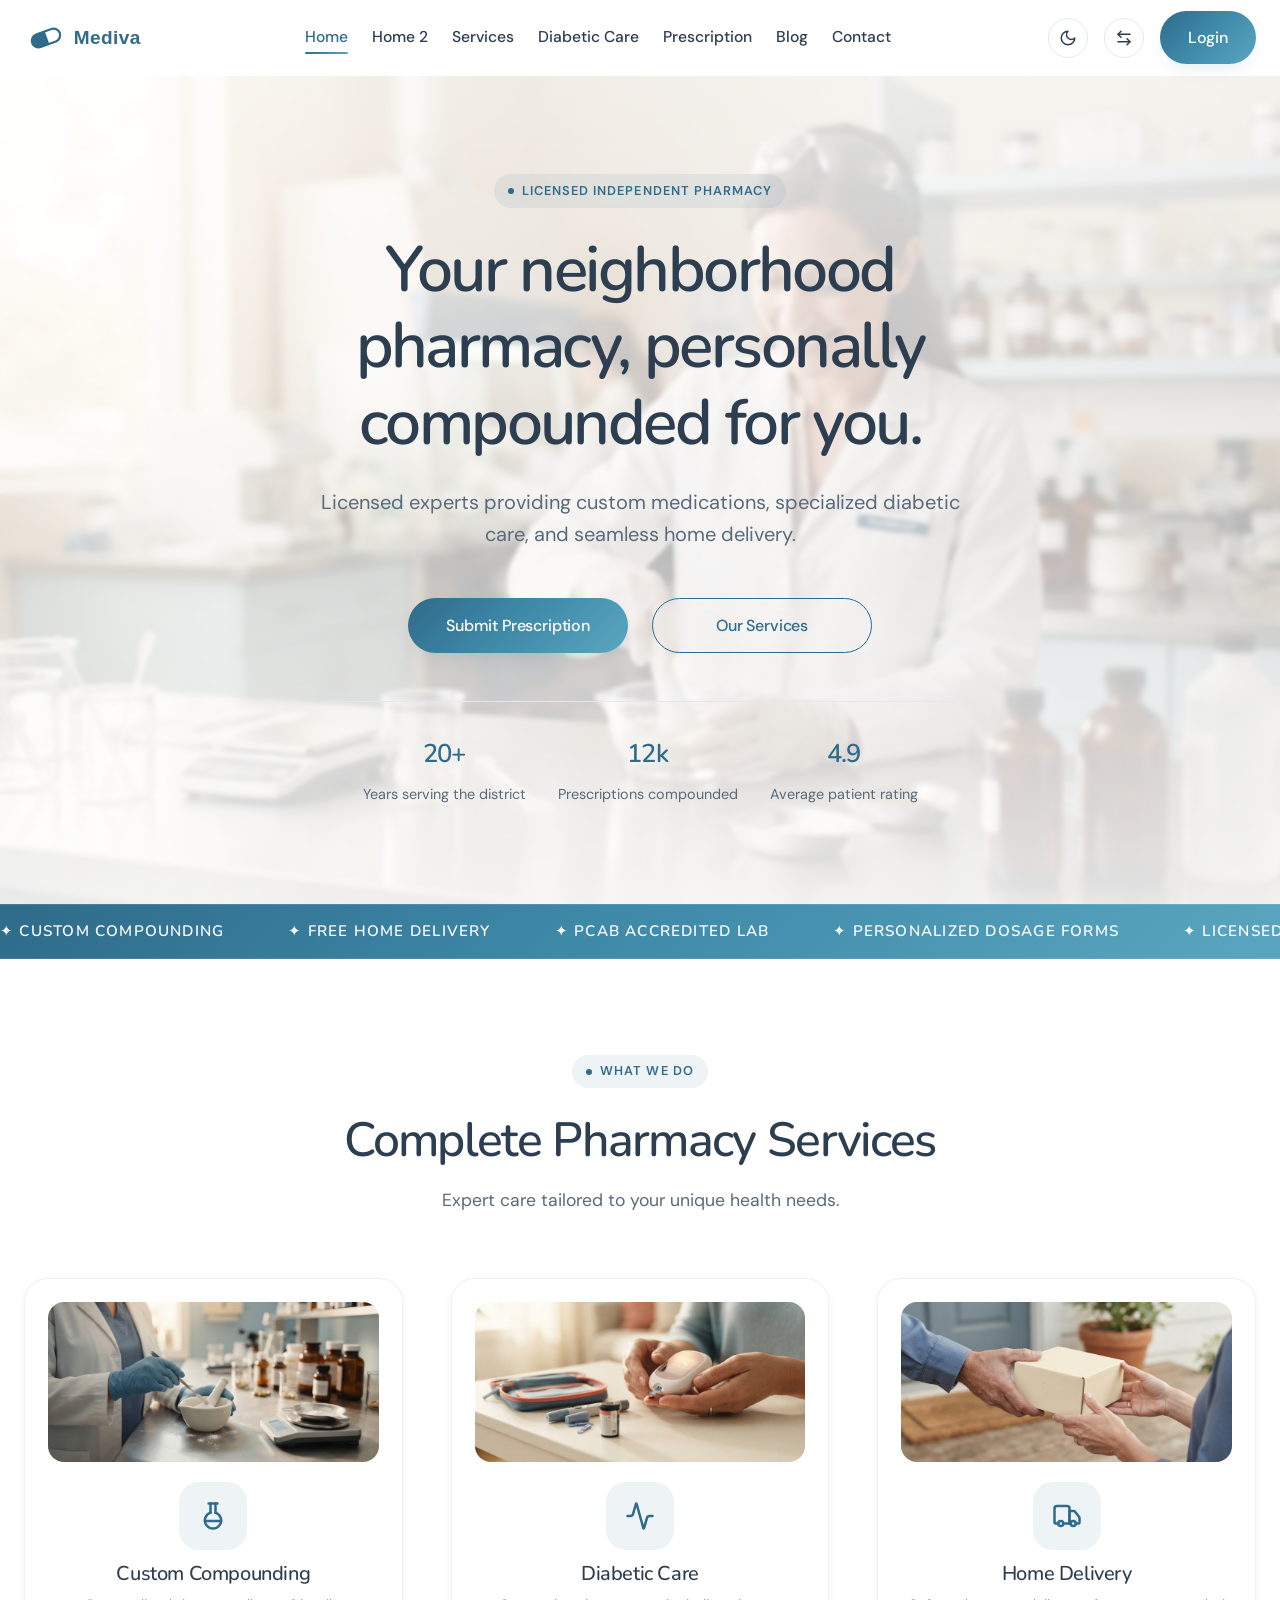
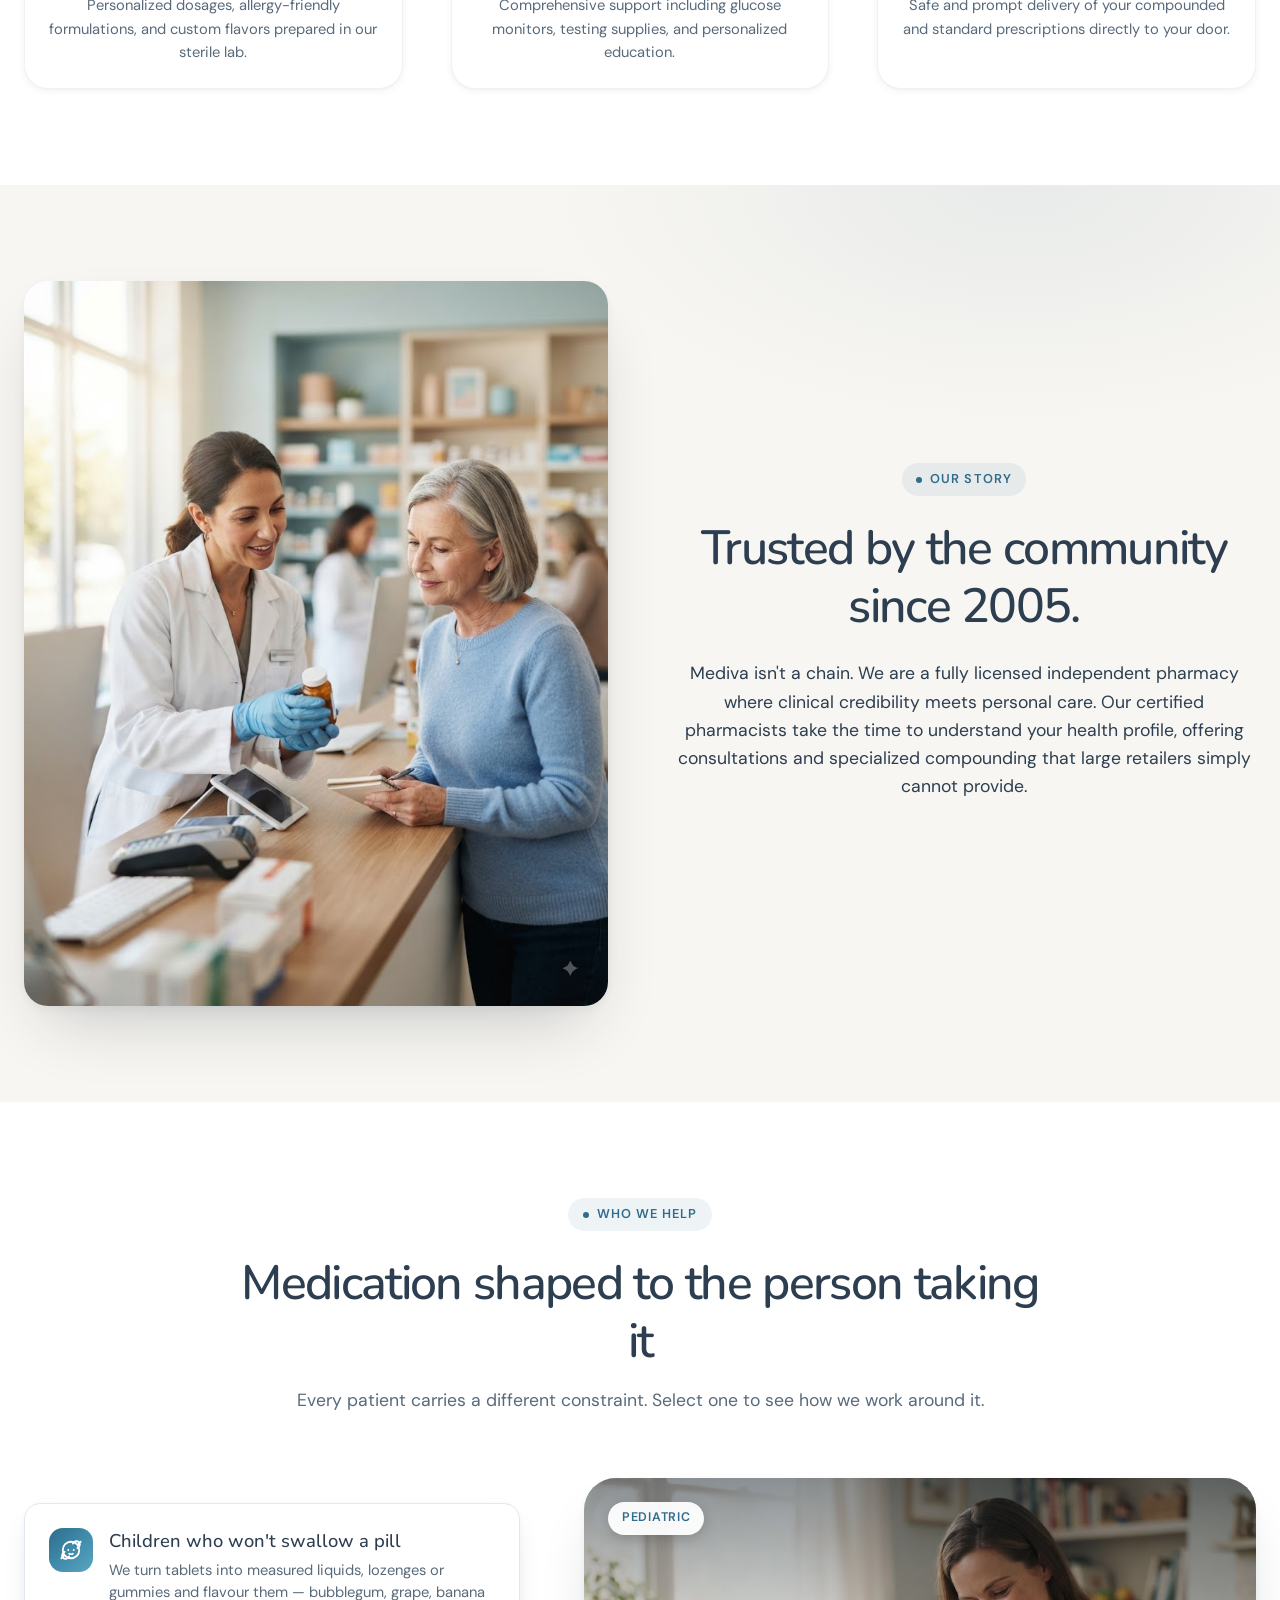
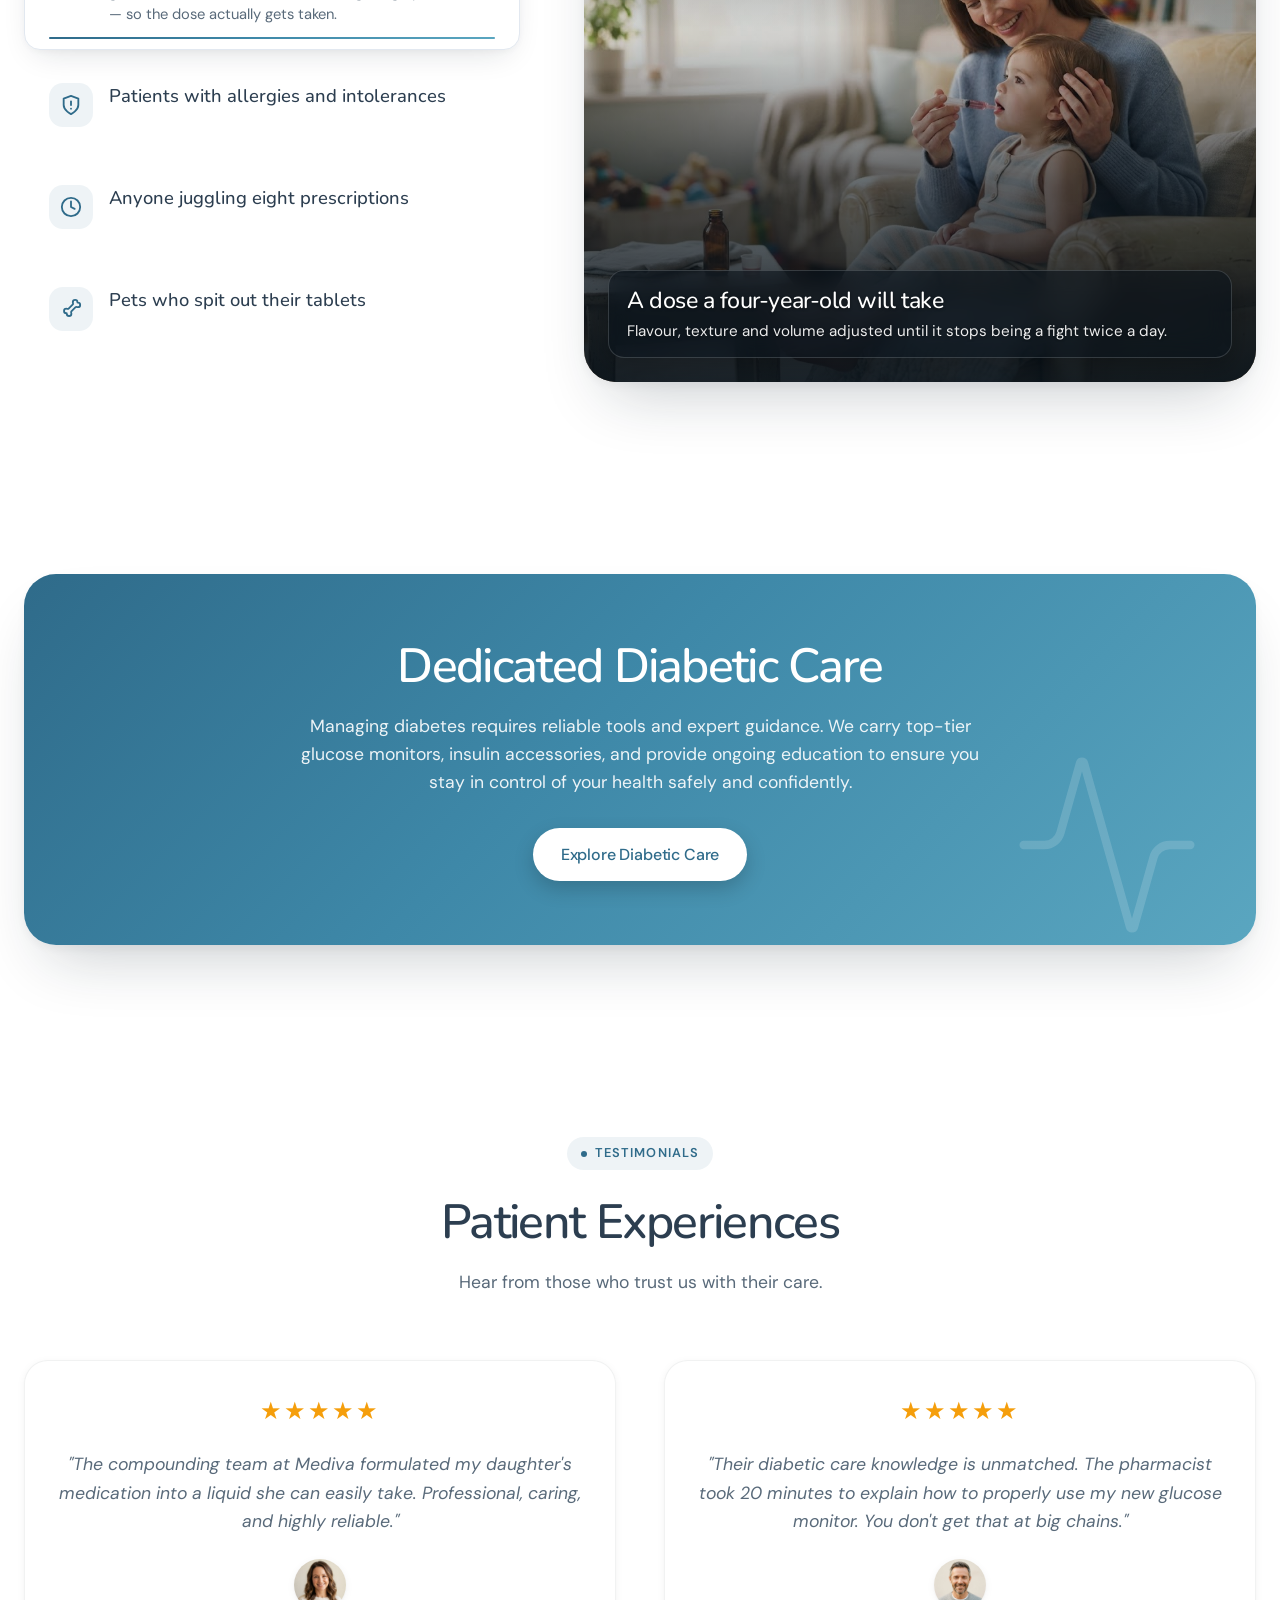
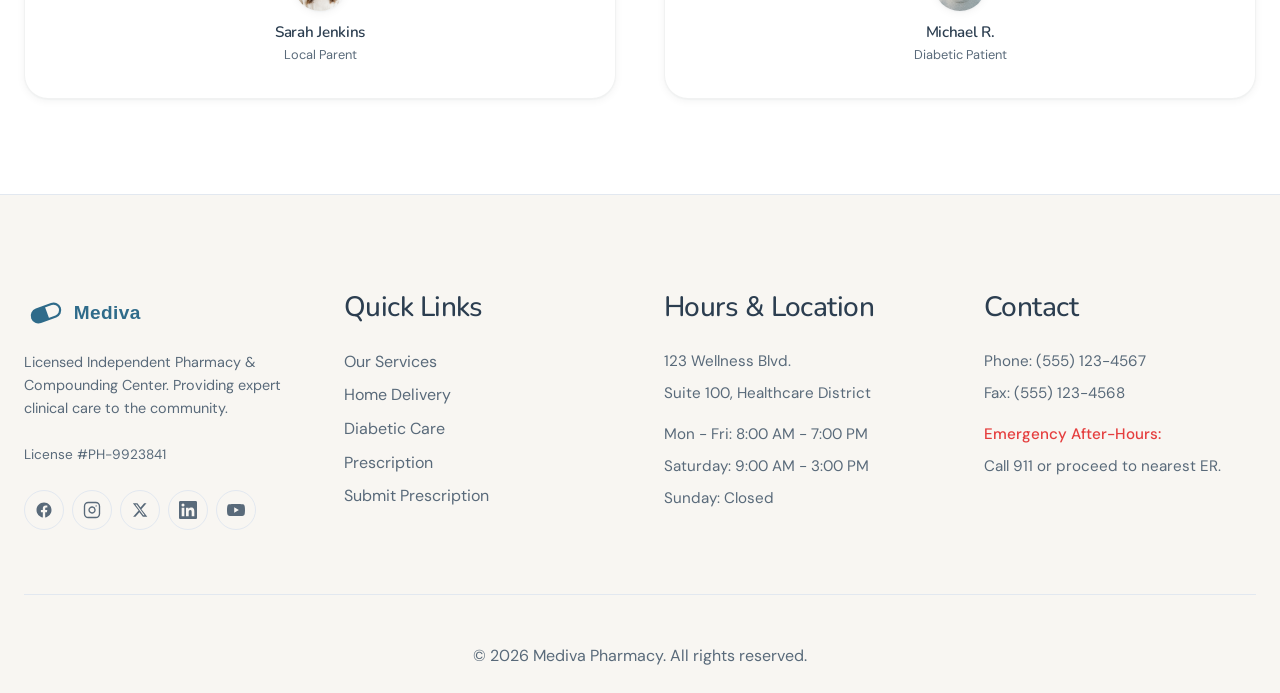
<file: index.html>
<!DOCTYPE html>
<html lang="en" dir="ltr">

<head>
  <meta charset="UTF-8">
  <meta name="viewport" content="width=device-width, initial-scale=1.0">
  <title>Mediva | Independent Pharmacy & Compounding Center</title>
  <meta name="description"
    content="Mediva is your local independent pharmacy specializing in custom compounding, diabetic care, and prescription delivery.">

  <!-- CSS -->
  <link rel="stylesheet" href="assets/css/style.css">
  <link rel="stylesheet" href="assets/css/rtl.css">

  <!-- JSON-LD Structured Data -->
  <script type="application/ld+json">
  {
    "@context": "https://schema.org",
    "@type": "Pharmacy",
    "name": "Mediva",
    "description": "Independent Pharmacy & Compounding Center",
    "url": "https://www.mediva-placeholder.com"
  }
  </script>

  <link rel="icon" type="image/png" href="assets/images/favicon.png">
</head>

<body>

  <!-- Navbar -->
  <header class="navbar">
    <div class="container nav-container">
      <a href="index.html" class="logo"><svg class="site-logo" xmlns="http://www.w3.org/2000/svg" viewBox="0 0 170 60" role="img" aria-label="Mediva"><g fill="none"><g transform="translate(30,30) rotate(-20)"><rect x="-20" y="-9" width="40" height="18" rx="9" ry="9" fill="none" stroke="currentColor" stroke-width="3"/><line x1="0" y1="-9" x2="0" y2="9" stroke="currentColor" stroke-width="3"/><path d="M -20 0 a 9 9 0 0 1 9 -9 h 11 v 18 h -11 a 9 9 0 0 1 -9 -9 z" fill="currentColor"/></g><text x="68" y="38" font-family="'Poppins','Segoe UI',Helvetica,Arial,sans-serif" font-size="26" font-weight="600" letter-spacing="0.5" fill="currentColor">Mediva</text></g></svg></a>

      <nav>
        <ul class="nav-menu">
          <li><a href="index.html" class="nav-link active">Home</a></li>
          <li><a href="home2.html" class="nav-link">Home 2</a></li>
          <li><a href="services.html" class="nav-link">Services</a></li>
          <li><a href="diabetic-care.html" class="nav-link">Diabetic Care</a></li>
          <li><a href="prescription.html" class="nav-link">Prescription</a></li>
          <li><a href="blog.html" class="nav-link">Blog</a></li>
          <li><a href="contact.html" class="nav-link">Contact</a></li>
        </ul>
      </nav>

      <div class="nav-actions">
        <button class="icon-btn theme-toggle" aria-label="Toggle dark mode">
          <!-- Icon injected by JS -->
        </button>
        <button class="icon-btn rtl-toggle" aria-label="Toggle RTL direction">
          <svg xmlns="http://www.w3.org/2000/svg" width="24" height="24" viewBox="0 0 24 24" fill="none"
            stroke="currentColor" stroke-width="2" stroke-linecap="round" stroke-linejoin="round"
            class="lucide lucide-arrow-left-right">
            <path d="M8 3 4 7l4 4" />
            <path d="M4 7h16" />
            <path d="m16 21 4-4-4-4" />
            <path d="M20 17H4" />
          </svg>
        </button>
        <a href="login.html" class="btn btn-primary">Login</a>
      </div>

      <button class="hamburger" aria-label="Open menu">
        <span></span>
        <span></span>
        <span></span>
      </button>
    </div>
  </header>

  <!-- Hamburger Drawer -->
  <div class="drawer-overlay"></div>
  <aside class="drawer">
    <div class="drawer-header">
      <span class="logo"><svg class="site-logo" xmlns="http://www.w3.org/2000/svg" viewBox="0 0 170 60" role="img" aria-label="Mediva"><g fill="none"><g transform="translate(30,30) rotate(-20)"><rect x="-20" y="-9" width="40" height="18" rx="9" ry="9" fill="none" stroke="currentColor" stroke-width="3"/><line x1="0" y1="-9" x2="0" y2="9" stroke="currentColor" stroke-width="3"/><path d="M -20 0 a 9 9 0 0 1 9 -9 h 11 v 18 h -11 a 9 9 0 0 1 -9 -9 z" fill="currentColor"/></g><text x="68" y="38" font-family="'Poppins','Segoe UI',Helvetica,Arial,sans-serif" font-size="26" font-weight="600" letter-spacing="0.5" fill="currentColor">Mediva</text></g></svg></span>
      <button class="close-drawer" aria-label="Close menu">&times;</button>
    </div>

    <ul class="drawer-menu">
      <li><a href="index.html" class="active">Home</a></li>
      <li><a href="home2.html">Home 2</a></li>
      <li><a href="services.html">Services</a></li>
      <li><a href="diabetic-care.html">Diabetic Care</a></li>
      <li><a href="prescription.html">Prescription</a></li>
      <li><a href="blog.html">Blog</a></li>
      <li><a href="contact.html">Contact</a></li>
    </ul>

    <div class="drawer-actions">
      <a href="login.html" class="btn btn-primary" style="width: 100%;">Login</a>
      <div class="drawer-toggles" style="justify-content: center;">
        <button class="icon-btn theme-toggle" aria-label="Toggle dark mode"></button>
        <button class="icon-btn rtl-toggle" aria-label="Toggle RTL direction">
          <svg xmlns="http://www.w3.org/2000/svg" width="24" height="24" viewBox="0 0 24 24" fill="none"
            stroke="currentColor" stroke-width="2" stroke-linecap="round" stroke-linejoin="round"
            class="lucide lucide-arrow-left-right">
            <path d="M8 3 4 7l4 4" />
            <path d="M4 7h16" />
            <path d="m16 21 4-4-4-4" />
            <path d="M20 17H4" />
          </svg>
        </button>
      </div>
    </div>
  </aside>

  <!-- Main Content -->
  <main>
    <!-- Hero Section -->
    <section class="hero-section hero-cover"
      style="background-image: url('assets/images/hero-pharmacist-compounding.jpg');">
      <div class="hero-veil"></div>
      <div class="container">
        <div class="hero-content">
          <span class="eyebrow">Licensed Independent Pharmacy</span>
          <h1>Your neighborhood pharmacy, personally compounded for you.</h1>
          <p>Licensed experts providing custom medications, specialized diabetic care, and seamless home delivery.</p>
          <div class="hero-actions">
            <a href="prescription.html" class="btn btn-primary">Submit Prescription</a>
            <a href="services.html" class="btn btn-outline">Our Services</a>
          </div>
          <div class="trust-strip centered">
            <div class="trust-item"><strong>20+</strong><span>Years serving the district</span></div>
            <div class="trust-item"><strong>12k</strong><span>Prescriptions compounded</span></div>
            <div class="trust-item"><strong>4.9</strong><span>Average patient rating</span></div>
          </div>
        </div>
      </div>
    </section>
    <!-- Marquee Strip -->
    <div class="marquee-strip">
      <div class="marquee-content">
        <span>✦ Custom Compounding</span>
        <span>✦ Free Home Delivery</span>
        <span>✦ PCAB Accredited Lab</span>
        <span>✦ Personalized Dosage Forms</span>
        <span>✦ Licensed Clinical Pharmacists</span>
        <span>✦ Diabetic Care Experts</span>
      </div>
      <div class="marquee-content" aria-hidden="true">
        <span>✦ Custom Compounding</span>
        <span>✦ Free Home Delivery</span>
        <span>✦ PCAB Accredited Lab</span>
        <span>✦ Personalized Dosage Forms</span>
        <span>✦ Licensed Clinical Pharmacists</span>
        <span>✦ Diabetic Care Experts</span>
      </div>
    </div>

    <!-- Services Overview -->
    <section class="container">
      <div class="section-header" data-reveal>
        <span class="eyebrow">What we do</span>
        <h2>Complete Pharmacy Services</h2>
        <p>Expert care tailored to your unique health needs.</p>
      </div>
      <div class="card-grid grid-3up" data-reveal data-reveal-delay="80">
        <a href="services.html" class="card" style="display: flex; flex-direction: column; padding: 1.5rem;">
          <img src="assets/images/custom-compounding.jpg" alt="Custom Compounding"
            style="width: 100%; height: 160px; object-fit: cover; border-radius: var(--radius-md); margin-bottom: 1.25rem;">
          <div class="card-icon" style="margin-bottom: 0.75rem;">
            <svg xmlns="http://www.w3.org/2000/svg" width="36" height="36" viewBox="0 0 24 24" fill="none"
              stroke="currentColor" stroke-width="2" stroke-linecap="round" stroke-linejoin="round"
              class="lucide lucide-flask-conical">
              <path d="M10 2v7.31" />
              <path d="M14 9.3V1.99" />
              <path d="M8.5 2h7" />
              <path d="M14 9.3a6.5 6.5 0 1 1-4 0" />
              <path d="M5.52 16h12.96" />
            </svg>
          </div>
          <h3 style="margin-bottom: 0.5rem; font-size: 1.25rem;">Custom Compounding</h3>
          <p style="margin-bottom: 0; font-size: 0.92rem; color: var(--text-secondary);">Personalized dosages,
            allergy-friendly formulations, and custom flavors prepared in our sterile lab.</p>
        </a>

        <a href="diabetic-care.html" class="card" style="display: flex; flex-direction: column; padding: 1.5rem;">
          <img src="assets/images/diabetic-care.jpg" alt="Diabetic Care"
            style="width: 100%; height: 160px; object-fit: cover; border-radius: var(--radius-md); margin-bottom: 1.25rem;">
          <div class="card-icon" style="margin-bottom: 0.75rem;">
            <svg xmlns="http://www.w3.org/2000/svg" width="36" height="36" viewBox="0 0 24 24" fill="none"
              stroke="currentColor" stroke-width="2" stroke-linecap="round" stroke-linejoin="round"
              class="lucide lucide-activity">
              <path
                d="M22 12h-2.48a2 2 0 0 0-1.93 1.46l-2.35 8.36a.25.25 0 0 1-.48 0L9.24 2.18a.25.25 0 0 0-.48 0l-2.35 8.36A2 2 0 0 1 4.48 12H2" />
            </svg>
          </div>
          <h3 style="margin-bottom: 0.5rem; font-size: 1.25rem;">Diabetic Care</h3>
          <p style="margin-bottom: 0; font-size: 0.92rem; color: var(--text-secondary);">Comprehensive support including
            glucose monitors, testing supplies, and personalized education.</p>
        </a>

        <a href="prescription.html#delivery" class="card"
          style="display: flex; flex-direction: column; padding: 1.5rem;">
          <img src="assets/images/home-delivery.jpg" alt="Home Delivery"
            style="width: 100%; height: 160px; object-fit: cover; border-radius: var(--radius-md); margin-bottom: 1.25rem;">
          <div class="card-icon" style="margin-bottom: 0.75rem;">
            <svg xmlns="http://www.w3.org/2000/svg" width="36" height="36" viewBox="0 0 24 24" fill="none"
              stroke="currentColor" stroke-width="2" stroke-linecap="round" stroke-linejoin="round"
              class="lucide lucide-truck">
              <path d="M14 18V6a2 2 0 0 0-2-2H4a2 2 0 0 0-2 2v11a1 1 0 0 0 1 1h2" />
              <path d="M15 18H9" />
              <path d="M19 18h2a1 1 0 0 0 1-1v-3.65a1 1 0 0 0-.22-.624l-3.48-4.35A1 1 0 0 0 17.52 8H14v10h1" />
              <circle cx="7" cy="18" r="2" />
              <circle cx="17" cy="18" r="2" />
            </svg>
          </div>
          <h3 style="margin-bottom: 0.5rem; font-size: 1.25rem;">Home Delivery</h3>
          <p style="margin-bottom: 0; font-size: 0.92rem; color: var(--text-secondary);">Safe and prompt delivery of
            your compounded and standard prescriptions directly to your door.</p>
        </a>
      </div>
    </section>

    <!-- About Section -->
    <section class="surface-band">
      <div class="container about-grid">
        <div class="about-image" data-reveal>
          <img src="assets/images/pharmacist-patient-consultation.jpg" alt="Pharmacist consulting patient"
            class="feature-media" style="width: 100%;">
        </div>
        <div class="about-text" data-reveal data-reveal-delay="120">
          <span class="eyebrow">Our story</span>
          <h2 style="margin-bottom: 1.5rem;">Trusted by the community since 2005.</h2>
          <p>Mediva isn't a chain. We are a fully licensed independent pharmacy where clinical credibility meets
            personal care. Our certified pharmacists take the time to understand your health profile, offering
            consultations and specialized compounding that large retailers simply cannot provide.</p>
        </div>
      </div>
    </section>
    <!-- Interactive Showcase: who we compound for -->
    <section class="container" id="inside">
      <div class="section-header" data-reveal>
        <span class="eyebrow">Who we help</span>
        <h2>Medication shaped to the person taking it</h2>
        <p>Every patient carries a different constraint. Select one to see how we work around it.</p>
      </div>

      <div class="showcase" data-showcase data-showcase-duration="6500" data-reveal>
        <div class="showcase-tabs" role="tablist" aria-label="Patients we compound for">
          <button class="showcase-tab" role="tab" id="sc-tab-1" aria-controls="sc-panel-1" aria-selected="true">
            <span class="showcase-tab-icon">
              <svg xmlns="http://www.w3.org/2000/svg" viewBox="0 0 24 24" fill="none" stroke="currentColor"
                stroke-width="2" stroke-linecap="round" stroke-linejoin="round">
                <path d="M9 12h.01" />
                <path d="M15 12h.01" />
                <path d="M10 16c.5.3 1.2.5 2 .5s1.5-.2 2-.5" />
                <path d="M22.5 3 20 5.5" />
                <path d="m14 5 1.5-1.5c1.4-1.4 3.7-1.4 5.1 0 1.4 1.4 1.4 3.7 0 5.1L19 10" />
                <path d="m10 19-1.5 1.5c-1.4 1.4-3.7 1.4-5.1 0-1.4-1.4-1.4-3.7 0-5.1L5 14" />
                <path d="M1.5 21 4 18.5" />
                <path d="M12 21a9 9 0 1 0 0-18 9 9 0 0 0 0 18Z" />
              </svg>
            </span>
            <span>
              <span class="showcase-tab-title">Children who won't swallow a pill</span>
              <p class="showcase-tab-desc">We turn tablets into measured liquids, lozenges or gummies and flavour them —
                bubblegum, grape, banana — so the dose actually gets taken.</p>
            </span>
            <span class="showcase-tab-progress"><i></i></span>
          </button>

          <button class="showcase-tab" role="tab" id="sc-tab-2" aria-controls="sc-panel-2" aria-selected="false"
            tabindex="-1">
            <span class="showcase-tab-icon">
              <svg xmlns="http://www.w3.org/2000/svg" viewBox="0 0 24 24" fill="none" stroke="currentColor"
                stroke-width="2" stroke-linecap="round" stroke-linejoin="round">
                <path d="M12 22s8-4 8-10V5l-8-3-8 3v7c0 6 8 10 8 10" />
                <path d="M12 8v4" />
                <path d="M12 16h.01" />
              </svg>
            </span>
            <span>
              <span class="showcase-tab-title">Patients with allergies and intolerances</span>
              <p class="showcase-tab-desc">Dyes, gluten, lactose, preservatives — we compound the pure active ingredient
                and leave the filler that was causing the reaction out entirely.</p>
            </span>
            <span class="showcase-tab-progress"><i></i></span>
          </button>

          <button class="showcase-tab" role="tab" id="sc-tab-3" aria-controls="sc-panel-3" aria-selected="false"
            tabindex="-1">
            <span class="showcase-tab-icon">
              <svg xmlns="http://www.w3.org/2000/svg" viewBox="0 0 24 24" fill="none" stroke="currentColor"
                stroke-width="2" stroke-linecap="round" stroke-linejoin="round">
                <circle cx="12" cy="12" r="10" />
                <polyline points="12 6 12 12 16 14" />
              </svg>
            </span>
            <span>
              <span class="showcase-tab-title">Anyone juggling eight prescriptions</span>
              <p class="showcase-tab-desc">We synchronise every refill to one date and pack the month into dated blister
                cards, so there is nothing left to remember or count.</p>
            </span>
            <span class="showcase-tab-progress"><i></i></span>
          </button>

          <button class="showcase-tab" role="tab" id="sc-tab-4" aria-controls="sc-panel-4" aria-selected="false"
            tabindex="-1">
            <span class="showcase-tab-icon">
              <svg xmlns="http://www.w3.org/2000/svg" viewBox="0 0 24 24" fill="none" stroke="currentColor"
                stroke-width="2" stroke-linecap="round" stroke-linejoin="round">
                <path
                  d="M17 10c.7-.7 1.69 0 2.5 0a2.5 2.5 0 1 0 0-5 .5.5 0 0 1-.5-.5 2.5 2.5 0 1 0-5 0c0 .81.7 1.8 0 2.5l-4.6 4.6c-.7.7-1.69 0-2.5 0a2.5 2.5 0 1 0 0 5 .5.5 0 0 1 .5.5 2.5 2.5 0 1 0 5 0c0-.81-.7-1.8 0-2.5Z" />
              </svg>
            </span>
            <span>
              <span class="showcase-tab-title">Pets who spit out their tablets</span>
              <p class="showcase-tab-desc">Tuna and beef-flavoured suspensions, or a transdermal gel dosed into the ear
                flap — veterinary strengths no commercial bottle offers.</p>
            </span>
            <span class="showcase-tab-progress"><i></i></span>
          </button>
        </div>

        <div class="showcase-stage">
          <div class="showcase-panel active" role="tabpanel" id="sc-panel-1" aria-labelledby="sc-tab-1">
            <span class="showcase-badge">Pediatric</span>
            <img src="assets/images/showcase-pediatric.jpg" alt="Young child being cared for at home">
            <div class="showcase-caption">
              <h4>A dose a four-year-old will take</h4>
              <p>Flavour, texture and volume adjusted until it stops being a fight twice a day.</p>
            </div>
          </div>

          <div class="showcase-panel" role="tabpanel" id="sc-panel-2" aria-labelledby="sc-tab-2" hidden>
            <span class="showcase-badge">Allergy-safe</span>
            <img src="assets/images/showcase-allergy-safe.jpg"
              alt="Pharmacist weighing pure ingredients for an allergy-safe formulation">
            <div class="showcase-caption">
              <h4>Only the ingredient you need</h4>
              <p>Bring us the reaction and the label — we rebuild the medication without the trigger.</p>
            </div>
          </div>

          <div class="showcase-panel" role="tabpanel" id="sc-panel-3" aria-labelledby="sc-tab-3" hidden>
            <span class="showcase-badge">Med sync</span>
            <img src="assets/images/showcase-med-sync.jpg" alt="Weekly medication organiser packed by date">
            <div class="showcase-caption">
              <h4>One pickup date, one card</h4>
              <p>Eight prescriptions, one monthly visit, and a pharmacist who reviews the whole list each cycle.</p>
            </div>
          </div>

          <div class="showcase-panel" role="tabpanel" id="sc-panel-4" aria-labelledby="sc-tab-4" hidden>
            <span class="showcase-badge">Veterinary</span>
            <img src="assets/images/showcase-veterinary.jpg" alt="Dog resting at home between doses">
            <div class="showcase-caption">
              <h4>Flavoured for the patient with fur</h4>
              <p>We work directly with your vet on strength, form and a taste your animal will accept.</p>
            </div>
          </div>
        </div>
      </div>
    </section>

    <!-- Diabetic Care Spotlight -->
    <section class="container">
      <div class="cta-banner" data-reveal>
        <div class="cta-banner-body">
          <h2>Dedicated Diabetic Care</h2>
          <p>Managing diabetes requires reliable tools and expert guidance. We carry top-tier glucose monitors, insulin
            accessories, and provide ongoing education to ensure you stay in control of your health safely and
            confidently.</p>
          <a href="diabetic-care.html" class="btn btn-light">Explore Diabetic Care</a>
        </div>
        <span class="cta-banner-mark" aria-hidden="true">
          <svg xmlns="http://www.w3.org/2000/svg" viewBox="0 0 24 24" fill="none" stroke="currentColor" stroke-width="1"
            stroke-linecap="round" stroke-linejoin="round">
            <path
              d="M22 12h-2.48a2 2 0 0 0-1.93 1.46l-2.35 8.36a.25.25 0 0 1-.48 0L9.24 2.18a.25.25 0 0 0-.48 0l-2.35 8.36A2 2 0 0 1 4.48 12H2" />
          </svg>
        </span>
      </div>
    </section>



    <!-- Testimonials -->
    <section class="container">
      <div class="section-header" data-reveal>
        <span class="eyebrow">Testimonials</span>
        <h2>Patient Experiences</h2>
        <p>Hear from those who trust us with their care.</p>
      </div>
      <div class="card-grid" data-reveal data-reveal-delay="80">
        <div class="card"
          style="text-align: center; align-items: center; display: flex; flex-direction: column; justify-content: space-between; height: 100%;">
          <div>
            <div style="color: #f59e0b; margin-bottom: 1.25rem; font-size: 1.5rem; letter-spacing: 2px;">★★★★★</div>
            <p style="font-style: italic; margin-bottom: 0;">"The compounding team at Mediva formulated my daughter's
              medication into a liquid she can easily take. Professional, caring, and highly reliable."</p>
          </div>
          <div
            style="display: flex; flex-direction: column; align-items: center; gap: 0.75rem; margin-top: 1.5rem; width: 100%;">
            <img src="assets/images/testimonial-sarah-jenkins.jpg" alt="Sarah Jenkins"
              style="width: 52px; height: 52px; border-radius: 50%; object-fit: cover; box-shadow: var(--shadow-sm);">
            <div>
              <h4 style="font-size: 0.95rem; margin: 0; font-weight: 600; color: var(--text-primary);">Sarah Jenkins
              </h4>
              <span style="font-size: 0.8rem; color: var(--text-secondary);">Local Parent</span>
            </div>
          </div>
        </div>
        <div class="card"
          style="text-align: center; align-items: center; display: flex; flex-direction: column; justify-content: space-between; height: 100%;">
          <div>
            <div style="color: #f59e0b; margin-bottom: 1.25rem; font-size: 1.5rem; letter-spacing: 2px;">★★★★★</div>
            <p style="font-style: italic; margin-bottom: 0;">"Their diabetic care knowledge is unmatched. The pharmacist
              took 20 minutes to explain how to properly use my new glucose monitor. You don't get that at big chains."
            </p>
          </div>
          <div
            style="display: flex; flex-direction: column; align-items: center; gap: 0.75rem; margin-top: 1.5rem; width: 100%;">
            <img src="assets/images/testimonial-michael-r.jpg" alt="Michael R."
              style="width: 52px; height: 52px; border-radius: 50%; object-fit: cover; box-shadow: var(--shadow-sm);">
            <div>
              <h4 style="font-size: 0.95rem; margin: 0; font-weight: 600; color: var(--text-primary);">Michael R.</h4>
              <span style="font-size: 0.8rem; color: var(--text-secondary);">Diabetic Patient</span>
            </div>
          </div>
        </div>
      </div>
    </section>
  </main>

  <!-- Footer -->
  <footer class="footer">
    <div class="container">
      <div class="footer-grid">
        <div class="footer-col">
          <a href="index.html" class="logo" style="display: block; margin-bottom: 1rem;"><svg class="site-logo" xmlns="http://www.w3.org/2000/svg" viewBox="0 0 170 60" role="img" aria-label="Mediva"><g fill="none"><g transform="translate(30,30) rotate(-20)"><rect x="-20" y="-9" width="40" height="18" rx="9" ry="9" fill="none" stroke="currentColor" stroke-width="3"/><line x1="0" y1="-9" x2="0" y2="9" stroke="currentColor" stroke-width="3"/><path d="M -20 0 a 9 9 0 0 1 9 -9 h 11 v 18 h -11 a 9 9 0 0 1 -9 -9 z" fill="currentColor"/></g><text x="68" y="38" font-family="'Poppins','Segoe UI',Helvetica,Arial,sans-serif" font-size="26" font-weight="600" letter-spacing="0.5" fill="currentColor">Mediva</text></g></svg></a>
          <p style="font-size: 0.9rem; color: var(--text-secondary);">Licensed Independent Pharmacy &amp; Compounding
            Center. Providing expert clinical care to the community.</p>
          <p style="font-size: 0.85rem; margin-top: 1rem; color: var(--text-secondary);">License #PH-9923841</p>
          <ul class="footer-social" aria-label="Mediva on social media">
            <li>
              <a href="#" aria-label="Mediva on Facebook">
                <svg xmlns="http://www.w3.org/2000/svg" viewBox="0 0 24 24" fill="currentColor" aria-hidden="true">
                  <path
                    d="M22 12.06C22 6.5 17.52 2 12 2S2 6.5 2 12.06c0 5.02 3.66 9.18 8.44 9.94v-7.03H7.9v-2.91h2.54V9.85c0-2.52 1.49-3.91 3.77-3.91 1.09 0 2.24.2 2.24.2v2.46h-1.26c-1.24 0-1.63.78-1.63 1.57v1.89h2.78l-.45 2.91h-2.33V22c4.78-.76 8.44-4.92 8.44-9.94Z" />
                </svg>
              </a>
            </li>
            <li>
              <a href="#" aria-label="Mediva on Instagram">
                <svg xmlns="http://www.w3.org/2000/svg" viewBox="0 0 24 24" fill="none" stroke="currentColor"
                  stroke-width="1.8" stroke-linecap="round" stroke-linejoin="round" aria-hidden="true">
                  <rect width="20" height="20" x="2" y="2" rx="5" />
                  <path d="M16 11.37A4 4 0 1 1 12.63 8 4 4 0 0 1 16 11.37Z" />
                  <line x1="17.5" x2="17.51" y1="6.5" y2="6.5" />
                </svg>
              </a>
            </li>
            <li>
              <a href="#" aria-label="Mediva on X">
                <svg xmlns="http://www.w3.org/2000/svg" viewBox="0 0 24 24" fill="currentColor" aria-hidden="true">
                  <path
                    d="M17.53 3h3.14l-6.86 7.84L21.75 21h-5.9l-4.62-6.04L5.94 21H2.8l7.33-8.38L2.5 3h6.05l4.18 5.52L17.53 3Zm-1.1 16.13h1.74L7.65 4.78H5.79l10.64 14.35Z" />
                </svg>
              </a>
            </li>
            <li>
              <a href="#" aria-label="Mediva on LinkedIn">
                <svg xmlns="http://www.w3.org/2000/svg" viewBox="0 0 24 24" fill="currentColor" aria-hidden="true">
                  <path
                    d="M20.45 20.45h-3.55v-5.57c0-1.33-.03-3.04-1.85-3.04-1.85 0-2.14 1.45-2.14 2.94v5.67H9.35V9h3.41v1.56h.05a3.74 3.74 0 0 1 3.37-1.85c3.6 0 4.27 2.37 4.27 5.46v6.28ZM5.34 7.43a2.06 2.06 0 1 1 0-4.12 2.06 2.06 0 0 1 0 4.12ZM7.12 20.45H3.56V9h3.56v11.45ZM22.22 0H1.77C.79 0 0 .77 0 1.72v20.56C0 23.23.79 24 1.77 24h20.45c.98 0 1.78-.77 1.78-1.72V1.72C24 .77 23.2 0 22.22 0Z" />
                </svg>
              </a>
            </li>
            <li>
              <a href="#" aria-label="Mediva on YouTube">
                <svg xmlns="http://www.w3.org/2000/svg" viewBox="0 0 24 24" fill="currentColor" aria-hidden="true">
                  <path
                    d="M23.5 6.5a3.02 3.02 0 0 0-2.12-2.14C19.5 3.85 12 3.85 12 3.85s-7.5 0-9.38.51A3.02 3.02 0 0 0 .5 6.5C0 8.38 0 12 0 12s0 3.62.5 5.5a3.02 3.02 0 0 0 2.12 2.14c1.88.51 9.38.51 9.38.51s7.5 0 9.38-.51a3.02 3.02 0 0 0 2.12-2.14C24 15.62 24 12 24 12s0-3.62-.5-5.5ZM9.6 15.57V8.43L15.82 12 9.6 15.57Z" />
                </svg>
              </a>
            </li>
          </ul>
        </div>
        <div class="footer-col">
          <h4>Quick Links</h4>
          <ul class="footer-links">
            <li><a href="services.html">Our Services</a></li>
            <li><a href="prescription.html#delivery">Home Delivery</a></li>
            <li><a href="diabetic-care.html">Diabetic Care</a></li>
            <li><a href="prescription.html">Prescription</a></li>
            <li><a href="prescription.html">Submit Prescription</a></li>
          </ul>
        </div>
        <div class="footer-col">
          <h4>Hours &amp; Location</h4>
          <ul class="footer-links" style="color: var(--text-secondary); font-size: 0.95rem;">
            <li>123 Wellness Blvd.</li>
            <li>Suite 100, Healthcare District</li>
            <li style="margin-top: 1rem;">Mon - Fri: 8:00 AM - 7:00 PM</li>
            <li>Saturday: 9:00 AM - 3:00 PM</li>
            <li>Sunday: Closed</li>
          </ul>
        </div>
        <div class="footer-col">
          <h4>Contact</h4>
          <ul class="footer-links" style="color: var(--text-secondary); font-size: 0.95rem;">
            <li>Phone: (555) 123-4567</li>
            <li>Fax: (555) 123-4568</li>
            <li style="margin-top: 1rem; color: var(--error-color); font-weight: 500;">Emergency After-Hours:</li>
            <li>Call 911 or proceed to nearest ER.</li>
          </ul>
        </div>
      </div>
      <div class="footer-bottom">
        &copy; 2026 Mediva Pharmacy. All rights reserved.
      </div>
    </div>
  </footer>

  <!-- JS -->
  <script src="assets/js/main.js"></script>
</body>

</html>
</file>
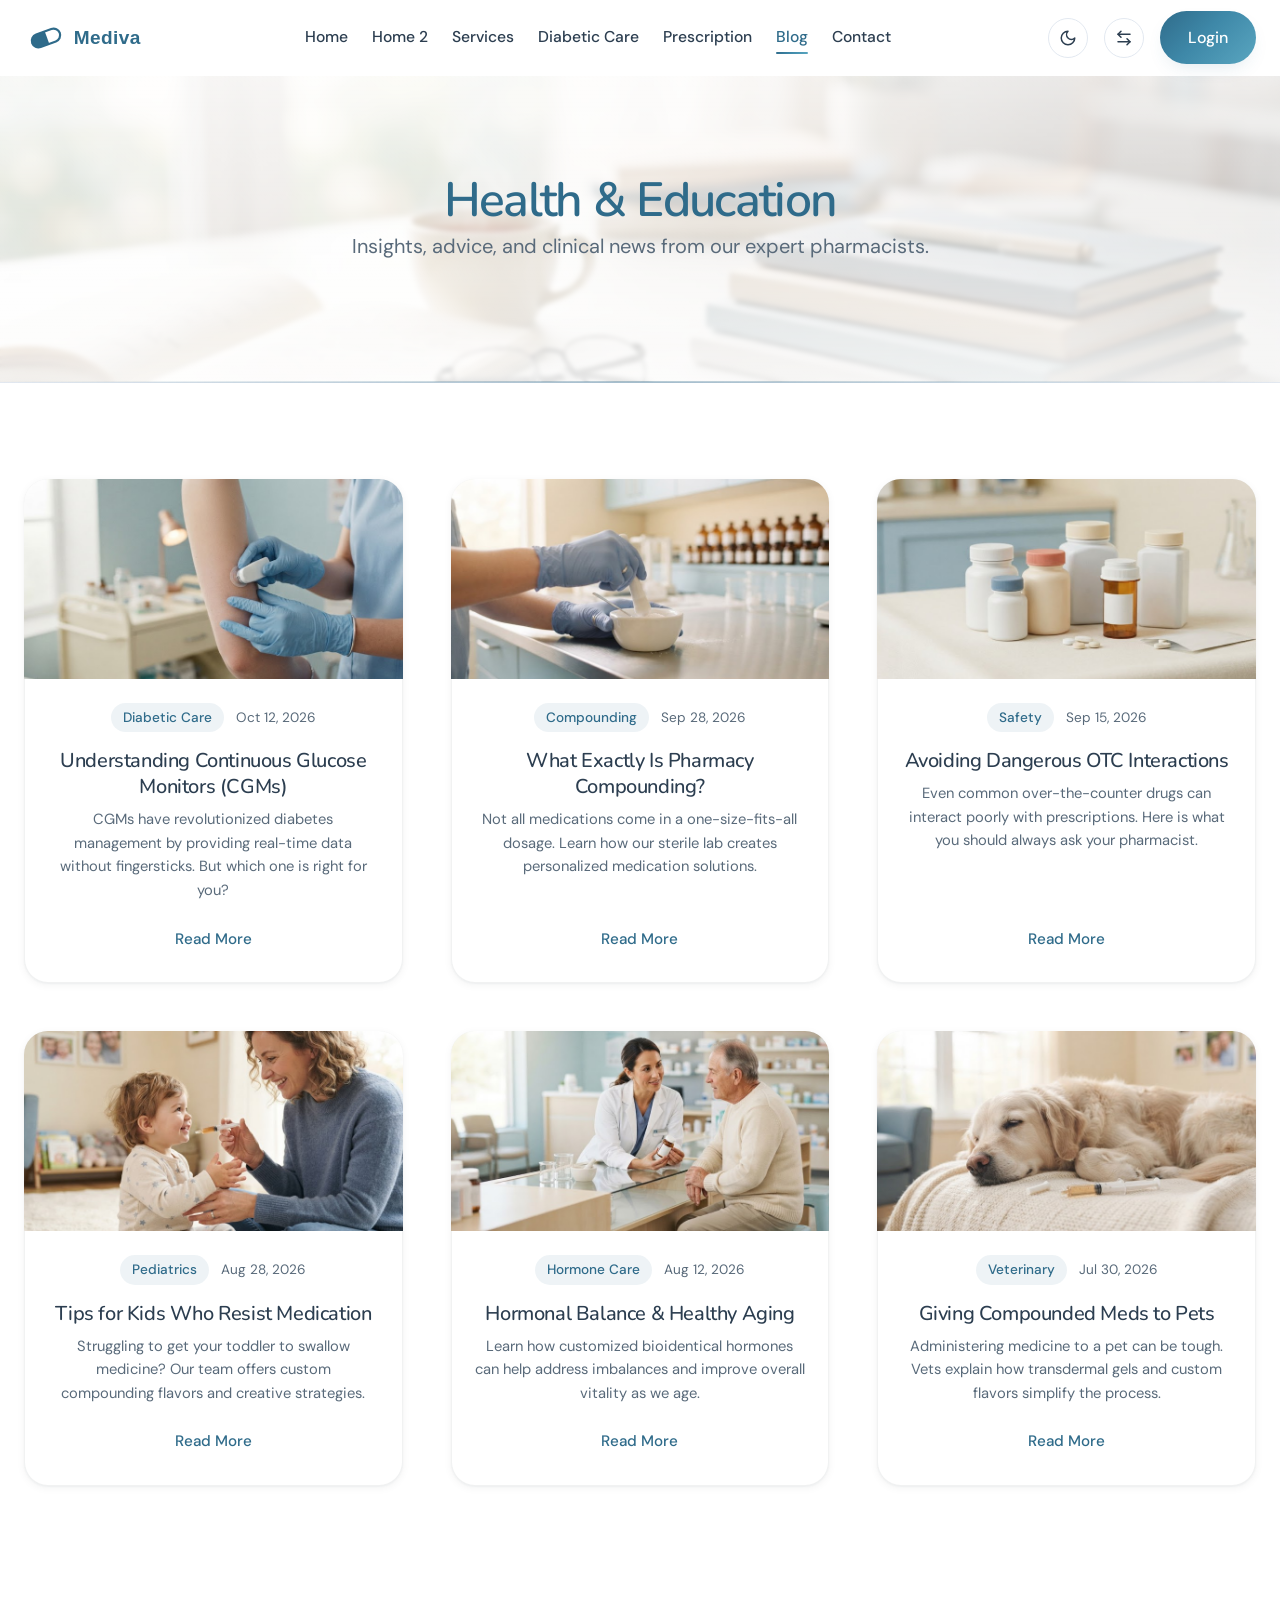
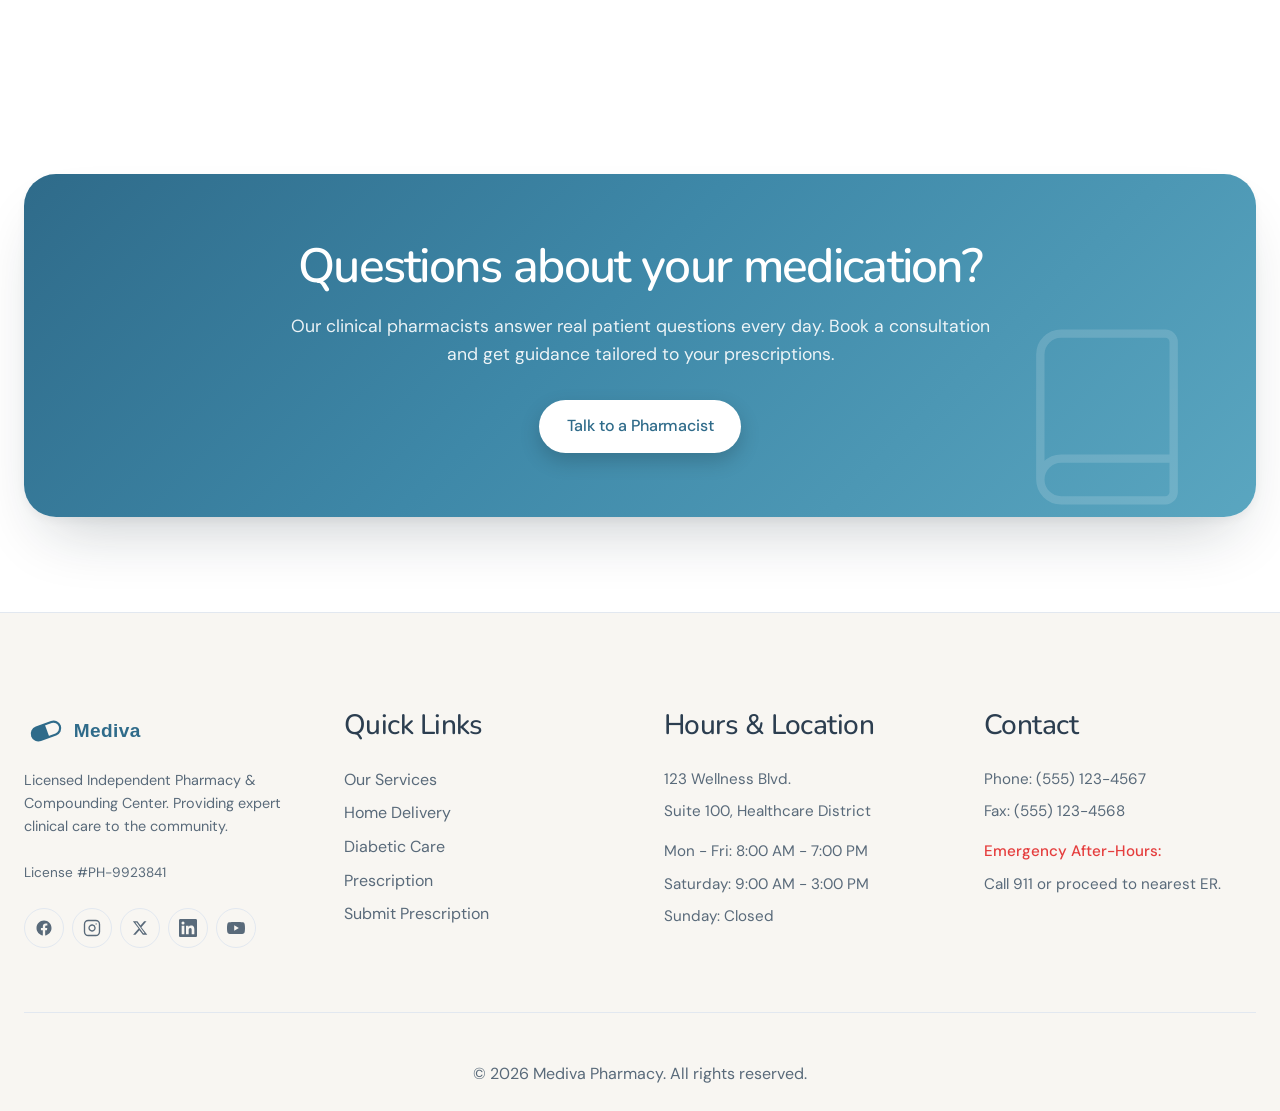
<file: blog.html>
<!DOCTYPE html>
<html lang="en" dir="ltr">

<head>
  <meta charset="UTF-8">
  <meta name="viewport" content="width=device-width, initial-scale=1.0">
  <title>Mediva | Health & Education Blog</title>
  <meta name="description"
    content="Read educational articles on medication safety, diabetic care, and custom compounding from Mediva's clinical pharmacists.">

  <link rel="stylesheet" href="assets/css/style.css">
  <link rel="stylesheet" href="assets/css/rtl.css">

  <link rel="icon" type="image/png" href="assets/images/favicon.png">
</head>

<body>

  <!-- Navbar -->
  <header class="navbar">
    <div class="container nav-container">
      <a href="index.html" class="logo"><svg class="site-logo" xmlns="http://www.w3.org/2000/svg" viewBox="0 0 170 60" role="img" aria-label="Mediva"><g fill="none"><g transform="translate(30,30) rotate(-20)"><rect x="-20" y="-9" width="40" height="18" rx="9" ry="9" fill="none" stroke="currentColor" stroke-width="3"/><line x1="0" y1="-9" x2="0" y2="9" stroke="currentColor" stroke-width="3"/><path d="M -20 0 a 9 9 0 0 1 9 -9 h 11 v 18 h -11 a 9 9 0 0 1 -9 -9 z" fill="currentColor"/></g><text x="68" y="38" font-family="'Poppins','Segoe UI',Helvetica,Arial,sans-serif" font-size="26" font-weight="600" letter-spacing="0.5" fill="currentColor">Mediva</text></g></svg></a>

      <nav>
        <ul class="nav-menu">
          <li><a href="index.html" class="nav-link">Home</a></li>
          <li><a href="home2.html" class="nav-link">Home 2</a></li>
          <li><a href="services.html" class="nav-link">Services</a></li>
          <li><a href="diabetic-care.html" class="nav-link">Diabetic Care</a></li>
          <li><a href="prescription.html" class="nav-link">Prescription</a></li>
          <li><a href="blog.html" class="nav-link active">Blog</a></li>
          <li><a href="contact.html" class="nav-link">Contact</a></li>
        </ul>
      </nav>

      <div class="nav-actions">
        <button class="icon-btn theme-toggle" aria-label="Toggle dark mode"></button>
        <button class="icon-btn rtl-toggle" aria-label="Toggle RTL direction">
          <svg xmlns="http://www.w3.org/2000/svg" width="24" height="24" viewBox="0 0 24 24" fill="none"
            stroke="currentColor" stroke-width="2" stroke-linecap="round" stroke-linejoin="round"
            class="lucide lucide-arrow-left-right">
            <path d="M8 3 4 7l4 4" />
            <path d="M4 7h16" />
            <path d="m16 21 4-4-4-4" />
            <path d="M20 17H4" />
          </svg>
        </button>
        <a href="login.html" class="btn btn-primary">Login</a>
      </div>

      <button class="hamburger" aria-label="Open menu">
        <span></span><span></span><span></span>
      </button>
    </div>
  </header>

  <!-- Hamburger Drawer -->
  <div class="drawer-overlay"></div>
  <aside class="drawer">
    <div class="drawer-header">
      <span class="logo"><svg class="site-logo" xmlns="http://www.w3.org/2000/svg" viewBox="0 0 170 60" role="img" aria-label="Mediva"><g fill="none"><g transform="translate(30,30) rotate(-20)"><rect x="-20" y="-9" width="40" height="18" rx="9" ry="9" fill="none" stroke="currentColor" stroke-width="3"/><line x1="0" y1="-9" x2="0" y2="9" stroke="currentColor" stroke-width="3"/><path d="M -20 0 a 9 9 0 0 1 9 -9 h 11 v 18 h -11 a 9 9 0 0 1 -9 -9 z" fill="currentColor"/></g><text x="68" y="38" font-family="'Poppins','Segoe UI',Helvetica,Arial,sans-serif" font-size="26" font-weight="600" letter-spacing="0.5" fill="currentColor">Mediva</text></g></svg></span>
      <button class="close-drawer" aria-label="Close menu">&times;</button>
    </div>

    <ul class="drawer-menu">
      <li><a href="index.html">Home</a></li>
      <li><a href="home2.html">Home 2</a></li>
      <li><a href="services.html">Services</a></li>
      <li><a href="diabetic-care.html">Diabetic Care</a></li>
      <li><a href="prescription.html">Prescription</a></li>
      <li><a href="blog.html" class="active">Blog</a></li>
      <li><a href="contact.html">Contact</a></li>
    </ul>

    <div class="drawer-actions">
      <a href="login.html" class="btn btn-primary" style="width: 100%;">Login</a>
      <div class="drawer-toggles" style="justify-content: center;">
        <button class="icon-btn theme-toggle" aria-label="Toggle dark mode"></button>
        <button class="icon-btn rtl-toggle" aria-label="Toggle RTL direction">
          <svg xmlns="http://www.w3.org/2000/svg" width="24" height="24" viewBox="0 0 24 24" fill="none"
            stroke="currentColor" stroke-width="2" stroke-linecap="round" stroke-linejoin="round"
            class="lucide lucide-arrow-left-right">
            <path d="M8 3 4 7l4 4" />
            <path d="M4 7h16" />
            <path d="m16 21 4-4-4-4" />
            <path d="M20 17H4" />
          </svg>
        </button>
      </div>
    </div>
  </aside>

  <!-- Main Content -->
  <main>
    <!-- Page Hero -->
    <section class="page-hero has-image" style="background-image: url('assets/images/page-hero-health-education.jpg');">
      <div class="hero-veil"></div>
      <div class="container">
        <div class="section-header">
          <h1>Health & Education</h1>
          <p>Insights, advice, and clinical news from our expert pharmacists.</p>
        </div>
      </div>
    </section>

    <section class="container">

      <div class="card-grid grid-3up grid-even" style="margin-bottom: var(--spacing-12); row-gap: var(--spacing-6);">
        <!-- Blog Post 1 -->
        <article class="card post-card">
          <img src="assets/images/blog-cgm-monitors.jpg" alt="Blood sugar test" class="post-card-img">
          <div class="post-card-body">
            <div>
              <div class="post-meta">
                <span class="post-tag">Diabetic Care</span>
                <span>Oct 12, 2026</span>
              </div>
              <h3><a href="blog-single.html">Understanding Continuous Glucose Monitors (CGMs)</a></h3>
              <p>CGMs have revolutionized diabetes management by providing real-time data without fingersticks. But
                which one is right for you?</p>
            </div>
            <a href="blog-single.html" class="post-link">Read More</a>
          </div>
        </article>

        <!-- Blog Post 2 -->
        <article class="card post-card">
          <img src="assets/images/blog-what-is-compounding.jpg" alt="Compounding medication" class="post-card-img">
          <div class="post-card-body">
            <div>
              <div class="post-meta">
                <span class="post-tag">Compounding</span>
                <span>Sep 28, 2026</span>
              </div>
              <h3><a href="blog-single.html">What Exactly Is Pharmacy Compounding?</a></h3>
              <p>Not all medications come in a one-size-fits-all dosage. Learn how our sterile lab creates personalized
                medication solutions.</p>
            </div>
            <a href="blog-single.html" class="post-link">Read More</a>
          </div>
        </article>

        <!-- Blog Post 3 -->
        <article class="card post-card">
          <img src="assets/images/blog-otc-interactions.jpg" alt="Pills and supplements" class="post-card-img">
          <div class="post-card-body">
            <div>
              <div class="post-meta">
                <span class="post-tag">Safety</span>
                <span>Sep 15, 2026</span>
              </div>
              <h3><a href="blog-single.html">Avoiding Dangerous OTC Interactions</a></h3>
              <p>Even common over-the-counter drugs can interact poorly with prescriptions. Here is what you should
                always ask your pharmacist.</p>
            </div>
            <a href="blog-single.html" class="post-link">Read More</a>
          </div>
        </article>

        <!-- Blog Post 4 -->
        <article class="card post-card">
          <img src="assets/images/blog-pediatric-tips.jpg" alt="Pediatric medicine tips" class="post-card-img">
          <div class="post-card-body">
            <div>
              <div class="post-meta">
                <span class="post-tag">Pediatrics</span>
                <span>Aug 28, 2026</span>
              </div>
              <h3><a href="blog-single.html">Tips for Kids Who Resist Medication</a></h3>
              <p>Struggling to get your toddler to swallow medicine? Our team offers custom compounding flavors and
                creative strategies.</p>
            </div>
            <a href="blog-single.html" class="post-link">Read More</a>
          </div>
        </article>

        <!-- Blog Post 5 -->
        <article class="card post-card">
          <img src="assets/images/blog-hormone-balance.jpg" alt="Consultation" class="post-card-img">
          <div class="post-card-body">
            <div>
              <div class="post-meta">
                <span class="post-tag">Hormone Care</span>
                <span>Aug 12, 2026</span>
              </div>
              <h3><a href="blog-single.html">Hormonal Balance & Healthy Aging</a></h3>
              <p>Learn how customized bioidentical hormones can help address imbalances and improve overall vitality as
                we age.</p>
            </div>
            <a href="blog-single.html" class="post-link">Read More</a>
          </div>
        </article>

        <!-- Blog Post 6 -->
        <article class="card post-card">
          <img src="assets/images/blog-pets-compounded-meds.jpg" alt="Dog at home" class="post-card-img">
          <div class="post-card-body">
            <div>
              <div class="post-meta">
                <span class="post-tag">Veterinary</span>
                <span>Jul 30, 2026</span>
              </div>
              <h3><a href="blog-single.html">Giving Compounded Meds to Pets</a></h3>
              <p>Administering medicine to a pet can be tough. Vets explain how transdermal gels and custom flavors
                simplify the process.</p>
            </div>
            <a href="blog-single.html" class="post-link">Read More</a>
          </div>
        </article>
      </div>

    </section>

    <!-- CTA Banner -->
    <section class="container">
      <div class="cta-banner" data-reveal>
        <div class="cta-banner-body">
          <h2>Questions about your medication?</h2>
          <p>Our clinical pharmacists answer real patient questions every day. Book a consultation and get guidance
            tailored to your prescriptions.</p>
          <a href="contact.html" class="btn btn-light">Talk to a Pharmacist</a>
        </div>
        <span class="cta-banner-mark" aria-hidden="true">
          <svg xmlns="http://www.w3.org/2000/svg" viewBox="0 0 24 24" fill="none" stroke="currentColor" stroke-width="1"
            stroke-linecap="round" stroke-linejoin="round">
            <path d="M4 19.5v-15A2.5 2.5 0 0 1 6.5 2H19a1 1 0 0 1 1 1v18a1 1 0 0 1-1 1H6.5a1 1 0 0 1 0-5H20" />
          </svg>
        </span>
      </div>
    </section>
  </main>

  <!-- Footer -->
  <footer class="footer">
    <div class="container">
      <div class="footer-grid">
        <div class="footer-col">
          <a href="index.html" class="logo" style="display: block; margin-bottom: 1rem;"><svg class="site-logo" xmlns="http://www.w3.org/2000/svg" viewBox="0 0 170 60" role="img" aria-label="Mediva"><g fill="none"><g transform="translate(30,30) rotate(-20)"><rect x="-20" y="-9" width="40" height="18" rx="9" ry="9" fill="none" stroke="currentColor" stroke-width="3"/><line x1="0" y1="-9" x2="0" y2="9" stroke="currentColor" stroke-width="3"/><path d="M -20 0 a 9 9 0 0 1 9 -9 h 11 v 18 h -11 a 9 9 0 0 1 -9 -9 z" fill="currentColor"/></g><text x="68" y="38" font-family="'Poppins','Segoe UI',Helvetica,Arial,sans-serif" font-size="26" font-weight="600" letter-spacing="0.5" fill="currentColor">Mediva</text></g></svg></a>
          <p style="font-size: 0.9rem; color: var(--text-secondary);">Licensed Independent Pharmacy &amp; Compounding
            Center. Providing expert clinical care to the community.</p>
          <p style="font-size: 0.85rem; margin-top: 1rem; color: var(--text-secondary);">License #PH-9923841</p>
          <ul class="footer-social" aria-label="Mediva on social media">
            <li>
              <a href="#" aria-label="Mediva on Facebook">
                <svg xmlns="http://www.w3.org/2000/svg" viewBox="0 0 24 24" fill="currentColor" aria-hidden="true">
                  <path
                    d="M22 12.06C22 6.5 17.52 2 12 2S2 6.5 2 12.06c0 5.02 3.66 9.18 8.44 9.94v-7.03H7.9v-2.91h2.54V9.85c0-2.52 1.49-3.91 3.77-3.91 1.09 0 2.24.2 2.24.2v2.46h-1.26c-1.24 0-1.63.78-1.63 1.57v1.89h2.78l-.45 2.91h-2.33V22c4.78-.76 8.44-4.92 8.44-9.94Z" />
                </svg>
              </a>
            </li>
            <li>
              <a href="#" aria-label="Mediva on Instagram">
                <svg xmlns="http://www.w3.org/2000/svg" viewBox="0 0 24 24" fill="none" stroke="currentColor"
                  stroke-width="1.8" stroke-linecap="round" stroke-linejoin="round" aria-hidden="true">
                  <rect width="20" height="20" x="2" y="2" rx="5" />
                  <path d="M16 11.37A4 4 0 1 1 12.63 8 4 4 0 0 1 16 11.37Z" />
                  <line x1="17.5" x2="17.51" y1="6.5" y2="6.5" />
                </svg>
              </a>
            </li>
            <li>
              <a href="#" aria-label="Mediva on X">
                <svg xmlns="http://www.w3.org/2000/svg" viewBox="0 0 24 24" fill="currentColor" aria-hidden="true">
                  <path
                    d="M17.53 3h3.14l-6.86 7.84L21.75 21h-5.9l-4.62-6.04L5.94 21H2.8l7.33-8.38L2.5 3h6.05l4.18 5.52L17.53 3Zm-1.1 16.13h1.74L7.65 4.78H5.79l10.64 14.35Z" />
                </svg>
              </a>
            </li>
            <li>
              <a href="#" aria-label="Mediva on LinkedIn">
                <svg xmlns="http://www.w3.org/2000/svg" viewBox="0 0 24 24" fill="currentColor" aria-hidden="true">
                  <path
                    d="M20.45 20.45h-3.55v-5.57c0-1.33-.03-3.04-1.85-3.04-1.85 0-2.14 1.45-2.14 2.94v5.67H9.35V9h3.41v1.56h.05a3.74 3.74 0 0 1 3.37-1.85c3.6 0 4.27 2.37 4.27 5.46v6.28ZM5.34 7.43a2.06 2.06 0 1 1 0-4.12 2.06 2.06 0 0 1 0 4.12ZM7.12 20.45H3.56V9h3.56v11.45ZM22.22 0H1.77C.79 0 0 .77 0 1.72v20.56C0 23.23.79 24 1.77 24h20.45c.98 0 1.78-.77 1.78-1.72V1.72C24 .77 23.2 0 22.22 0Z" />
                </svg>
              </a>
            </li>
            <li>
              <a href="#" aria-label="Mediva on YouTube">
                <svg xmlns="http://www.w3.org/2000/svg" viewBox="0 0 24 24" fill="currentColor" aria-hidden="true">
                  <path
                    d="M23.5 6.5a3.02 3.02 0 0 0-2.12-2.14C19.5 3.85 12 3.85 12 3.85s-7.5 0-9.38.51A3.02 3.02 0 0 0 .5 6.5C0 8.38 0 12 0 12s0 3.62.5 5.5a3.02 3.02 0 0 0 2.12 2.14c1.88.51 9.38.51 9.38.51s7.5 0 9.38-.51a3.02 3.02 0 0 0 2.12-2.14C24 15.62 24 12 24 12s0-3.62-.5-5.5ZM9.6 15.57V8.43L15.82 12 9.6 15.57Z" />
                </svg>
              </a>
            </li>
          </ul>
        </div>
        <div class="footer-col">
          <h4>Quick Links</h4>
          <ul class="footer-links">
            <li><a href="services.html">Our Services</a></li>
            <li><a href="prescription.html#delivery">Home Delivery</a></li>
            <li><a href="diabetic-care.html">Diabetic Care</a></li>
            <li><a href="prescription.html">Prescription</a></li>
            <li><a href="prescription.html">Submit Prescription</a></li>
          </ul>
        </div>
        <div class="footer-col">
          <h4>Hours &amp; Location</h4>
          <ul class="footer-links" style="color: var(--text-secondary); font-size: 0.95rem;">
            <li>123 Wellness Blvd.</li>
            <li>Suite 100, Healthcare District</li>
            <li style="margin-top: 1rem;">Mon - Fri: 8:00 AM - 7:00 PM</li>
            <li>Saturday: 9:00 AM - 3:00 PM</li>
            <li>Sunday: Closed</li>
          </ul>
        </div>
        <div class="footer-col">
          <h4>Contact</h4>
          <ul class="footer-links" style="color: var(--text-secondary); font-size: 0.95rem;">
            <li>Phone: (555) 123-4567</li>
            <li>Fax: (555) 123-4568</li>
            <li style="margin-top: 1rem; color: var(--error-color); font-weight: 500;">Emergency After-Hours:</li>
            <li>Call 911 or proceed to nearest ER.</li>
          </ul>
        </div>
      </div>
      <div class="footer-bottom">
        &copy; 2026 Mediva Pharmacy. All rights reserved.
      </div>
    </div>
  </footer>

  <script src="assets/js/main.js"></script>
</body>

</html>
</file>
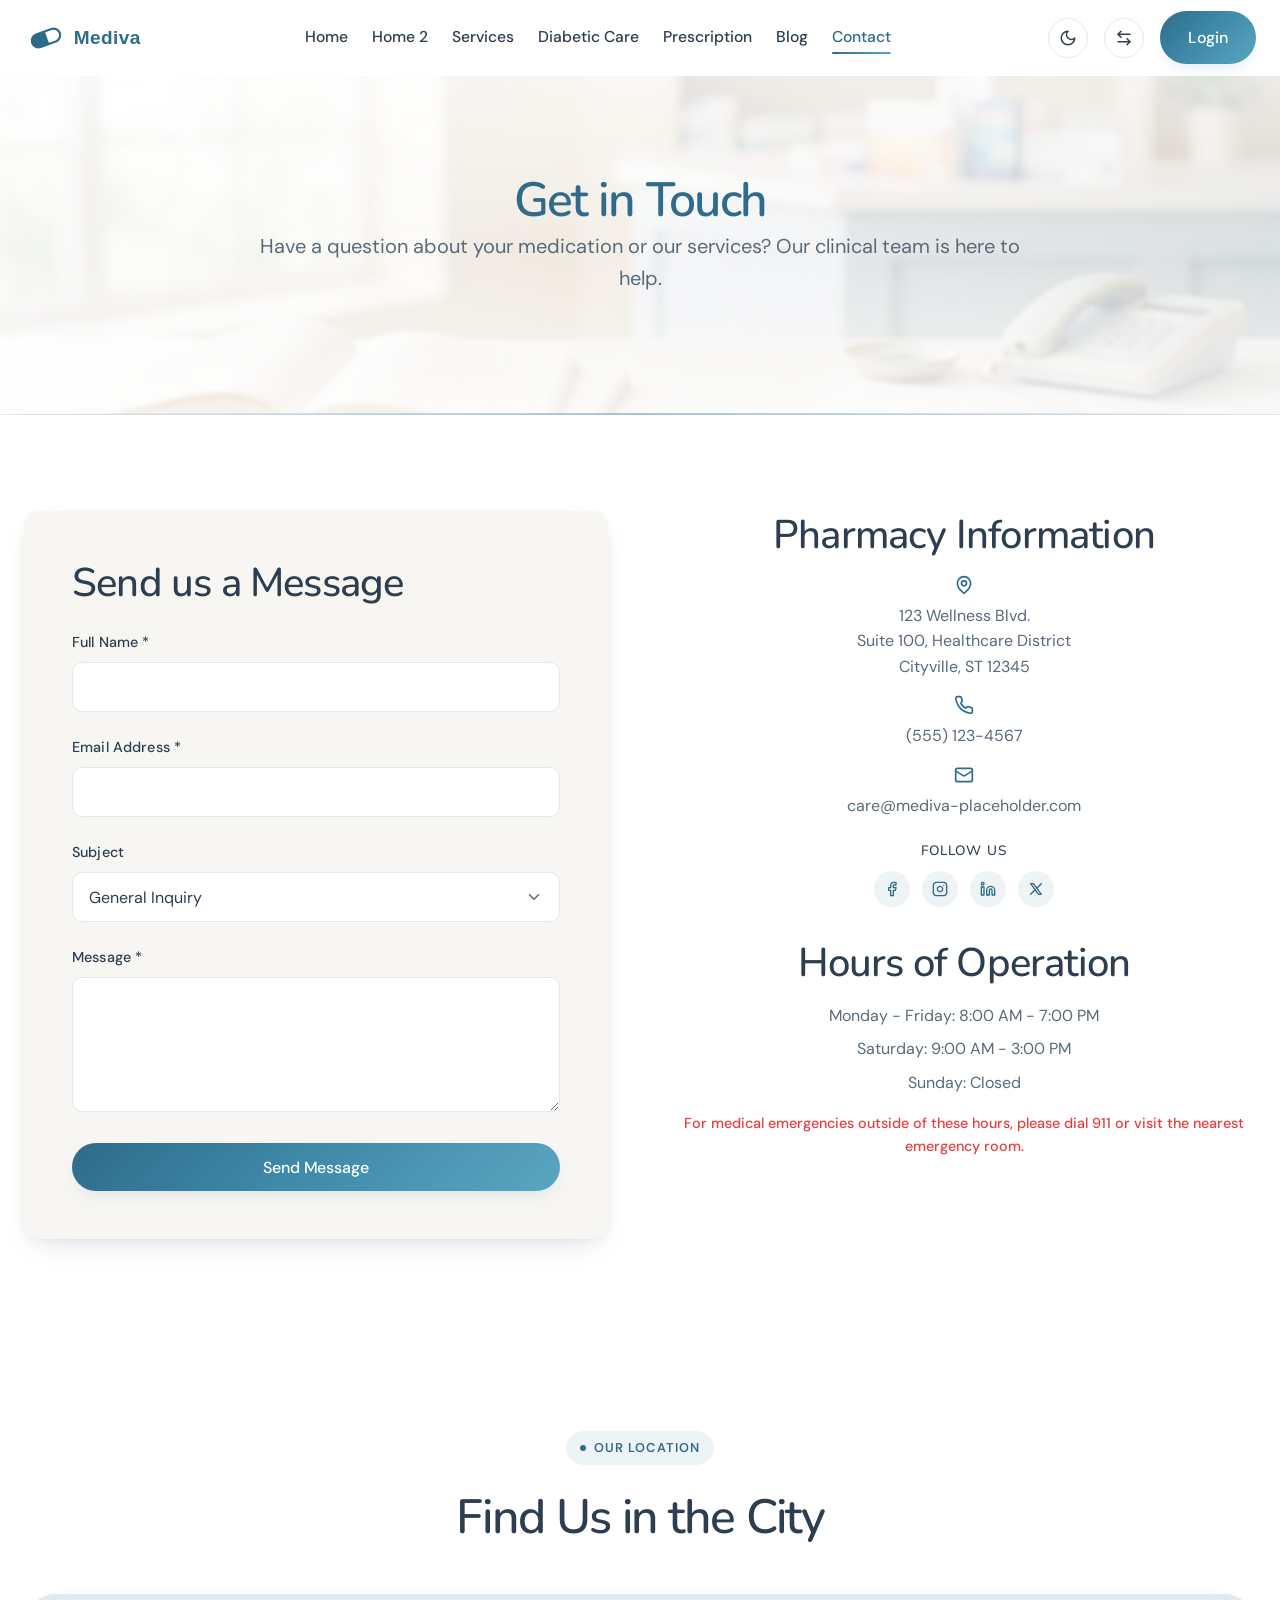
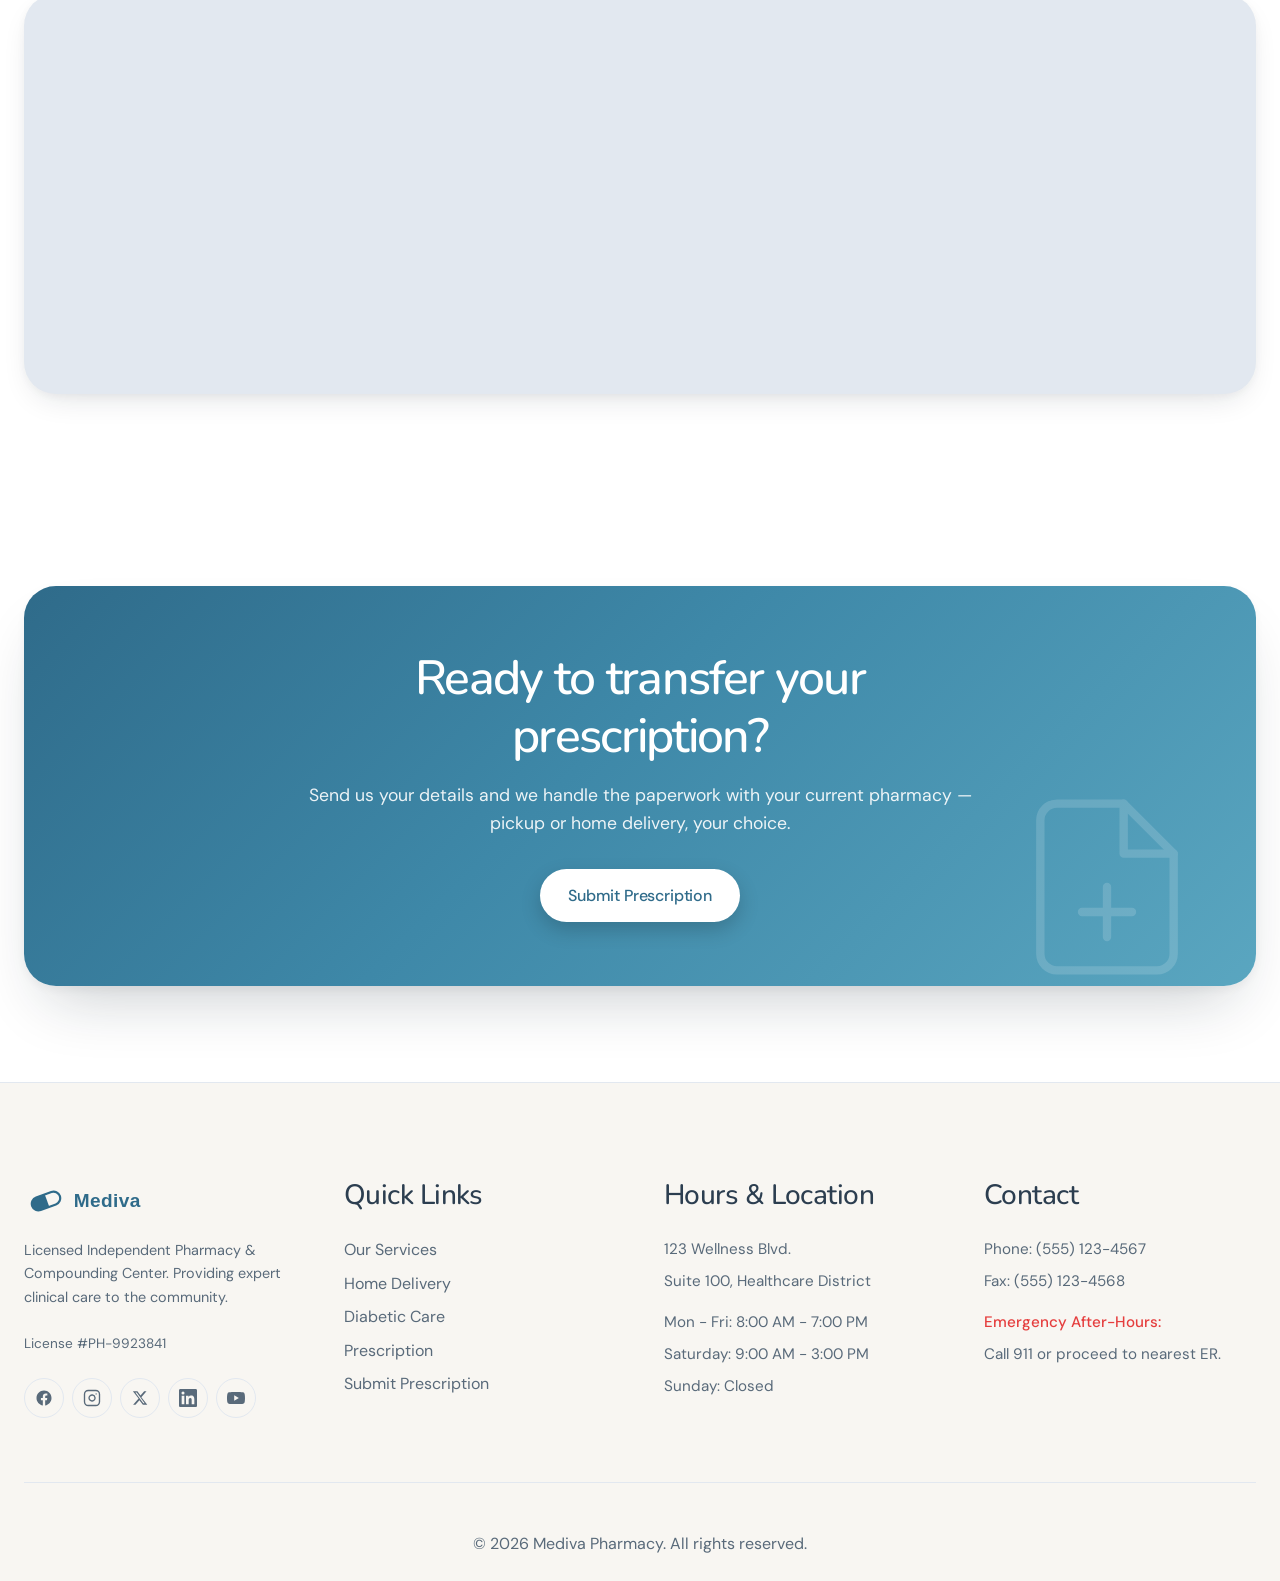
<file: contact.html>
<!DOCTYPE html>
<html lang="en" dir="ltr">

<head>
  <meta charset="UTF-8">
  <meta name="viewport" content="width=device-width, initial-scale=1.0">
  <title>Mediva | Contact Us</title>
  <meta name="description"
    content="Contact Mediva Pharmacy for medication questions, compounding inquiries, or to speak with our clinical team.">

  <link rel="stylesheet" href="assets/css/style.css">
  <link rel="stylesheet" href="assets/css/rtl.css">

  <link rel="icon" type="image/png" href="assets/images/favicon.png">
</head>

<body>

  <!-- Navbar -->
  <header class="navbar">
    <div class="container nav-container">
      <a href="index.html" class="logo"><svg class="site-logo" xmlns="http://www.w3.org/2000/svg" viewBox="0 0 170 60" role="img" aria-label="Mediva"><g fill="none"><g transform="translate(30,30) rotate(-20)"><rect x="-20" y="-9" width="40" height="18" rx="9" ry="9" fill="none" stroke="currentColor" stroke-width="3"/><line x1="0" y1="-9" x2="0" y2="9" stroke="currentColor" stroke-width="3"/><path d="M -20 0 a 9 9 0 0 1 9 -9 h 11 v 18 h -11 a 9 9 0 0 1 -9 -9 z" fill="currentColor"/></g><text x="68" y="38" font-family="'Poppins','Segoe UI',Helvetica,Arial,sans-serif" font-size="26" font-weight="600" letter-spacing="0.5" fill="currentColor">Mediva</text></g></svg></a>

      <nav>
        <ul class="nav-menu">
          <li><a href="index.html" class="nav-link">Home</a></li>
          <li><a href="home2.html" class="nav-link">Home 2</a></li>
          <li><a href="services.html" class="nav-link">Services</a></li>
          <li><a href="diabetic-care.html" class="nav-link">Diabetic Care</a></li>
          <li><a href="prescription.html" class="nav-link">Prescription</a></li>
          <li><a href="blog.html" class="nav-link">Blog</a></li>
          <li><a href="contact.html" class="nav-link active">Contact</a></li>
        </ul>
      </nav>

      <div class="nav-actions">
        <button class="icon-btn theme-toggle" aria-label="Toggle dark mode"></button>
        <button class="icon-btn rtl-toggle" aria-label="Toggle RTL direction">
          <svg xmlns="http://www.w3.org/2000/svg" width="24" height="24" viewBox="0 0 24 24" fill="none"
            stroke="currentColor" stroke-width="2" stroke-linecap="round" stroke-linejoin="round"
            class="lucide lucide-arrow-left-right">
            <path d="M8 3 4 7l4 4" />
            <path d="M4 7h16" />
            <path d="m16 21 4-4-4-4" />
            <path d="M20 17H4" />
          </svg>
        </button>
        <a href="login.html" class="btn btn-primary">Login</a>
      </div>

      <button class="hamburger" aria-label="Open menu">
        <span></span><span></span><span></span>
      </button>
    </div>
  </header>

  <!-- Hamburger Drawer -->
  <div class="drawer-overlay"></div>
  <aside class="drawer">
    <div class="drawer-header">
      <span class="logo"><svg class="site-logo" xmlns="http://www.w3.org/2000/svg" viewBox="0 0 170 60" role="img" aria-label="Mediva"><g fill="none"><g transform="translate(30,30) rotate(-20)"><rect x="-20" y="-9" width="40" height="18" rx="9" ry="9" fill="none" stroke="currentColor" stroke-width="3"/><line x1="0" y1="-9" x2="0" y2="9" stroke="currentColor" stroke-width="3"/><path d="M -20 0 a 9 9 0 0 1 9 -9 h 11 v 18 h -11 a 9 9 0 0 1 -9 -9 z" fill="currentColor"/></g><text x="68" y="38" font-family="'Poppins','Segoe UI',Helvetica,Arial,sans-serif" font-size="26" font-weight="600" letter-spacing="0.5" fill="currentColor">Mediva</text></g></svg></span>
      <button class="close-drawer" aria-label="Close menu">&times;</button>
    </div>

    <ul class="drawer-menu">
      <li><a href="index.html">Home</a></li>
      <li><a href="home2.html">Home 2</a></li>
      <li><a href="services.html">Services</a></li>
      <li><a href="diabetic-care.html">Diabetic Care</a></li>
      <li><a href="prescription.html">Prescription</a></li>
      <li><a href="blog.html">Blog</a></li>
      <li><a href="contact.html" class="active">Contact</a></li>
    </ul>

    <div class="drawer-actions">
      <a href="login.html" class="btn btn-primary" style="width: 100%;">Login</a>
      <div class="drawer-toggles" style="justify-content: center;">
        <button class="icon-btn theme-toggle" aria-label="Toggle dark mode"></button>
        <button class="icon-btn rtl-toggle" aria-label="Toggle RTL direction">
          <svg xmlns="http://www.w3.org/2000/svg" width="24" height="24" viewBox="0 0 24 24" fill="none"
            stroke="currentColor" stroke-width="2" stroke-linecap="round" stroke-linejoin="round"
            class="lucide lucide-arrow-left-right">
            <path d="M8 3 4 7l4 4" />
            <path d="M4 7h16" />
            <path d="m16 21 4-4-4-4" />
            <path d="M20 17H4" />
          </svg>
        </button>
      </div>
    </div>
  </aside>

  <!-- Main Content -->
  <main>
    <!-- Page Hero -->
    <section class="page-hero has-image" style="background-image: url('assets/images/page-hero-contact.jpg');">
      <div class="hero-veil"></div>
      <div class="container">
        <div class="section-header">
          <h1>Get in Touch</h1>
          <p>Have a question about your medication or our services? Our clinical team is here to help.</p>
        </div>
      </div>
    </section>

    <section class="container">

      <div
        style="display: grid; grid-template-columns: repeat(auto-fit, minmax(300px, 1fr)); gap: 4rem; margin-bottom: var(--spacing-12);">

        <!-- Contact Form -->
        <div
          style="background-color: var(--surface-color); padding: var(--spacing-6); border-radius: var(--border-radius); box-shadow: var(--shadow-soft);">
          <h3 style="margin-bottom: 1.5rem;">Send us a Message</h3>
          <form action="https://formspree.io/f/placeholder" method="POST" data-validate="true" novalidate>
            <div class="form-group">
              <label class="form-label" for="name">Full Name *</label>
              <input type="text" id="name" name="name" class="form-control" required>
            </div>
            <div class="form-group">
              <label class="form-label" for="email">Email Address *</label>
              <input type="email" id="email" name="email" class="form-control" required>
            </div>
            <div class="form-group">
              <label class="form-label" for="subject">Subject</label>
              <select id="subject" name="subject" class="form-control">
                <option value="general">General Inquiry</option>
                <option value="compounding">Compounding Services</option>
                <option value="delivery">Home Delivery</option>
                <option value="diabetic">Diabetic Care</option>
              </select>
            </div>
            <div class="form-group">
              <label class="form-label" for="message">Message *</label>
              <textarea id="message" name="message" class="form-control" rows="5" required></textarea>
            </div>
            <!-- Inline success placeholder -->
            <div class="form-success-message"
              style="display: none; background-color: rgba(56, 161, 105, 0.1); color: var(--success-color); padding: 1rem; border-radius: 8px; margin-bottom: 1rem; border: 1px solid var(--success-color);">
              Message sent successfully! We will get back to you shortly.
            </div>
            <button type="submit" class="btn btn-primary" style="width: 100%;">Send Message</button>
          </form>
        </div>

        <!-- Contact Info & Map -->
        <div style="text-align: center;">
          <div style="margin-bottom: 2rem;">
            <h3 style="margin-bottom: 1rem; text-align: center;">Pharmacy Information</h3>
            <ul
              style="list-style: none; display: flex; flex-direction: column; align-items: center; gap: 1rem; color: var(--text-secondary);">
              <li style="display: flex; flex-direction: column; gap: 0.5rem; align-items: center; text-align: center;">
                <svg xmlns="http://www.w3.org/2000/svg" width="20" height="20" viewBox="0 0 24 24" fill="none"
                  stroke="currentColor" stroke-width="2" stroke-linecap="round" stroke-linejoin="round"
                  class="lucide lucide-map-pin" style="color: var(--primary-color);">
                  <path d="M20 10c0 6-8 12-8 12s-8-6-8-12a8 8 0 0 1 16 0Z" />
                  <circle cx="12" cy="10" r="3" />
                </svg>
                <span>123 Wellness Blvd.<br>Suite 100, Healthcare District<br>Cityville, ST 12345</span>
              </li>
              <li style="display: flex; flex-direction: column; gap: 0.5rem; align-items: center; text-align: center;">
                <svg xmlns="http://www.w3.org/2000/svg" width="20" height="20" viewBox="0 0 24 24" fill="none"
                  stroke="currentColor" stroke-width="2" stroke-linecap="round" stroke-linejoin="round"
                  class="lucide lucide-phone" style="color: var(--primary-color);">
                  <path
                    d="M22 16.92v3a2 2 0 0 1-2.18 2 19.79 19.79 0 0 1-8.63-3.07 19.5 19.5 0 0 1-6-6 19.79 19.79 0 0 1-3.07-8.67A2 2 0 0 1 4.11 2h3a2 2 0 0 1 2 1.72 12.84 12.84 0 0 0 .7 2.81 2 2 0 0 1-.45 2.11L8.09 9.91a16 16 0 0 0 6 6l1.27-1.27a2 2 0 0 1 2.11-.45 12.84 12.84 0 0 0 2.81.7A2 2 0 0 1 22 16.92z" />
                </svg>
                <span>(555) 123-4567</span>
              </li>
              <li style="display: flex; flex-direction: column; gap: 0.5rem; align-items: center; text-align: center;">
                <svg xmlns="http://www.w3.org/2000/svg" width="20" height="20" viewBox="0 0 24 24" fill="none"
                  stroke="currentColor" stroke-width="2" stroke-linecap="round" stroke-linejoin="round"
                  class="lucide lucide-mail" style="color: var(--primary-color);">
                  <rect width="20" height="16" x="2" y="4" rx="2" />
                  <path d="m22 7-8.97 5.7a1.94 1.94 0 0 1-2.06 0L2 7" />
                </svg>
                <span>care@mediva-placeholder.com</span>
              </li>
            </ul>

            <!-- Social Media Icons -->
            <div style="margin-top: 1.5rem; text-align: center;">
              <h4
                style="font-size: 0.85rem; text-transform: uppercase; letter-spacing: 0.08em; color: var(--text-primary); margin-bottom: 0.75rem; text-align: center;">
                Follow Us</h4>
              <div style="display: flex; gap: 0.75rem; justify-content: center;">
                <a href="#" aria-label="Facebook"
                  style="display: flex; align-items: center; justify-content: center; width: 36px; height: 36px; border-radius: 50%; background-color: var(--primary-soft); color: var(--primary-color); transition: all 0.3s cubic-bezier(0.175, 0.885, 0.32, 1.275);"
                  onmouseover="this.style.backgroundColor='var(--primary-color)'; this.style.color='#fff'; this.style.transform='translateY(-4px) scale(1.15)';"
                  onmouseout="this.style.backgroundColor='var(--primary-soft)'; this.style.color='var(--primary-color)'; this.style.transform='none';">
                  <svg xmlns="http://www.w3.org/2000/svg" width="16" height="16" viewBox="0 0 24 24" fill="none"
                    stroke="currentColor" stroke-width="2" stroke-linecap="round" stroke-linejoin="round">
                    <path d="M18 2h-3a5 5 0 0 0-5 5v3H7v4h3v8h4v-8h3l1-4h-4V7a1 1 0 0 1 1-1h3z" />
                  </svg>
                </a>
                <a href="#" aria-label="Instagram"
                  style="display: flex; align-items: center; justify-content: center; width: 36px; height: 36px; border-radius: 50%; background-color: var(--primary-soft); color: var(--primary-color); transition: all 0.3s cubic-bezier(0.175, 0.885, 0.32, 1.275);"
                  onmouseover="this.style.backgroundColor='var(--primary-color)'; this.style.color='#fff'; this.style.transform='translateY(-4px) scale(1.15)';"
                  onmouseout="this.style.backgroundColor='var(--primary-soft)'; this.style.color='var(--primary-color)'; this.style.transform='none';">
                  <svg xmlns="http://www.w3.org/2000/svg" width="16" height="16" viewBox="0 0 24 24" fill="none"
                    stroke="currentColor" stroke-width="2" stroke-linecap="round" stroke-linejoin="round">
                    <rect width="20" height="20" x="2" y="2" rx="5" ry="5" />
                    <path d="M16 11.37A4 4 0 1 1 12.63 8 4 4 0 0 1 16 11.37z" />
                    <line x1="17.5" x2="17.51" y1="6.5" y2="6.5" />
                  </svg>
                </a>
                <a href="#" aria-label="LinkedIn"
                  style="display: flex; align-items: center; justify-content: center; width: 36px; height: 36px; border-radius: 50%; background-color: var(--primary-soft); color: var(--primary-color); transition: all 0.3s cubic-bezier(0.175, 0.885, 0.32, 1.275);"
                  onmouseover="this.style.backgroundColor='var(--primary-color)'; this.style.color='#fff'; this.style.transform='translateY(-4px) scale(1.15)';"
                  onmouseout="this.style.backgroundColor='var(--primary-soft)'; this.style.color='var(--primary-color)'; this.style.transform='none';">
                  <svg xmlns="http://www.w3.org/2000/svg" width="16" height="16" viewBox="0 0 24 24" fill="none"
                    stroke="currentColor" stroke-width="2" stroke-linecap="round" stroke-linejoin="round">
                    <path d="M16 8a6 6 0 0 1 6 6v7h-4v-7a2 2 0 0 0-2-2 2 2 0 0 0-2 2v7h-4v-7a6 6 0 0 1 6-6z" />
                    <rect width="4" height="12" x="2" y="9" />
                    <circle cx="4" cy="4" r="2" />
                  </svg>
                </a>
                <a href="#" aria-label="Twitter"
                  style="display: flex; align-items: center; justify-content: center; width: 36px; height: 36px; border-radius: 50%; background-color: var(--primary-soft); color: var(--primary-color); transition: all 0.3s cubic-bezier(0.175, 0.885, 0.32, 1.275);"
                  onmouseover="this.style.backgroundColor='var(--primary-color)'; this.style.color='#fff'; this.style.transform='translateY(-4px) scale(1.15)';"
                  onmouseout="this.style.backgroundColor='var(--primary-soft)'; this.style.color='var(--primary-color)'; this.style.transform='none';">
                  <svg xmlns="http://www.w3.org/2000/svg" width="16" height="16" viewBox="0 0 24 24" fill="none"
                    stroke="currentColor" stroke-width="2" stroke-linecap="round" stroke-linejoin="round"
                    class="lucide lucide-twitter">
                    <path d="M4 4l11.733 16h4.267l-11.733 -16z" />
                    <path d="M4 20l6.768 -6.768" />
                    <path d="M20 4l-6.768 6.768" />
                  </svg>
                </a>
              </div>
            </div>
          </div>

          <div style="margin-bottom: 2rem;">
            <h3 style="margin-bottom: 1rem; text-align: center;">Hours of Operation</h3>
            <ul
              style="list-style: none; display: flex; flex-direction: column; align-items: center; gap: 0.5rem; color: var(--text-secondary);">
              <li>Monday - Friday: 8:00 AM - 7:00 PM</li>
              <li>Saturday: 9:00 AM - 3:00 PM</li>
              <li>Sunday: Closed</li>
            </ul>
            <p
              style="margin-top: 1rem; color: var(--error-color); font-weight: 500; font-size: 0.9rem; text-align: center;">
              For medical emergencies outside of these hours, please dial 911 or visit the nearest emergency room.</p>
          </div>
        </div>

      </div>
    </section>

    <!-- Google Maps Section (Separate Full-Width Section) -->
    <section class="container" style="padding-top: 0; padding-bottom: var(--spacing-12);">
      <div class="section-header" style="text-align: center; margin-bottom: var(--spacing-6);">
        <span class="eyebrow">Our Location</span>
        <h2>Find Us in the City</h2>
      </div>
      <div
        style="border-radius: var(--radius-xl); overflow: hidden; height: 400px; background-color: var(--border-color); display: flex; align-items: center; justify-content: center; color: var(--text-secondary); box-shadow: var(--shadow-soft);">
        <iframe
          src="https://www.google.com/maps/embed?pb=!1m18!1m12!1m3!1d3022.6173295982845!2d-73.98785312344754!3d40.74844047138933!2m3!1f0!2f0!3f0!3m2!1i1024!2i768!4f13.1!3m3!1m2!1s0x89c259a9b3117469%3A0xd134e199a405a163!2sEmpire%20State%20Building!5e0!3m2!1sen!2sus!4v1700000000000!5m2!1sen!2sus"
          width="100%" height="100%" style="border:0;" allowfullscreen="" loading="lazy"
          referrerpolicy="no-referrer-when-downgrade"></iframe>
      </div>
    </section>

    <!-- CTA Banner -->
    <section class="container">
      <div class="cta-banner" data-reveal>
        <div class="cta-banner-body">
          <h2>Ready to transfer your prescription?</h2>
          <p>Send us your details and we handle the paperwork with your current pharmacy — pickup or home delivery, your
            choice.</p>
          <a href="prescription.html" class="btn btn-light">Submit Prescription</a>
        </div>
        <span class="cta-banner-mark" aria-hidden="true">
          <svg xmlns="http://www.w3.org/2000/svg" viewBox="0 0 24 24" fill="none" stroke="currentColor" stroke-width="1"
            stroke-linecap="round" stroke-linejoin="round">
            <path d="M14 2H6a2 2 0 0 0-2 2v16a2 2 0 0 0 2 2h12a2 2 0 0 0 2-2V8Z" />
            <path d="M14 2v6h6" />
            <path d="M12 18v-6" />
            <path d="M9 15h6" />
          </svg>
        </span>
      </div>
    </section>
  </main>

  <!-- Footer -->
  <footer class="footer">
    <div class="container">
      <div class="footer-grid">
        <div class="footer-col">
          <a href="index.html" class="logo" style="display: block; margin-bottom: 1rem;"><svg class="site-logo" xmlns="http://www.w3.org/2000/svg" viewBox="0 0 170 60" role="img" aria-label="Mediva"><g fill="none"><g transform="translate(30,30) rotate(-20)"><rect x="-20" y="-9" width="40" height="18" rx="9" ry="9" fill="none" stroke="currentColor" stroke-width="3"/><line x1="0" y1="-9" x2="0" y2="9" stroke="currentColor" stroke-width="3"/><path d="M -20 0 a 9 9 0 0 1 9 -9 h 11 v 18 h -11 a 9 9 0 0 1 -9 -9 z" fill="currentColor"/></g><text x="68" y="38" font-family="'Poppins','Segoe UI',Helvetica,Arial,sans-serif" font-size="26" font-weight="600" letter-spacing="0.5" fill="currentColor">Mediva</text></g></svg></a>
          <p style="font-size: 0.9rem; color: var(--text-secondary);">Licensed Independent Pharmacy &amp; Compounding
            Center. Providing expert clinical care to the community.</p>
          <p style="font-size: 0.85rem; margin-top: 1rem; color: var(--text-secondary);">License #PH-9923841</p>
          <ul class="footer-social" aria-label="Mediva on social media">
            <li>
              <a href="#" aria-label="Mediva on Facebook">
                <svg xmlns="http://www.w3.org/2000/svg" viewBox="0 0 24 24" fill="currentColor" aria-hidden="true">
                  <path
                    d="M22 12.06C22 6.5 17.52 2 12 2S2 6.5 2 12.06c0 5.02 3.66 9.18 8.44 9.94v-7.03H7.9v-2.91h2.54V9.85c0-2.52 1.49-3.91 3.77-3.91 1.09 0 2.24.2 2.24.2v2.46h-1.26c-1.24 0-1.63.78-1.63 1.57v1.89h2.78l-.45 2.91h-2.33V22c4.78-.76 8.44-4.92 8.44-9.94Z" />
                </svg>
              </a>
            </li>
            <li>
              <a href="#" aria-label="Mediva on Instagram">
                <svg xmlns="http://www.w3.org/2000/svg" viewBox="0 0 24 24" fill="none" stroke="currentColor"
                  stroke-width="1.8" stroke-linecap="round" stroke-linejoin="round" aria-hidden="true">
                  <rect width="20" height="20" x="2" y="2" rx="5" />
                  <path d="M16 11.37A4 4 0 1 1 12.63 8 4 4 0 0 1 16 11.37Z" />
                  <line x1="17.5" x2="17.51" y1="6.5" y2="6.5" />
                </svg>
              </a>
            </li>
            <li>
              <a href="#" aria-label="Mediva on X">
                <svg xmlns="http://www.w3.org/2000/svg" viewBox="0 0 24 24" fill="currentColor" aria-hidden="true">
                  <path
                    d="M17.53 3h3.14l-6.86 7.84L21.75 21h-5.9l-4.62-6.04L5.94 21H2.8l7.33-8.38L2.5 3h6.05l4.18 5.52L17.53 3Zm-1.1 16.13h1.74L7.65 4.78H5.79l10.64 14.35Z" />
                </svg>
              </a>
            </li>
            <li>
              <a href="#" aria-label="Mediva on LinkedIn">
                <svg xmlns="http://www.w3.org/2000/svg" viewBox="0 0 24 24" fill="currentColor" aria-hidden="true">
                  <path
                    d="M20.45 20.45h-3.55v-5.57c0-1.33-.03-3.04-1.85-3.04-1.85 0-2.14 1.45-2.14 2.94v5.67H9.35V9h3.41v1.56h.05a3.74 3.74 0 0 1 3.37-1.85c3.6 0 4.27 2.37 4.27 5.46v6.28ZM5.34 7.43a2.06 2.06 0 1 1 0-4.12 2.06 2.06 0 0 1 0 4.12ZM7.12 20.45H3.56V9h3.56v11.45ZM22.22 0H1.77C.79 0 0 .77 0 1.72v20.56C0 23.23.79 24 1.77 24h20.45c.98 0 1.78-.77 1.78-1.72V1.72C24 .77 23.2 0 22.22 0Z" />
                </svg>
              </a>
            </li>
            <li>
              <a href="#" aria-label="Mediva on YouTube">
                <svg xmlns="http://www.w3.org/2000/svg" viewBox="0 0 24 24" fill="currentColor" aria-hidden="true">
                  <path
                    d="M23.5 6.5a3.02 3.02 0 0 0-2.12-2.14C19.5 3.85 12 3.85 12 3.85s-7.5 0-9.38.51A3.02 3.02 0 0 0 .5 6.5C0 8.38 0 12 0 12s0 3.62.5 5.5a3.02 3.02 0 0 0 2.12 2.14c1.88.51 9.38.51 9.38.51s7.5 0 9.38-.51a3.02 3.02 0 0 0 2.12-2.14C24 15.62 24 12 24 12s0-3.62-.5-5.5ZM9.6 15.57V8.43L15.82 12 9.6 15.57Z" />
                </svg>
              </a>
            </li>
          </ul>
        </div>
        <div class="footer-col">
          <h4>Quick Links</h4>
          <ul class="footer-links">
            <li><a href="services.html">Our Services</a></li>
            <li><a href="prescription.html#delivery">Home Delivery</a></li>
            <li><a href="diabetic-care.html">Diabetic Care</a></li>
            <li><a href="prescription.html">Prescription</a></li>
            <li><a href="prescription.html">Submit Prescription</a></li>
          </ul>
        </div>
        <div class="footer-col">
          <h4>Hours &amp; Location</h4>
          <ul class="footer-links" style="color: var(--text-secondary); font-size: 0.95rem;">
            <li>123 Wellness Blvd.</li>
            <li>Suite 100, Healthcare District</li>
            <li style="margin-top: 1rem;">Mon - Fri: 8:00 AM - 7:00 PM</li>
            <li>Saturday: 9:00 AM - 3:00 PM</li>
            <li>Sunday: Closed</li>
          </ul>
        </div>
        <div class="footer-col">
          <h4>Contact</h4>
          <ul class="footer-links" style="color: var(--text-secondary); font-size: 0.95rem;">
            <li>Phone: (555) 123-4567</li>
            <li>Fax: (555) 123-4568</li>
            <li style="margin-top: 1rem; color: var(--error-color); font-weight: 500;">Emergency After-Hours:</li>
            <li>Call 911 or proceed to nearest ER.</li>
          </ul>
        </div>
      </div>
      <div class="footer-bottom">
        &copy; 2026 Mediva Pharmacy. All rights reserved.
      </div>
    </div>
  </footer>

  <script src="assets/js/main.js"></script>
</body>

</html>
</file>
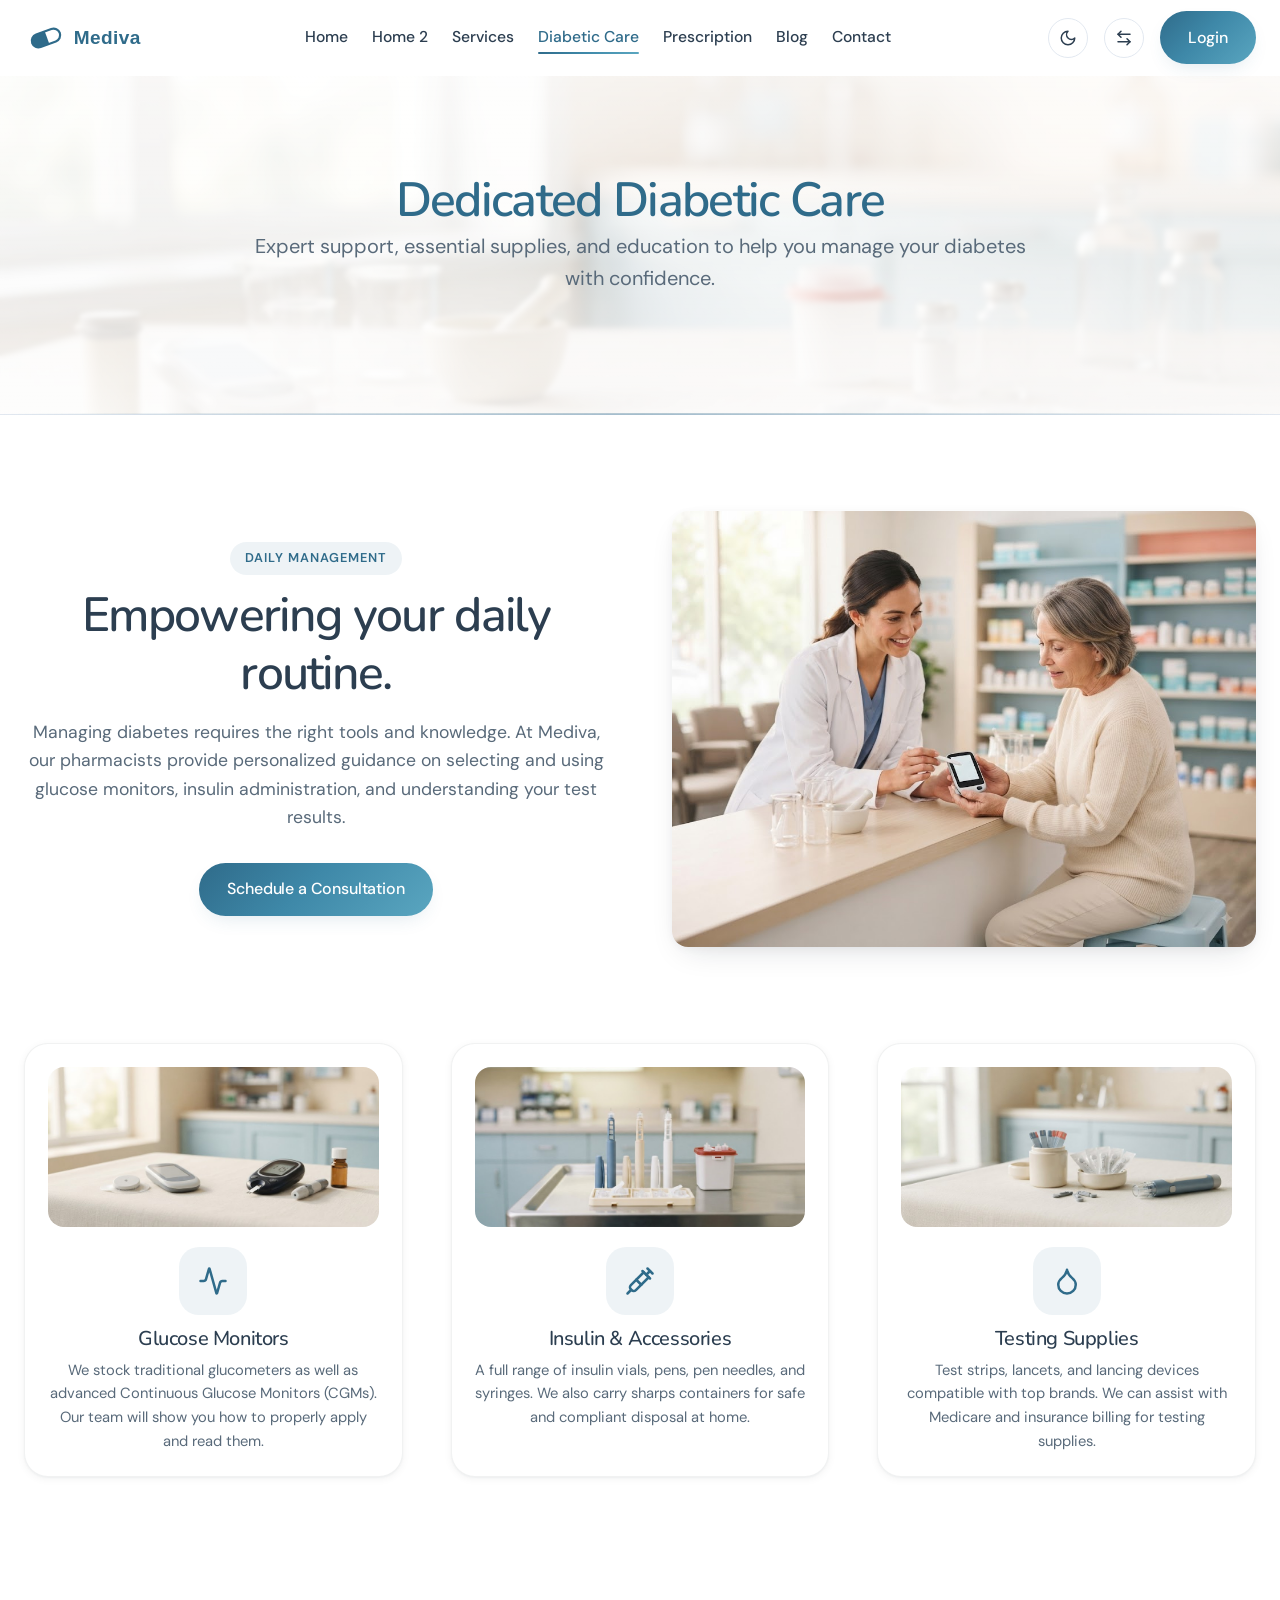
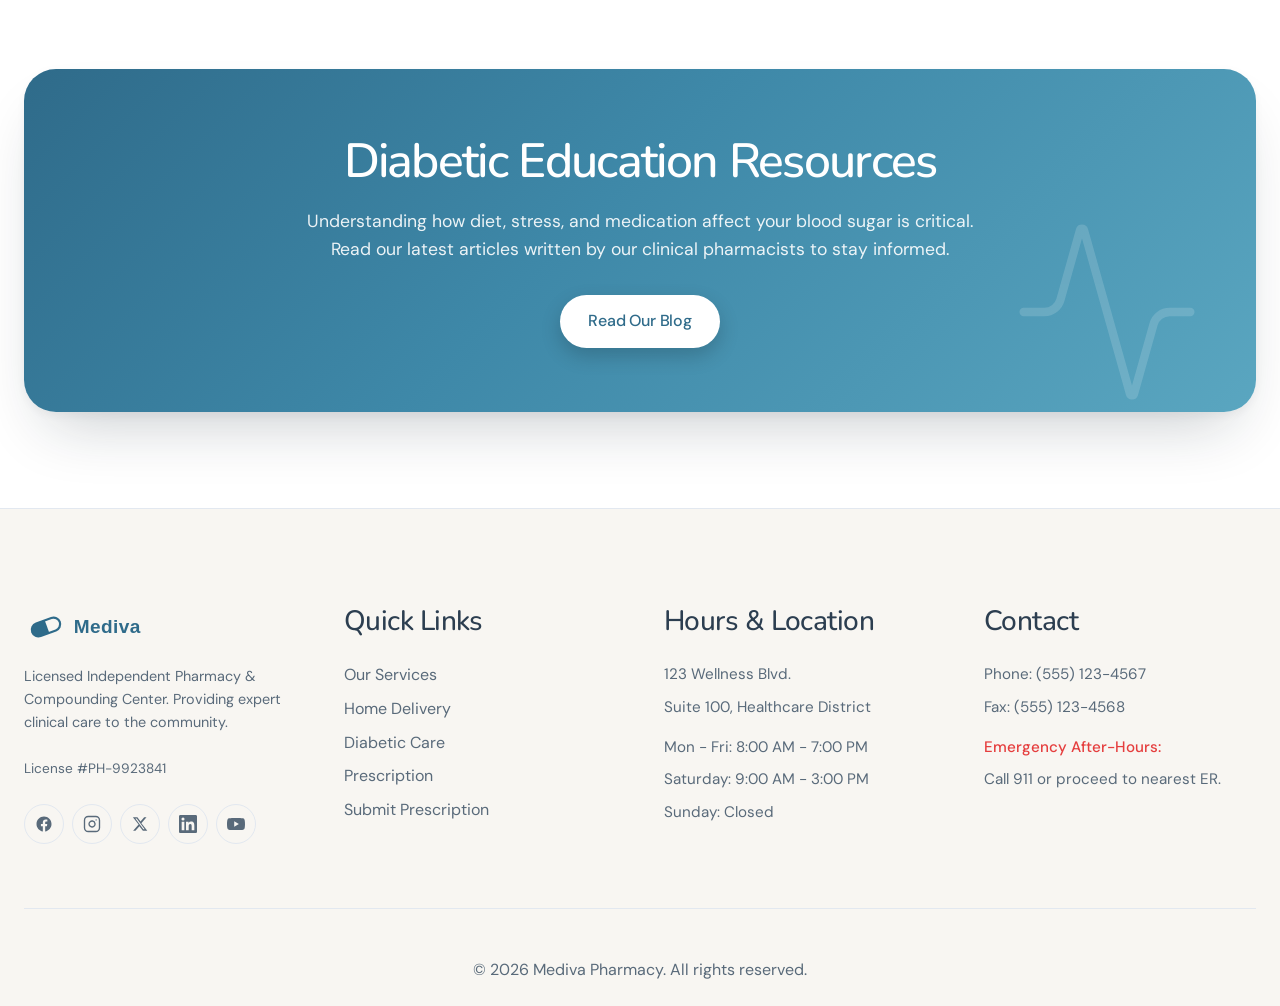
<file: diabetic-care.html>
<!DOCTYPE html>
<html lang="en" dir="ltr">

<head>
  <meta charset="UTF-8">
  <meta name="viewport" content="width=device-width, initial-scale=1.0">
  <title>Mediva | Diabetic Care</title>
  <meta name="description"
    content="Comprehensive diabetic care supplies, glucose monitors, insulin accessories, and personalized education at Mediva Pharmacy.">

  <link rel="stylesheet" href="assets/css/style.css">
  <link rel="stylesheet" href="assets/css/rtl.css">

  <link rel="icon" type="image/png" href="assets/images/favicon.png">
</head>

<body>

  <!-- Navbar -->
  <header class="navbar">
    <div class="container nav-container">
      <a href="index.html" class="logo"><svg class="site-logo" xmlns="http://www.w3.org/2000/svg" viewBox="0 0 170 60" role="img" aria-label="Mediva"><g fill="none"><g transform="translate(30,30) rotate(-20)"><rect x="-20" y="-9" width="40" height="18" rx="9" ry="9" fill="none" stroke="currentColor" stroke-width="3"/><line x1="0" y1="-9" x2="0" y2="9" stroke="currentColor" stroke-width="3"/><path d="M -20 0 a 9 9 0 0 1 9 -9 h 11 v 18 h -11 a 9 9 0 0 1 -9 -9 z" fill="currentColor"/></g><text x="68" y="38" font-family="'Poppins','Segoe UI',Helvetica,Arial,sans-serif" font-size="26" font-weight="600" letter-spacing="0.5" fill="currentColor">Mediva</text></g></svg></a>

      <nav>
        <ul class="nav-menu">
          <li><a href="index.html" class="nav-link">Home</a></li>
          <li><a href="home2.html" class="nav-link">Home 2</a></li>
          <li><a href="services.html" class="nav-link">Services</a></li>
          <li><a href="diabetic-care.html" class="nav-link active">Diabetic Care</a></li>
          <li><a href="prescription.html" class="nav-link">Prescription</a></li>
          <li><a href="blog.html" class="nav-link">Blog</a></li>
          <li><a href="contact.html" class="nav-link">Contact</a></li>
        </ul>
      </nav>

      <div class="nav-actions">
        <button class="icon-btn theme-toggle" aria-label="Toggle dark mode"></button>
        <button class="icon-btn rtl-toggle" aria-label="Toggle RTL direction">
          <svg xmlns="http://www.w3.org/2000/svg" width="24" height="24" viewBox="0 0 24 24" fill="none"
            stroke="currentColor" stroke-width="2" stroke-linecap="round" stroke-linejoin="round"
            class="lucide lucide-arrow-left-right">
            <path d="M8 3 4 7l4 4" />
            <path d="M4 7h16" />
            <path d="m16 21 4-4-4-4" />
            <path d="M20 17H4" />
          </svg>
        </button>
        <a href="login.html" class="btn btn-primary">Login</a>
      </div>

      <button class="hamburger" aria-label="Open menu">
        <span></span><span></span><span></span>
      </button>
    </div>
  </header>

  <!-- Hamburger Drawer -->
  <div class="drawer-overlay"></div>
  <aside class="drawer">
    <div class="drawer-header">
      <span class="logo"><svg class="site-logo" xmlns="http://www.w3.org/2000/svg" viewBox="0 0 170 60" role="img" aria-label="Mediva"><g fill="none"><g transform="translate(30,30) rotate(-20)"><rect x="-20" y="-9" width="40" height="18" rx="9" ry="9" fill="none" stroke="currentColor" stroke-width="3"/><line x1="0" y1="-9" x2="0" y2="9" stroke="currentColor" stroke-width="3"/><path d="M -20 0 a 9 9 0 0 1 9 -9 h 11 v 18 h -11 a 9 9 0 0 1 -9 -9 z" fill="currentColor"/></g><text x="68" y="38" font-family="'Poppins','Segoe UI',Helvetica,Arial,sans-serif" font-size="26" font-weight="600" letter-spacing="0.5" fill="currentColor">Mediva</text></g></svg></span>
      <button class="close-drawer" aria-label="Close menu">&times;</button>
    </div>

    <ul class="drawer-menu">
      <li><a href="index.html">Home</a></li>
      <li><a href="home2.html">Home 2</a></li>
      <li><a href="services.html">Services</a></li>
      <li><a href="diabetic-care.html" class="active">Diabetic Care</a></li>
      <li><a href="prescription.html">Prescription</a></li>
      <li><a href="blog.html">Blog</a></li>
      <li><a href="contact.html">Contact</a></li>
    </ul>

    <div class="drawer-actions">
      <a href="login.html" class="btn btn-primary" style="width: 100%;">Login</a>
      <div class="drawer-toggles" style="justify-content: center;">
        <button class="icon-btn theme-toggle" aria-label="Toggle dark mode"></button>
        <button class="icon-btn rtl-toggle" aria-label="Toggle RTL direction">
          <svg xmlns="http://www.w3.org/2000/svg" width="24" height="24" viewBox="0 0 24 24" fill="none"
            stroke="currentColor" stroke-width="2" stroke-linecap="round" stroke-linejoin="round"
            class="lucide lucide-arrow-left-right">
            <path d="M8 3 4 7l4 4" />
            <path d="M4 7h16" />
            <path d="m16 21 4-4-4-4" />
            <path d="M20 17H4" />
          </svg>
        </button>
      </div>
    </div>
  </aside>

  <!-- Main Content -->
  <main>
    <!-- Page Hero -->
    <section class="page-hero has-image" style="background-image: url('assets/images/page-hero-diabetic-care.jpg');">
      <div class="hero-veil"></div>
      <div class="container">
        <div class="section-header">
          <h1>Dedicated Diabetic Care</h1>
          <p>Expert support, essential supplies, and education to help you manage your diabetes with confidence.</p>
        </div>
      </div>
    </section>

    <section class="container">

      <div
        style="display: grid; grid-template-columns: repeat(auto-fit, minmax(300px, 1fr)); gap: 4rem; align-items: center; margin-bottom: var(--spacing-12);">
        <div style="text-align: center;">
          <span class="eyebrow" style="margin-bottom: 0.75rem; display: inline-block;">Daily Management</span>
          <h2 style="margin-bottom: 1rem;">Empowering your daily routine.</h2>
          <p style="font-size: 1.1rem; color: var(--text-secondary); margin-bottom: 2rem;">Managing diabetes requires
            the right tools and knowledge. At Mediva, our pharmacists provide personalized guidance on selecting and
            using glucose monitors, insulin administration, and understanding your test results.</p>
          <a href="contact.html" class="btn btn-primary">Schedule a Consultation</a>
        </div>
        <img src="assets/images/diabetic-daily-consultation.jpg" alt="Diabetic care consultation"
          style="border-radius: var(--border-radius); box-shadow: var(--shadow-soft);">
      </div>

      <div class="card-grid grid-3up">
        <div class="card"
          style="display: flex; flex-direction: column; padding: 1.5rem; text-align: center; align-items: center;">
          <img src="assets/images/diabetic-glucose-monitors.jpg" alt="Glucose Monitors"
            style="width: 100%; height: 160px; object-fit: cover; border-radius: var(--radius-md); margin-bottom: 1.25rem;">
          <div class="card-icon" style="margin-bottom: 0.75rem;">
            <svg xmlns="http://www.w3.org/2000/svg" width="36" height="36" viewBox="0 0 24 24" fill="none"
              stroke="currentColor" stroke-width="2" stroke-linecap="round" stroke-linejoin="round"
              class="lucide lucide-activity">
              <path
                d="M22 12h-2.48a2 2 0 0 0-1.93 1.46l-2.35 8.36a.25.25 0 0 1-.48 0L9.24 2.18a.25.25 0 0 0-.48 0l-2.35 8.36A2 2 0 0 1 4.48 12H2" />
            </svg>
          </div>
          <h3 style="margin-bottom: 0.5rem; font-size: 1.25rem;">Glucose Monitors</h3>
          <p style="margin-bottom: 0; font-size: 0.92rem; color: var(--text-secondary);">We stock traditional
            glucometers as well as advanced Continuous Glucose Monitors (CGMs). Our team will show you how to properly
            apply and read them.</p>
        </div>

        <div class="card"
          style="display: flex; flex-direction: column; padding: 1.5rem; text-align: center; align-items: center;">
          <img src="assets/images/diabetic-insulin-accessories.jpg" alt="Insulin & Accessories"
            style="width: 100%; height: 160px; object-fit: cover; border-radius: var(--radius-md); margin-bottom: 1.25rem;">
          <div class="card-icon" style="margin-bottom: 0.75rem;">
            <svg xmlns="http://www.w3.org/2000/svg" width="36" height="36" viewBox="0 0 24 24" fill="none"
              stroke="currentColor" stroke-width="2" stroke-linecap="round" stroke-linejoin="round"
              class="lucide lucide-syringe">
              <path d="m18 2 4 4" />
              <path d="m17 7 3-3" />
              <path d="M19 9 8.7 19.3c-1 1-2.5 1-3.4 0l-.6-.6c-1-1-1-2.4 0-3.4L15 5" />
              <path d="m9 11 4 4" />
              <path d="m5 19-3 3" />
              <path d="m14 4 6 6" />
            </svg>
          </div>
          <h3 style="margin-bottom: 0.5rem; font-size: 1.25rem;">Insulin & Accessories</h3>
          <p style="margin-bottom: 0; font-size: 0.92rem; color: var(--text-secondary);">A full range of insulin vials,
            pens, pen needles, and syringes. We also carry sharps containers for safe and compliant disposal at home.
          </p>
        </div>

        <div class="card"
          style="display: flex; flex-direction: column; padding: 1.5rem; text-align: center; align-items: center;">
          <img src="assets/images/diabetic-testing-supplies.jpg" alt="Testing Supplies"
            style="width: 100%; height: 160px; object-fit: cover; border-radius: var(--radius-md); margin-bottom: 1.25rem;">
          <div class="card-icon" style="margin-bottom: 0.75rem;">
            <svg xmlns="http://www.w3.org/2000/svg" width="36" height="36" viewBox="0 0 24 24" fill="none"
              stroke="currentColor" stroke-width="2" stroke-linecap="round" stroke-linejoin="round"
              class="lucide lucide-droplet">
              <path
                d="M12 22a7 7 0 0 0 7-7c0-2-1-3.9-3-5.5s-3.5-4-4-6.5c-.5 2.5-2 4.9-4 6.5C6 11.1 5 13 5 15a7 7 0 0 0 7 7z" />
            </svg>
          </div>
          <h3 style="margin-bottom: 0.5rem; font-size: 1.25rem;">Testing Supplies</h3>
          <p style="margin-bottom: 0; font-size: 0.92rem; color: var(--text-secondary);">Test strips, lancets, and
            lancing devices compatible with top brands. We can assist with Medicare and insurance billing for testing
            supplies.</p>
        </div>
      </div>
    </section>
    <!-- Education Section -->
    <section class="container">
      <div class="cta-banner" data-reveal>
        <div class="cta-banner-body">
          <h2>Diabetic Education Resources</h2>
          <p>Understanding how diet, stress, and medication affect your blood sugar is critical. Read our latest
            articles written by our clinical pharmacists to stay informed.</p>
          <a href="blog.html" class="btn btn-light">Read Our Blog</a>
        </div>
        <span class="cta-banner-mark" aria-hidden="true">
          <svg xmlns="http://www.w3.org/2000/svg" viewBox="0 0 24 24" fill="none" stroke="currentColor" stroke-width="1"
            stroke-linecap="round" stroke-linejoin="round">
            <path
              d="M22 12h-2.48a2 2 0 0 0-1.93 1.46l-2.35 8.36a.25.25 0 0 1-.48 0L9.24 2.18a.25.25 0 0 0-.48 0l-2.35 8.36A2 2 0 0 1 4.48 12H2" />
          </svg>
        </span>
      </div>
    </section>
  </main>

  <!-- Footer -->
  <footer class="footer">
    <div class="container">
      <div class="footer-grid">
        <div class="footer-col">
          <a href="index.html" class="logo" style="display: block; margin-bottom: 1rem;"><svg class="site-logo" xmlns="http://www.w3.org/2000/svg" viewBox="0 0 170 60" role="img" aria-label="Mediva"><g fill="none"><g transform="translate(30,30) rotate(-20)"><rect x="-20" y="-9" width="40" height="18" rx="9" ry="9" fill="none" stroke="currentColor" stroke-width="3"/><line x1="0" y1="-9" x2="0" y2="9" stroke="currentColor" stroke-width="3"/><path d="M -20 0 a 9 9 0 0 1 9 -9 h 11 v 18 h -11 a 9 9 0 0 1 -9 -9 z" fill="currentColor"/></g><text x="68" y="38" font-family="'Poppins','Segoe UI',Helvetica,Arial,sans-serif" font-size="26" font-weight="600" letter-spacing="0.5" fill="currentColor">Mediva</text></g></svg></a>
          <p style="font-size: 0.9rem; color: var(--text-secondary);">Licensed Independent Pharmacy &amp; Compounding
            Center. Providing expert clinical care to the community.</p>
          <p style="font-size: 0.85rem; margin-top: 1rem; color: var(--text-secondary);">License #PH-9923841</p>
          <ul class="footer-social" aria-label="Mediva on social media">
            <li>
              <a href="#" aria-label="Mediva on Facebook">
                <svg xmlns="http://www.w3.org/2000/svg" viewBox="0 0 24 24" fill="currentColor" aria-hidden="true">
                  <path
                    d="M22 12.06C22 6.5 17.52 2 12 2S2 6.5 2 12.06c0 5.02 3.66 9.18 8.44 9.94v-7.03H7.9v-2.91h2.54V9.85c0-2.52 1.49-3.91 3.77-3.91 1.09 0 2.24.2 2.24.2v2.46h-1.26c-1.24 0-1.63.78-1.63 1.57v1.89h2.78l-.45 2.91h-2.33V22c4.78-.76 8.44-4.92 8.44-9.94Z" />
                </svg>
              </a>
            </li>
            <li>
              <a href="#" aria-label="Mediva on Instagram">
                <svg xmlns="http://www.w3.org/2000/svg" viewBox="0 0 24 24" fill="none" stroke="currentColor"
                  stroke-width="1.8" stroke-linecap="round" stroke-linejoin="round" aria-hidden="true">
                  <rect width="20" height="20" x="2" y="2" rx="5" />
                  <path d="M16 11.37A4 4 0 1 1 12.63 8 4 4 0 0 1 16 11.37Z" />
                  <line x1="17.5" x2="17.51" y1="6.5" y2="6.5" />
                </svg>
              </a>
            </li>
            <li>
              <a href="#" aria-label="Mediva on X">
                <svg xmlns="http://www.w3.org/2000/svg" viewBox="0 0 24 24" fill="currentColor" aria-hidden="true">
                  <path
                    d="M17.53 3h3.14l-6.86 7.84L21.75 21h-5.9l-4.62-6.04L5.94 21H2.8l7.33-8.38L2.5 3h6.05l4.18 5.52L17.53 3Zm-1.1 16.13h1.74L7.65 4.78H5.79l10.64 14.35Z" />
                </svg>
              </a>
            </li>
            <li>
              <a href="#" aria-label="Mediva on LinkedIn">
                <svg xmlns="http://www.w3.org/2000/svg" viewBox="0 0 24 24" fill="currentColor" aria-hidden="true">
                  <path
                    d="M20.45 20.45h-3.55v-5.57c0-1.33-.03-3.04-1.85-3.04-1.85 0-2.14 1.45-2.14 2.94v5.67H9.35V9h3.41v1.56h.05a3.74 3.74 0 0 1 3.37-1.85c3.6 0 4.27 2.37 4.27 5.46v6.28ZM5.34 7.43a2.06 2.06 0 1 1 0-4.12 2.06 2.06 0 0 1 0 4.12ZM7.12 20.45H3.56V9h3.56v11.45ZM22.22 0H1.77C.79 0 0 .77 0 1.72v20.56C0 23.23.79 24 1.77 24h20.45c.98 0 1.78-.77 1.78-1.72V1.72C24 .77 23.2 0 22.22 0Z" />
                </svg>
              </a>
            </li>
            <li>
              <a href="#" aria-label="Mediva on YouTube">
                <svg xmlns="http://www.w3.org/2000/svg" viewBox="0 0 24 24" fill="currentColor" aria-hidden="true">
                  <path
                    d="M23.5 6.5a3.02 3.02 0 0 0-2.12-2.14C19.5 3.85 12 3.85 12 3.85s-7.5 0-9.38.51A3.02 3.02 0 0 0 .5 6.5C0 8.38 0 12 0 12s0 3.62.5 5.5a3.02 3.02 0 0 0 2.12 2.14c1.88.51 9.38.51 9.38.51s7.5 0 9.38-.51a3.02 3.02 0 0 0 2.12-2.14C24 15.62 24 12 24 12s0-3.62-.5-5.5ZM9.6 15.57V8.43L15.82 12 9.6 15.57Z" />
                </svg>
              </a>
            </li>
          </ul>
        </div>
        <div class="footer-col">
          <h4>Quick Links</h4>
          <ul class="footer-links">
            <li><a href="services.html">Our Services</a></li>
            <li><a href="prescription.html#delivery">Home Delivery</a></li>
            <li><a href="diabetic-care.html">Diabetic Care</a></li>
            <li><a href="prescription.html">Prescription</a></li>
            <li><a href="prescription.html">Submit Prescription</a></li>
          </ul>
        </div>
        <div class="footer-col">
          <h4>Hours &amp; Location</h4>
          <ul class="footer-links" style="color: var(--text-secondary); font-size: 0.95rem;">
            <li>123 Wellness Blvd.</li>
            <li>Suite 100, Healthcare District</li>
            <li style="margin-top: 1rem;">Mon - Fri: 8:00 AM - 7:00 PM</li>
            <li>Saturday: 9:00 AM - 3:00 PM</li>
            <li>Sunday: Closed</li>
          </ul>
        </div>
        <div class="footer-col">
          <h4>Contact</h4>
          <ul class="footer-links" style="color: var(--text-secondary); font-size: 0.95rem;">
            <li>Phone: (555) 123-4567</li>
            <li>Fax: (555) 123-4568</li>
            <li style="margin-top: 1rem; color: var(--error-color); font-weight: 500;">Emergency After-Hours:</li>
            <li>Call 911 or proceed to nearest ER.</li>
          </ul>
        </div>
      </div>
      <div class="footer-bottom">
        &copy; 2026 Mediva Pharmacy. All rights reserved.
      </div>
    </div>
  </footer>

  <script src="assets/js/main.js"></script>
</body>

</html>
</file>
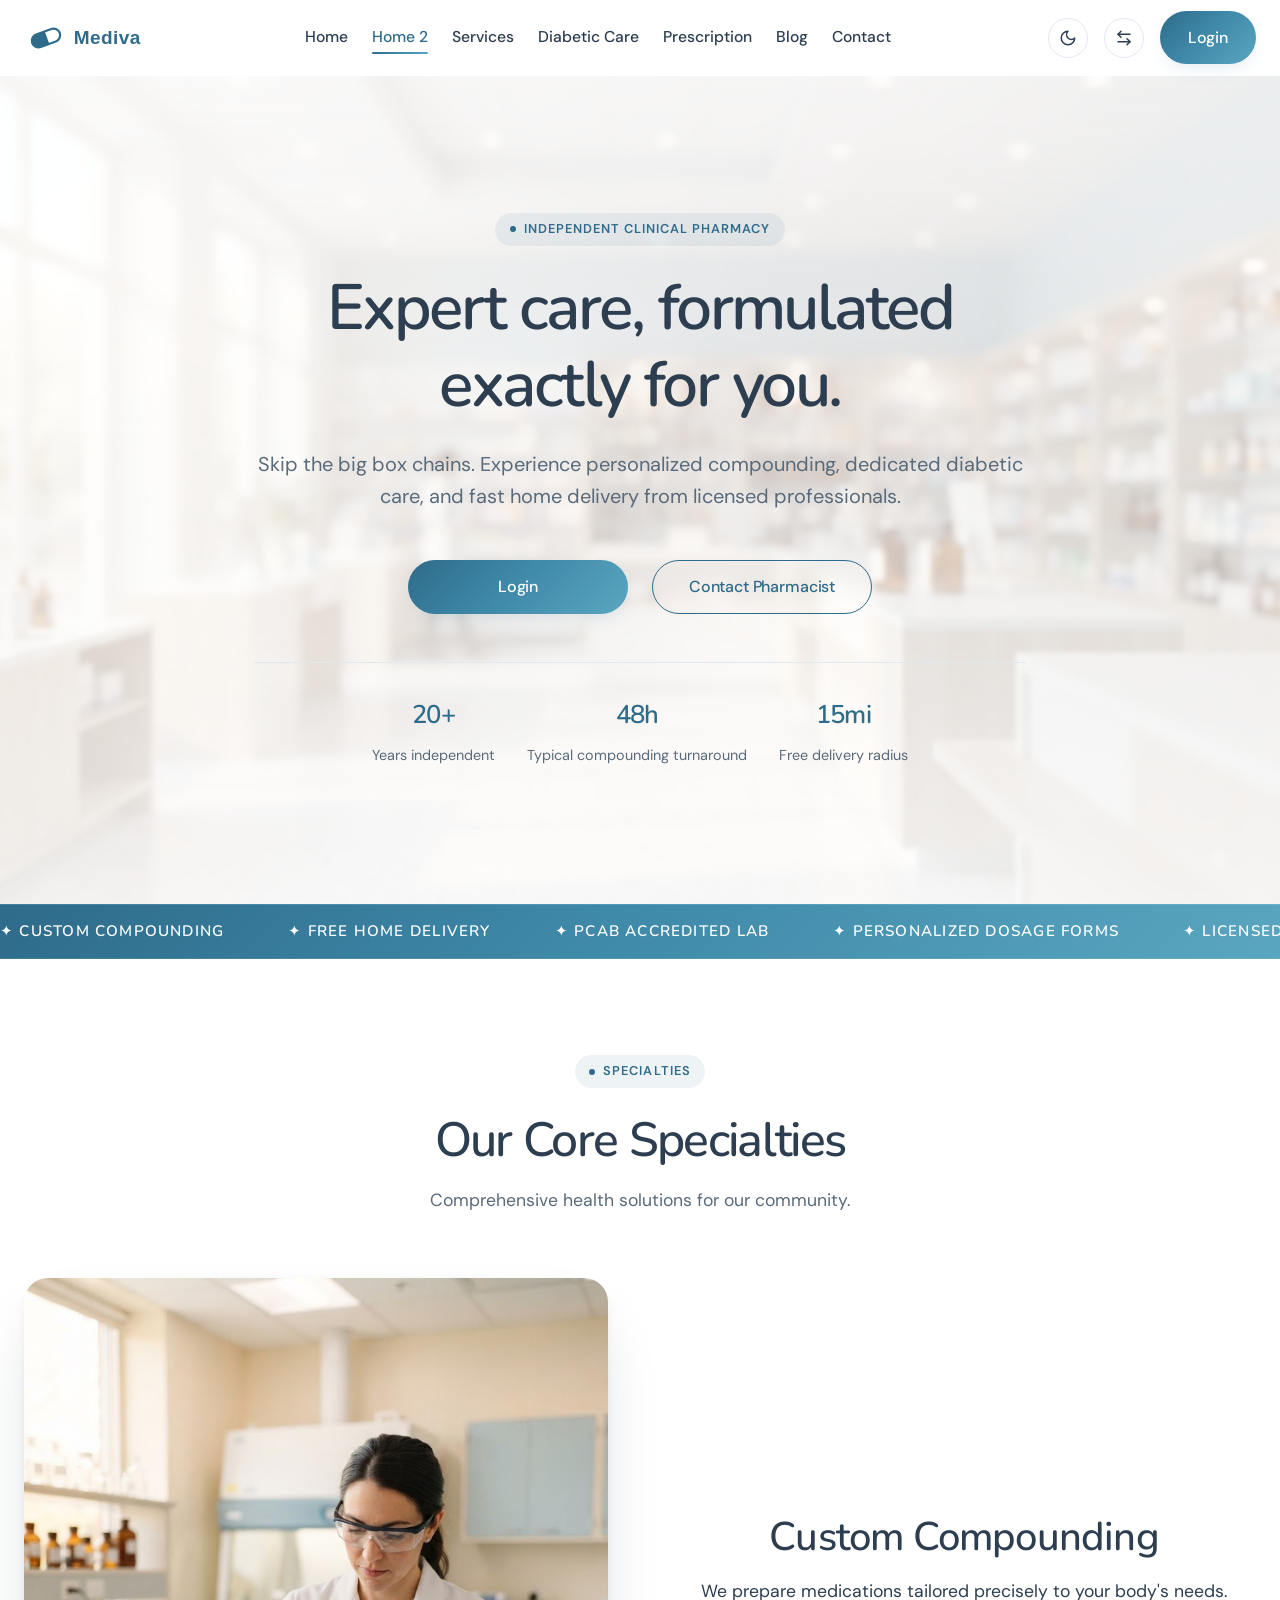
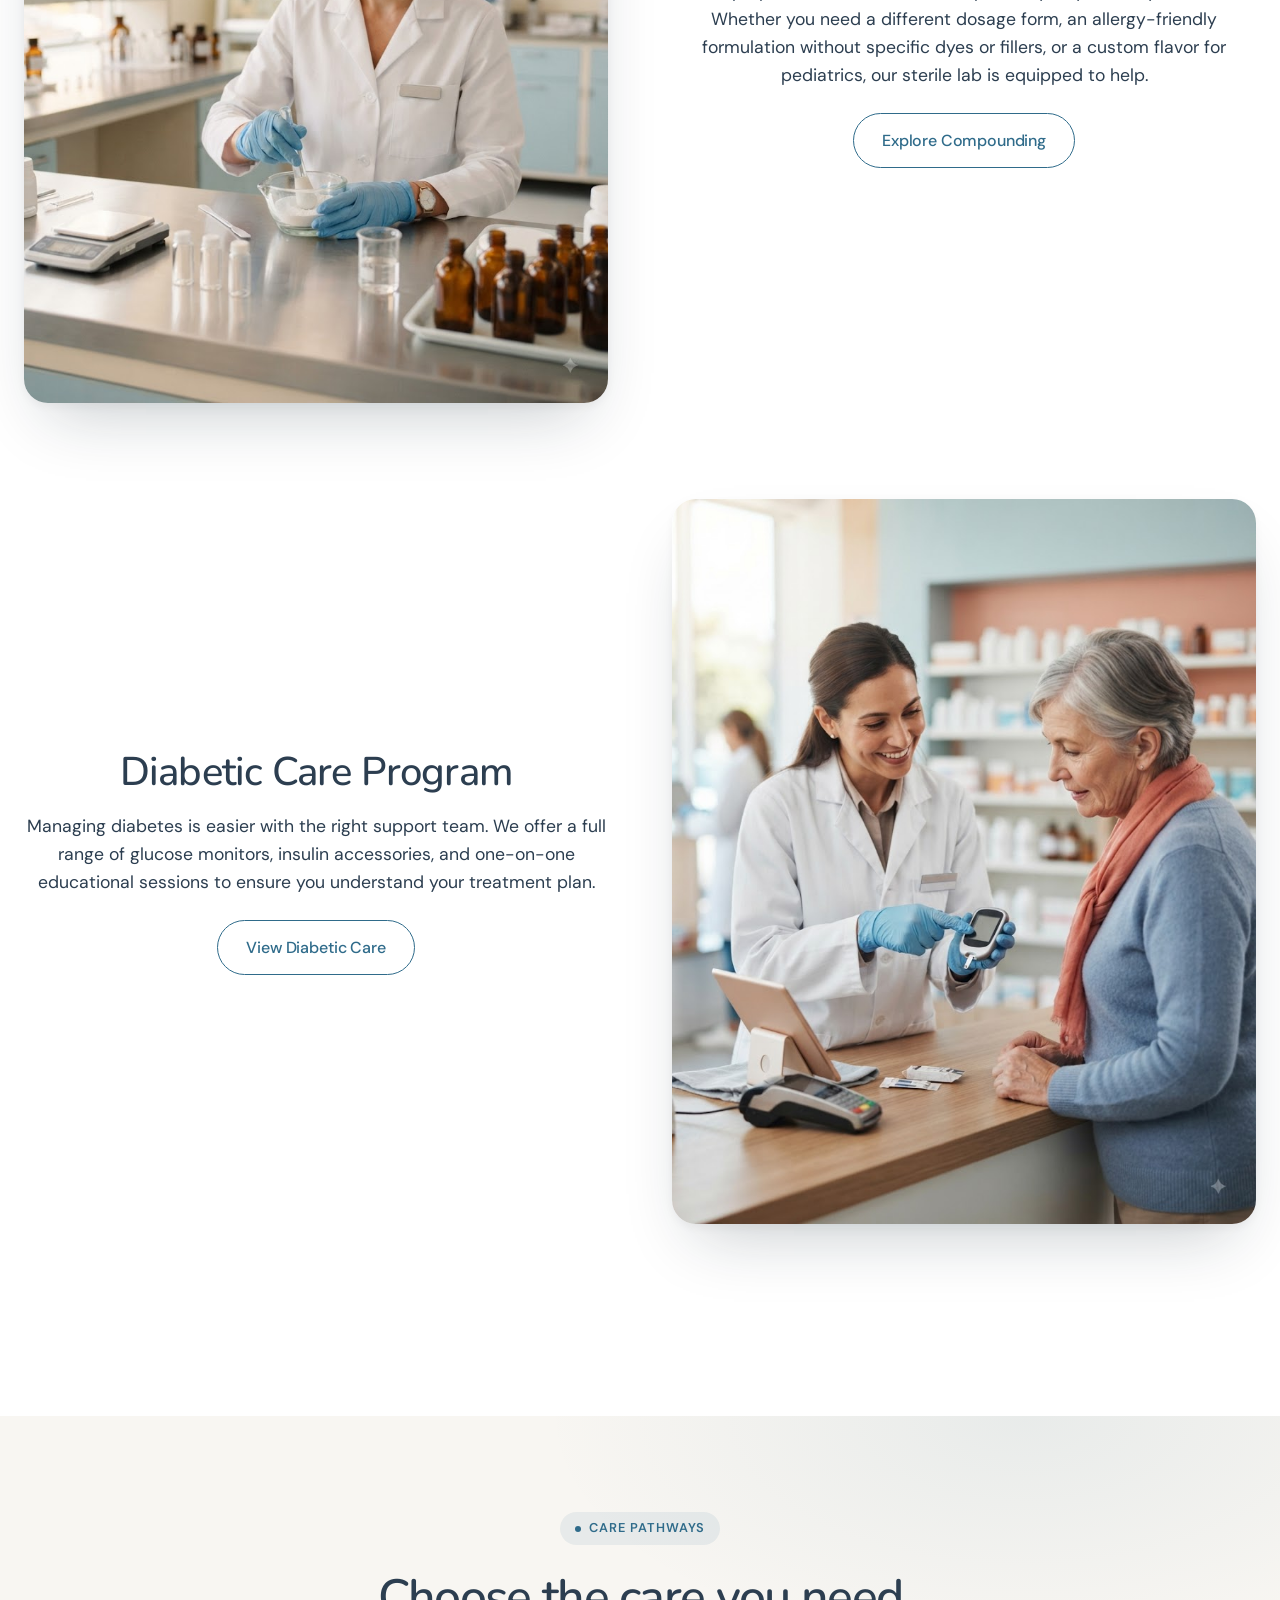
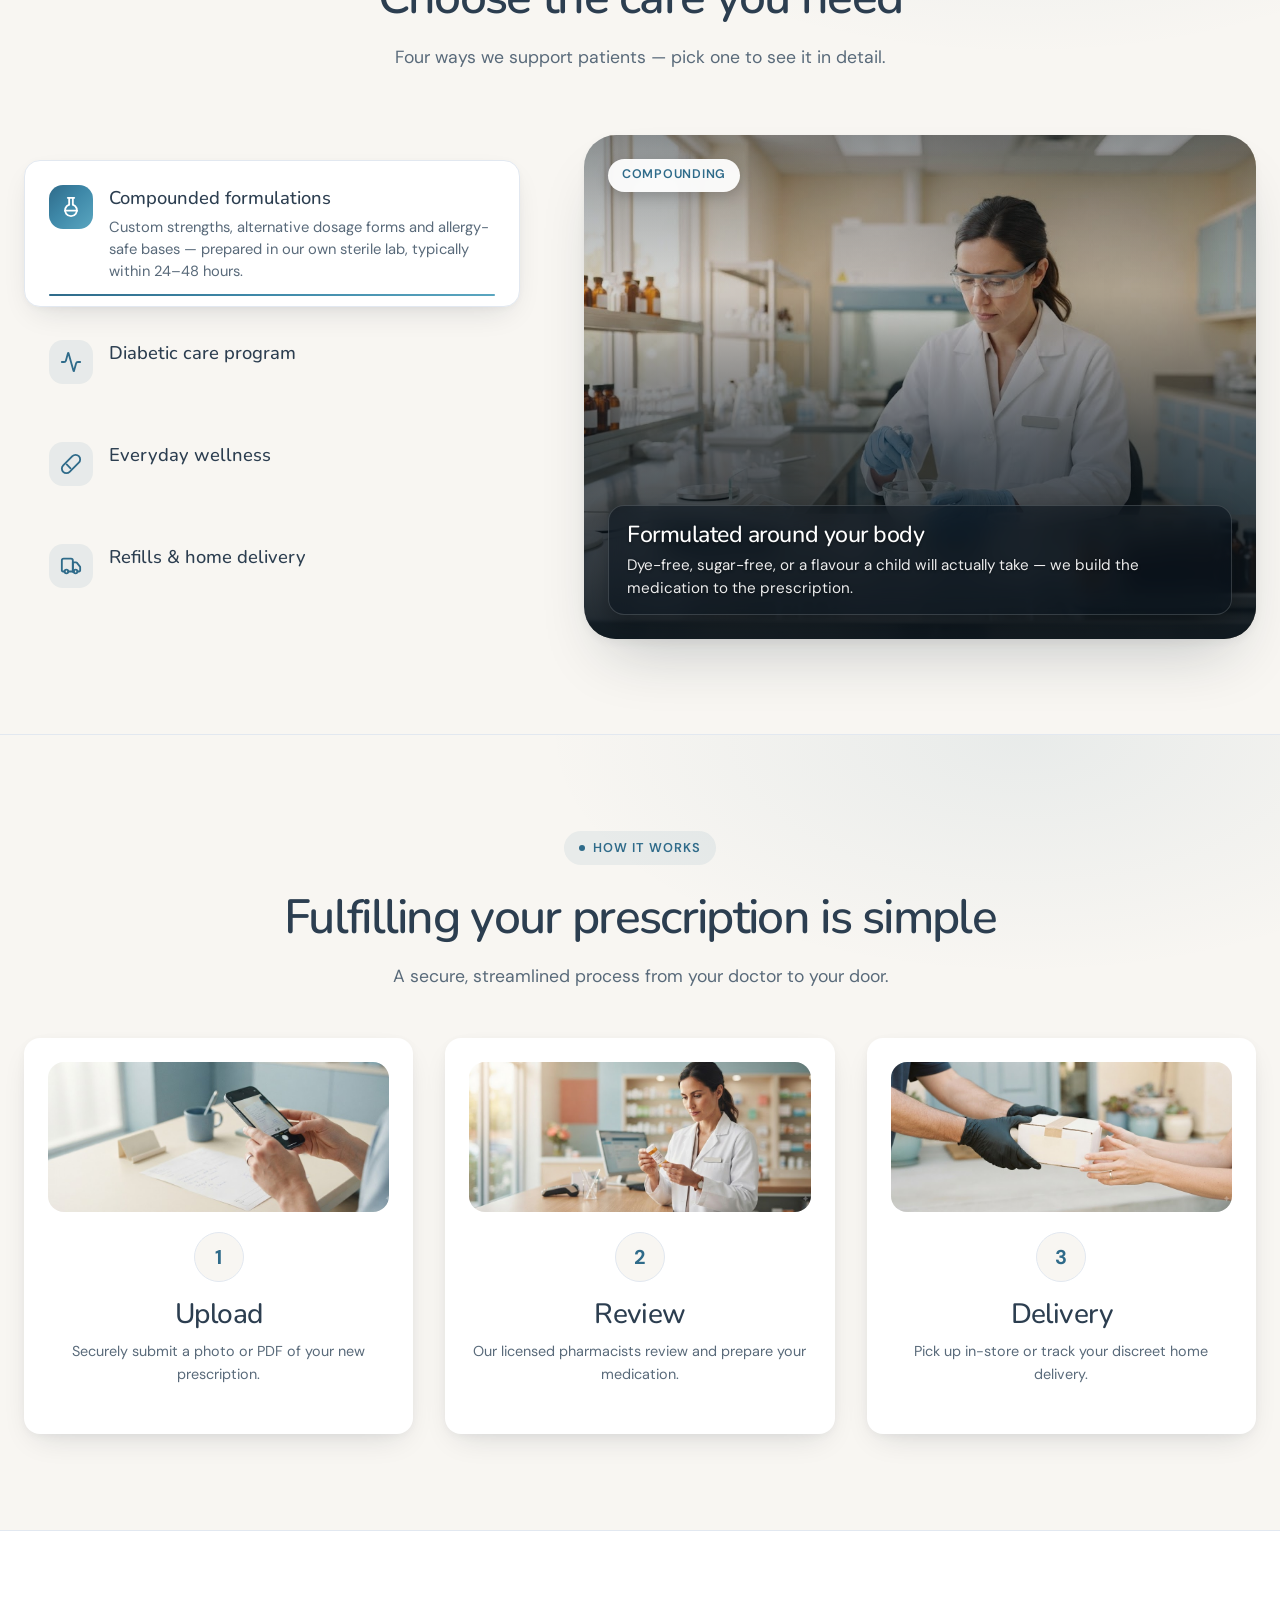
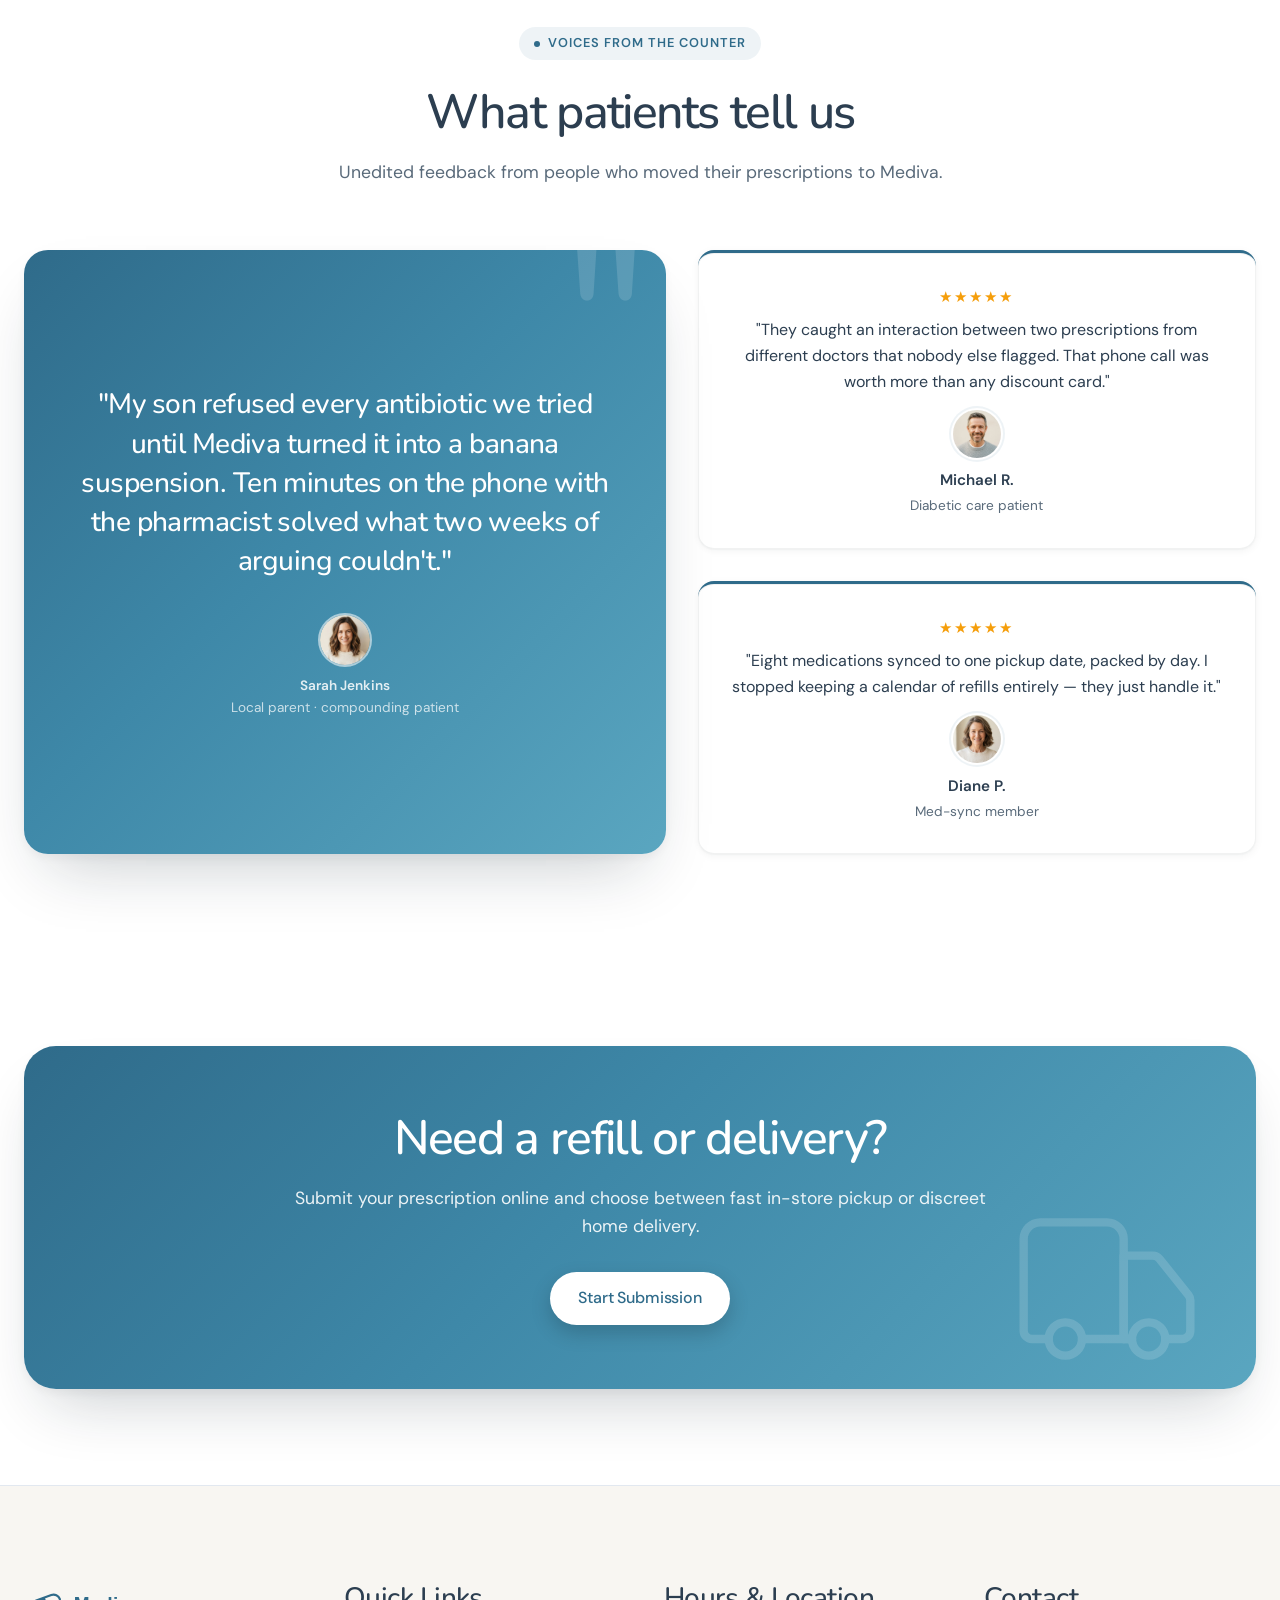
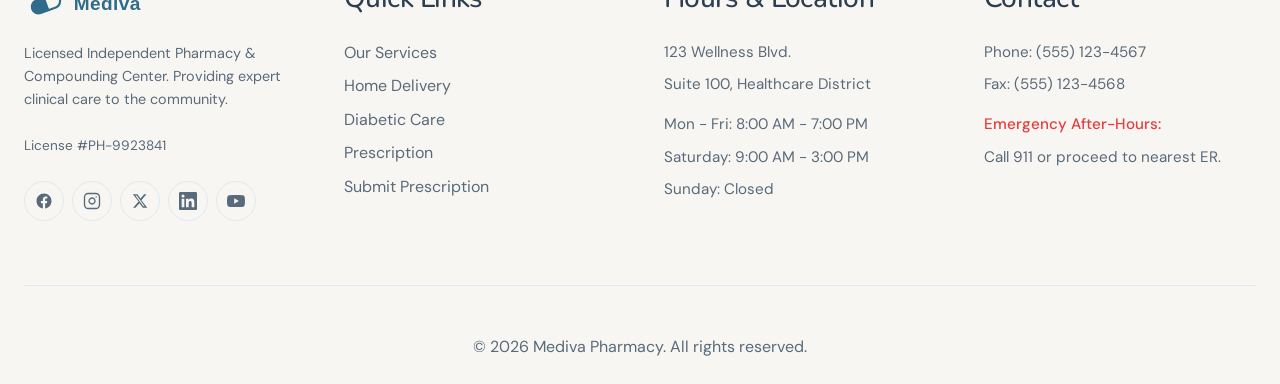
<file: home2.html>
<!DOCTYPE html>
<html lang="en" dir="ltr">

<head>
  <meta charset="UTF-8">
  <meta name="viewport" content="width=device-width, initial-scale=1.0">
  <title>Mediva | Home Layout 2</title>
  <meta name="description"
    content="Mediva is your local independent pharmacy specializing in custom compounding, diabetic care, and prescription delivery.">

  <link rel="stylesheet" href="assets/css/style.css">
  <link rel="stylesheet" href="assets/css/rtl.css">

  <link rel="icon" type="image/png" href="assets/images/favicon.png">
</head>

<body>

  <!-- Navbar -->
  <header class="navbar">
    <div class="container nav-container">
      <a href="index.html" class="logo"><svg class="site-logo" xmlns="http://www.w3.org/2000/svg" viewBox="0 0 170 60" role="img" aria-label="Mediva"><g fill="none"><g transform="translate(30,30) rotate(-20)"><rect x="-20" y="-9" width="40" height="18" rx="9" ry="9" fill="none" stroke="currentColor" stroke-width="3"/><line x1="0" y1="-9" x2="0" y2="9" stroke="currentColor" stroke-width="3"/><path d="M -20 0 a 9 9 0 0 1 9 -9 h 11 v 18 h -11 a 9 9 0 0 1 -9 -9 z" fill="currentColor"/></g><text x="68" y="38" font-family="'Poppins','Segoe UI',Helvetica,Arial,sans-serif" font-size="26" font-weight="600" letter-spacing="0.5" fill="currentColor">Mediva</text></g></svg></a>

      <nav>
        <ul class="nav-menu">
          <li><a href="index.html" class="nav-link">Home</a></li>
          <li><a href="home2.html" class="nav-link active">Home 2</a></li>
          <li><a href="services.html" class="nav-link">Services</a></li>
          <li><a href="diabetic-care.html" class="nav-link">Diabetic Care</a></li>
          <li><a href="prescription.html" class="nav-link">Prescription</a></li>
          <li><a href="blog.html" class="nav-link">Blog</a></li>
          <li><a href="contact.html" class="nav-link">Contact</a></li>
        </ul>
      </nav>

      <div class="nav-actions">
        <button class="icon-btn theme-toggle" aria-label="Toggle dark mode"></button>
        <button class="icon-btn rtl-toggle" aria-label="Toggle RTL direction">
          <svg xmlns="http://www.w3.org/2000/svg" width="24" height="24" viewBox="0 0 24 24" fill="none"
            stroke="currentColor" stroke-width="2" stroke-linecap="round" stroke-linejoin="round"
            class="lucide lucide-arrow-left-right">
            <path d="M8 3 4 7l4 4" />
            <path d="M4 7h16" />
            <path d="m16 21 4-4-4-4" />
            <path d="M20 17H4" />
          </svg>
        </button>
        <a href="login.html" class="btn btn-primary">Login</a>
      </div>

      <button class="hamburger" aria-label="Open menu">
        <span></span><span></span><span></span>
      </button>
    </div>
  </header>

  <!-- Hamburger Drawer -->
  <div class="drawer-overlay"></div>
  <aside class="drawer">
    <div class="drawer-header">
      <span class="logo"><svg class="site-logo" xmlns="http://www.w3.org/2000/svg" viewBox="0 0 170 60" role="img" aria-label="Mediva"><g fill="none"><g transform="translate(30,30) rotate(-20)"><rect x="-20" y="-9" width="40" height="18" rx="9" ry="9" fill="none" stroke="currentColor" stroke-width="3"/><line x1="0" y1="-9" x2="0" y2="9" stroke="currentColor" stroke-width="3"/><path d="M -20 0 a 9 9 0 0 1 9 -9 h 11 v 18 h -11 a 9 9 0 0 1 -9 -9 z" fill="currentColor"/></g><text x="68" y="38" font-family="'Poppins','Segoe UI',Helvetica,Arial,sans-serif" font-size="26" font-weight="600" letter-spacing="0.5" fill="currentColor">Mediva</text></g></svg></span>
      <button class="close-drawer" aria-label="Close menu">&times;</button>
    </div>

    <ul class="drawer-menu">
      <li><a href="index.html">Home</a></li>
      <li><a href="home2.html" class="active">Home 2</a></li>
      <li><a href="services.html">Services</a></li>
      <li><a href="diabetic-care.html">Diabetic Care</a></li>
      <li><a href="prescription.html">Prescription</a></li>
      <li><a href="blog.html">Blog</a></li>
      <li><a href="contact.html">Contact</a></li>
    </ul>

    <div class="drawer-actions">
      <a href="login.html" class="btn btn-primary" style="width: 100%;">Login</a>
      <div class="drawer-toggles" style="justify-content: center;">
        <button class="icon-btn theme-toggle" aria-label="Toggle dark mode"></button>
        <button class="icon-btn rtl-toggle" aria-label="Toggle RTL direction">
          <svg xmlns="http://www.w3.org/2000/svg" width="24" height="24" viewBox="0 0 24 24" fill="none"
            stroke="currentColor" stroke-width="2" stroke-linecap="round" stroke-linejoin="round"
            class="lucide lucide-arrow-left-right">
            <path d="M8 3 4 7l4 4" />
            <path d="M4 7h16" />
            <path d="m16 21 4-4-4-4" />
            <path d="M20 17H4" />
          </svg>
        </button>
      </div>
    </div>
  </aside>

  <!-- Main Content -->
  <main>
    <!-- Centered Hero -->
    <section class="hero-section hero-cover"
      style="background-image: url('assets/images/hero-cover-pharmacy-ambient.jpg');">
      <div class="hero-veil"></div>

      <div class="container hero-content centered" style="max-width: 820px; z-index: 10;">
        <span class="eyebrow" style="animation: slideUp 0.8s ease backwards;">Independent Clinical Pharmacy</span>
        <h1>Expert care, formulated exactly for you.</h1>
        <p style="margin-inline: auto;">Skip the big box chains. Experience personalized compounding, dedicated diabetic
          care, and fast home delivery from licensed professionals.</p>
        <div class="hero-actions" style="justify-content: center;">
          <a href="login.html" class="btn btn-primary">Login</a>
          <a href="contact.html" class="btn btn-outline">Contact Pharmacist</a>
        </div>
        <div class="trust-strip centered">
          <div class="trust-item"><strong>20+</strong><span>Years independent</span></div>
          <div class="trust-item"><strong>48h</strong><span>Typical compounding turnaround</span></div>
          <div class="trust-item"><strong>15mi</strong><span>Free delivery radius</span></div>
        </div>
      </div>
    </section>

    <!-- Marquee Strip -->
    <div class="marquee-strip">
      <div class="marquee-content">
        <span>✦ Custom Compounding</span>
        <span>✦ Free Home Delivery</span>
        <span>✦ PCAB Accredited Lab</span>
        <span>✦ Personalized Dosage Forms</span>
        <span>✦ Licensed Clinical Pharmacists</span>
        <span>✦ Diabetic Care Experts</span>
      </div>
      <div class="marquee-content" aria-hidden="true">
        <span>✦ Custom Compounding</span>
        <span>✦ Free Home Delivery</span>
        <span>✦ PCAB Accredited Lab</span>
        <span>✦ Personalized Dosage Forms</span>
        <span>✦ Licensed Clinical Pharmacists</span>
        <span>✦ Diabetic Care Experts</span>
      </div>
    </div>

    <!-- Content pillars as alternating rows -->
    <section class="container">
      <div class="section-header" data-reveal>
        <span class="eyebrow">Specialties</span>
        <h2>Our Core Specialties</h2>
        <p>Comprehensive health solutions for our community.</p>
      </div>

      <!-- Feature 1 -->
      <div data-reveal
        style="display: grid; grid-template-columns: repeat(auto-fit, minmax(300px, 1fr)); gap: 4rem; align-items: center; margin-bottom: var(--spacing-12);">
        <img src="assets/images/specialty-compounding-lab.jpg" alt="Compounding" class="feature-media">
        <div style="text-align: center;">
          <h3 style="margin-bottom: 1rem;">Custom Compounding</h3>
          <p>We prepare medications tailored precisely to your body's needs. Whether you need a different dosage form,
            an allergy-friendly formulation without specific dyes or fillers, or a custom flavor for pediatrics, our
            sterile lab is equipped to help.</p>
          <a href="services.html" class="btn btn-outline">Explore Compounding</a>
        </div>
      </div>

      <!-- Feature 2 -->
      <div data-reveal
        style="display: grid; grid-template-columns: repeat(auto-fit, minmax(300px, 1fr)); gap: 4rem; align-items: center; margin-bottom: var(--spacing-12); direction: rtl;">
        <img src="assets/images/specialty-diabetic-program.jpg" alt="Diabetic Care" class="feature-media">
        <div style="direction: ltr; text-align: center;">
          <h3 style="margin-bottom: 1rem;">Diabetic Care Program</h3>
          <p>Managing diabetes is easier with the right support team. We offer a full range of glucose monitors, insulin
            accessories, and one-on-one educational sessions to ensure you understand your treatment plan.</p>
          <a href="diabetic-care.html" class="btn btn-outline">View Diabetic Care</a>
        </div>
      </div>
    </section>
    <!-- Interactive Showcase: care pathways -->
    <section class="surface-band">
      <div class="container">
        <div class="section-header" data-reveal>
          <span class="eyebrow">Care pathways</span>
          <h2>Choose the care you need</h2>
          <p>Four ways we support patients — pick one to see it in detail.</p>
        </div>

        <div class="showcase" data-showcase data-showcase-duration="7000" data-reveal>
          <div class="showcase-tabs" role="tablist" aria-label="Care pathways">
            <button class="showcase-tab" role="tab" id="h2-tab-1" aria-controls="h2-panel-1" aria-selected="true">
              <span class="showcase-tab-icon">
                <svg xmlns="http://www.w3.org/2000/svg" viewBox="0 0 24 24" fill="none" stroke="currentColor"
                  stroke-width="2" stroke-linecap="round" stroke-linejoin="round">
                  <path d="M10 2v7.31" />
                  <path d="M14 9.3V1.99" />
                  <path d="M8.5 2h7" />
                  <path d="M14 9.3a6.5 6.5 0 1 1-4 0" />
                  <path d="M5.52 16h12.96" />
                </svg>
              </span>
              <span>
                <span class="showcase-tab-title">Compounded formulations</span>
                <p class="showcase-tab-desc">Custom strengths, alternative dosage forms and allergy-safe bases —
                  prepared in our own sterile lab, typically within 24–48 hours.</p>
              </span>
              <span class="showcase-tab-progress"><i></i></span>
            </button>

            <button class="showcase-tab" role="tab" id="h2-tab-2" aria-controls="h2-panel-2" aria-selected="false"
              tabindex="-1">
              <span class="showcase-tab-icon">
                <svg xmlns="http://www.w3.org/2000/svg" viewBox="0 0 24 24" fill="none" stroke="currentColor"
                  stroke-width="2" stroke-linecap="round" stroke-linejoin="round">
                  <path
                    d="M22 12h-2.48a2 2 0 0 0-1.93 1.46l-2.35 8.36a.25.25 0 0 1-.48 0L9.24 2.18a.25.25 0 0 0-.48 0l-2.35 8.36A2 2 0 0 1 4.48 12H2" />
                </svg>
              </span>
              <span>
                <span class="showcase-tab-title">Diabetic care program</span>
                <p class="showcase-tab-desc">Monitors and sensors fitted in-store, supply reminders, and one-to-one
                  education sessions with a pharmacist who knows your history.</p>
              </span>
              <span class="showcase-tab-progress"><i></i></span>
            </button>

            <button class="showcase-tab" role="tab" id="h2-tab-3" aria-controls="h2-panel-3" aria-selected="false"
              tabindex="-1">
              <span class="showcase-tab-icon">
                <svg xmlns="http://www.w3.org/2000/svg" viewBox="0 0 24 24" fill="none" stroke="currentColor"
                  stroke-width="2" stroke-linecap="round" stroke-linejoin="round">
                  <path d="m10.5 20.5 10-10a4.95 4.95 0 1 0-7-7l-10 10a4.95 4.95 0 1 0 7 7Z" />
                  <path d="m7.3 12.5 4.2 4.2" />
                </svg>
              </span>
              <span>
                <span class="showcase-tab-title">Everyday wellness</span>
                <p class="showcase-tab-desc">A curated over-the-counter range — supplements, first aid and skin care —
                  vetted by our team rather than stocked by a head office.</p>
              </span>
              <span class="showcase-tab-progress"><i></i></span>
            </button>

            <button class="showcase-tab" role="tab" id="h2-tab-4" aria-controls="h2-panel-4" aria-selected="false"
              tabindex="-1">
              <span class="showcase-tab-icon">
                <svg xmlns="http://www.w3.org/2000/svg" viewBox="0 0 24 24" fill="none" stroke="currentColor"
                  stroke-width="2" stroke-linecap="round" stroke-linejoin="round">
                  <path d="M14 18V6a2 2 0 0 0-2-2H4a2 2 0 0 0-2 2v11a1 1 0 0 0 1 1h2" />
                  <path d="M15 18H9" />
                  <path d="M19 18h2a1 1 0 0 0 1-1v-3.65a1 1 0 0 0-.22-.624l-3.48-4.35A1 1 0 0 0 17.52 8H14v10h1" />
                  <circle cx="7" cy="18" r="2" />
                  <circle cx="17" cy="18" r="2" />
                </svg>
              </span>
              <span>
                <span class="showcase-tab-title">Refills & home delivery</span>
                <p class="showcase-tab-desc">Submit once, then let us handle the reorder cycle — with tracked, discreet
                  delivery free inside our 15-mile radius.</p>
              </span>
              <span class="showcase-tab-progress"><i></i></span>
            </button>
          </div>

          <div class="showcase-stage">
            <div class="showcase-panel active" role="tabpanel" id="h2-panel-1" aria-labelledby="h2-tab-1">
              <span class="showcase-badge">Compounding</span>
              <img src="assets/images/pathway-compounding.jpg"
                alt="Compounding pharmacist preparing a custom formulation">
              <div class="showcase-caption">
                <h4>Formulated around your body</h4>
                <p>Dye-free, sugar-free, or a flavour a child will actually take — we build the medication to the
                  prescription.</p>
              </div>
            </div>

            <div class="showcase-panel" role="tabpanel" id="h2-panel-2" aria-labelledby="h2-tab-2" hidden>
              <span class="showcase-badge">Diabetic Care</span>
              <img src="assets/images/pathway-diabetic-care.jpg"
                alt="Glucose monitoring equipment and diabetic supplies">
              <div class="showcase-caption">
                <h4>Support between appointments</h4>
                <p>We keep your supplies stocked and your technique sharp, so nothing lapses between doctor visits.</p>
              </div>
            </div>

            <div class="showcase-panel" role="tabpanel" id="h2-panel-3" aria-labelledby="h2-tab-3" hidden>
              <span class="showcase-badge">Wellness</span>
              <img src="assets/images/pathway-wellness.jpg"
                alt="Curated over-the-counter wellness products on pharmacy shelves">
              <div class="showcase-caption">
                <h4>A shelf you can trust</h4>
                <p>Ask about anything on it — our pharmacists check it against your prescriptions before you buy.</p>
              </div>
            </div>

            <div class="showcase-panel" role="tabpanel" id="h2-panel-4" aria-labelledby="h2-tab-4" hidden>
              <span class="showcase-badge">Delivery</span>
              <img src="assets/images/pathway-delivery.jpg" alt="Sealed prescription parcel ready for courier delivery">
              <div class="showcase-caption">
                <h4>Refills that arrive on their own</h4>
                <p>Set a schedule once and we prepare, package and dispatch each cycle with SMS tracking.</p>
              </div>
            </div>
          </div>
        </div>
      </div>
    </section>

    <!-- How it works (Prescription Submission) -->
    <section class="surface-band"
      style="background-color: var(--surface-color); padding-block: var(--spacing-12); border-top: 1px solid var(--border-color); border-bottom: 1px solid var(--border-color);">
      <div class="container">
        <div class="section-header" style="text-align: center; margin-bottom: 3rem;">
          <span class="eyebrow">How it works</span>
          <h2>Fulfilling your prescription is simple</h2>
          <p>A secure, streamlined process from your doctor to your door.</p>
        </div>
        <div class="card-grid steps-grid">
          <div class="card"
            style="display: flex; flex-direction: column; padding: 1.5rem; text-align: center; align-items: center; background-color: var(--bg-color); border-radius: var(--border-radius); box-shadow: var(--shadow-soft);">
            <img src="assets/images/step-upload.jpg" alt="Upload"
              style="width: 100%; height: 150px; object-fit: cover; border-radius: var(--radius-md); margin-bottom: 1.25rem;">
            <div
              style="background: var(--surface-color); width: 50px; height: 50px; border-radius: 50%; display: flex; align-items: center; justify-content: center; margin-bottom: 1rem; font-size: 1.25rem; font-weight: bold; color: var(--primary-color); border: 1px solid var(--border-color);">
              1</div>
            <h4>Upload</h4>
            <p style="font-size: 0.9rem; margin-top: 0.5rem; color: var(--text-secondary);">Securely submit a photo or
              PDF of your new prescription.</p>
          </div>

          <div class="card"
            style="display: flex; flex-direction: column; padding: 1.5rem; text-align: center; align-items: center; background-color: var(--bg-color); border-radius: var(--border-radius); box-shadow: var(--shadow-soft);">
            <img src="assets/images/step-review.jpg" alt="Review"
              style="width: 100%; height: 150px; object-fit: cover; border-radius: var(--radius-md); margin-bottom: 1.25rem;">
            <div
              style="background: var(--surface-color); width: 50px; height: 50px; border-radius: 50%; display: flex; align-items: center; justify-content: center; margin-bottom: 1rem; font-size: 1.25rem; font-weight: bold; color: var(--primary-color); border: 1px solid var(--border-color);">
              2</div>
            <h4>Review</h4>
            <p style="font-size: 0.9rem; margin-top: 0.5rem; color: var(--text-secondary);">Our licensed pharmacists
              review and prepare your medication.</p>
          </div>

          <div class="card"
            style="display: flex; flex-direction: column; padding: 1.5rem; text-align: center; align-items: center; background-color: var(--bg-color); border-radius: var(--border-radius); box-shadow: var(--shadow-soft);">
            <img src="assets/images/step-delivery.jpg" alt="Delivery"
              style="width: 100%; height: 150px; object-fit: cover; border-radius: var(--radius-md); margin-bottom: 1.25rem;">
            <div
              style="background: var(--surface-color); width: 50px; height: 50px; border-radius: 50%; display: flex; align-items: center; justify-content: center; margin-bottom: 1rem; font-size: 1.25rem; font-weight: bold; color: var(--primary-color); border: 1px solid var(--border-color);">
              3</div>
            <h4>Delivery</h4>
            <p style="font-size: 0.9rem; margin-top: 0.5rem; color: var(--text-secondary);">Pick up in-store or track
              your discreet home delivery.</p>
          </div>
        </div>
      </div>
    </section>

    <!-- Testimonials: one lead quote + supporting notes -->
    <section class="container">
      <div class="section-header" data-reveal>
        <span class="eyebrow">Voices from the counter</span>
        <h2>What patients tell us</h2>
        <p>Unedited feedback from people who moved their prescriptions to Mediva.</p>
      </div>

      <div class="voices" data-reveal data-reveal-delay="80">
        <figure class="voice-lead">
          <blockquote>"My son refused every antibiotic we tried until Mediva turned it into a banana suspension. Ten
            minutes on the phone with the pharmacist solved what two weeks of arguing couldn't."</blockquote>
          <figcaption class="voice-person">
            <img src="assets/images/voice-sarah-jenkins.jpg" alt="Sarah Jenkins">
            <span>
              <b>Sarah Jenkins</b>
              <span>Local parent · compounding patient</span>
            </span>
          </figcaption>
        </figure>

        <div class="voice-stack">
          <figure class="voice-note">
            <div class="voice-rating" aria-label="Rated 5 out of 5">★★★★★</div>
            <p>"They caught an interaction between two prescriptions from different doctors that nobody else flagged.
              That phone call was worth more than any discount card."</p>
            <figcaption class="voice-byline">
              <img src="assets/images/testimonial-michael-r.jpg" alt="Michael R.">
              <b>Michael R.</b>
              <span>Diabetic care patient</span>
            </figcaption>
          </figure>

          <figure class="voice-note">
            <div class="voice-rating" aria-label="Rated 5 out of 5">★★★★★</div>
            <p>"Eight medications synced to one pickup date, packed by day. I stopped keeping a calendar of refills
              entirely — they just handle it."</p>
            <figcaption class="voice-byline">
              <img src="assets/images/voice-diane-p.jpg" alt="Diane P.">
              <b>Diane P.</b>
              <span>Med-sync member</span>
            </figcaption>
          </figure>
        </div>
      </div>
    </section>

    <!-- Quick CTA banner -->
    <section class="container">
      <div class="cta-banner" data-reveal>
        <div class="cta-banner-body">
          <h2>Need a refill or delivery?</h2>
          <p>Submit your prescription online and choose between fast in-store pickup or discreet home delivery.</p>
          <a href="prescription.html" class="btn btn-light">Start Submission</a>
        </div>
        <span class="cta-banner-mark" aria-hidden="true">
          <svg xmlns="http://www.w3.org/2000/svg" viewBox="0 0 24 24" fill="none" stroke="currentColor" stroke-width="1"
            stroke-linecap="round" stroke-linejoin="round">
            <path d="M14 18V6a2 2 0 0 0-2-2H4a2 2 0 0 0-2 2v11a1 1 0 0 0 1 1h2" />
            <path d="M15 18H9" />
            <path d="M19 18h2a1 1 0 0 0 1-1v-3.65a1 1 0 0 0-.22-.624l-3.48-4.35A1 1 0 0 0 17.52 8H14v10h1" />
            <circle cx="7" cy="18" r="2" />
            <circle cx="17" cy="18" r="2" />
          </svg>
        </span>
      </div>
    </section>
  </main>

  <!-- Footer -->
  <footer class="footer">
    <div class="container">
      <div class="footer-grid">
        <div class="footer-col">
          <a href="index.html" class="logo" style="display: block; margin-bottom: 1rem;"><svg class="site-logo" xmlns="http://www.w3.org/2000/svg" viewBox="0 0 170 60" role="img" aria-label="Mediva"><g fill="none"><g transform="translate(30,30) rotate(-20)"><rect x="-20" y="-9" width="40" height="18" rx="9" ry="9" fill="none" stroke="currentColor" stroke-width="3"/><line x1="0" y1="-9" x2="0" y2="9" stroke="currentColor" stroke-width="3"/><path d="M -20 0 a 9 9 0 0 1 9 -9 h 11 v 18 h -11 a 9 9 0 0 1 -9 -9 z" fill="currentColor"/></g><text x="68" y="38" font-family="'Poppins','Segoe UI',Helvetica,Arial,sans-serif" font-size="26" font-weight="600" letter-spacing="0.5" fill="currentColor">Mediva</text></g></svg></a>
          <p style="font-size: 0.9rem; color: var(--text-secondary);">Licensed Independent Pharmacy &amp; Compounding
            Center. Providing expert clinical care to the community.</p>
          <p style="font-size: 0.85rem; margin-top: 1rem; color: var(--text-secondary);">License #PH-9923841</p>
          <ul class="footer-social" aria-label="Mediva on social media">
            <li>
              <a href="#" aria-label="Mediva on Facebook">
                <svg xmlns="http://www.w3.org/2000/svg" viewBox="0 0 24 24" fill="currentColor" aria-hidden="true">
                  <path
                    d="M22 12.06C22 6.5 17.52 2 12 2S2 6.5 2 12.06c0 5.02 3.66 9.18 8.44 9.94v-7.03H7.9v-2.91h2.54V9.85c0-2.52 1.49-3.91 3.77-3.91 1.09 0 2.24.2 2.24.2v2.46h-1.26c-1.24 0-1.63.78-1.63 1.57v1.89h2.78l-.45 2.91h-2.33V22c4.78-.76 8.44-4.92 8.44-9.94Z" />
                </svg>
              </a>
            </li>
            <li>
              <a href="#" aria-label="Mediva on Instagram">
                <svg xmlns="http://www.w3.org/2000/svg" viewBox="0 0 24 24" fill="none" stroke="currentColor"
                  stroke-width="1.8" stroke-linecap="round" stroke-linejoin="round" aria-hidden="true">
                  <rect width="20" height="20" x="2" y="2" rx="5" />
                  <path d="M16 11.37A4 4 0 1 1 12.63 8 4 4 0 0 1 16 11.37Z" />
                  <line x1="17.5" x2="17.51" y1="6.5" y2="6.5" />
                </svg>
              </a>
            </li>
            <li>
              <a href="#" aria-label="Mediva on X">
                <svg xmlns="http://www.w3.org/2000/svg" viewBox="0 0 24 24" fill="currentColor" aria-hidden="true">
                  <path
                    d="M17.53 3h3.14l-6.86 7.84L21.75 21h-5.9l-4.62-6.04L5.94 21H2.8l7.33-8.38L2.5 3h6.05l4.18 5.52L17.53 3Zm-1.1 16.13h1.74L7.65 4.78H5.79l10.64 14.35Z" />
                </svg>
              </a>
            </li>
            <li>
              <a href="#" aria-label="Mediva on LinkedIn">
                <svg xmlns="http://www.w3.org/2000/svg" viewBox="0 0 24 24" fill="currentColor" aria-hidden="true">
                  <path
                    d="M20.45 20.45h-3.55v-5.57c0-1.33-.03-3.04-1.85-3.04-1.85 0-2.14 1.45-2.14 2.94v5.67H9.35V9h3.41v1.56h.05a3.74 3.74 0 0 1 3.37-1.85c3.6 0 4.27 2.37 4.27 5.46v6.28ZM5.34 7.43a2.06 2.06 0 1 1 0-4.12 2.06 2.06 0 0 1 0 4.12ZM7.12 20.45H3.56V9h3.56v11.45ZM22.22 0H1.77C.79 0 0 .77 0 1.72v20.56C0 23.23.79 24 1.77 24h20.45c.98 0 1.78-.77 1.78-1.72V1.72C24 .77 23.2 0 22.22 0Z" />
                </svg>
              </a>
            </li>
            <li>
              <a href="#" aria-label="Mediva on YouTube">
                <svg xmlns="http://www.w3.org/2000/svg" viewBox="0 0 24 24" fill="currentColor" aria-hidden="true">
                  <path
                    d="M23.5 6.5a3.02 3.02 0 0 0-2.12-2.14C19.5 3.85 12 3.85 12 3.85s-7.5 0-9.38.51A3.02 3.02 0 0 0 .5 6.5C0 8.38 0 12 0 12s0 3.62.5 5.5a3.02 3.02 0 0 0 2.12 2.14c1.88.51 9.38.51 9.38.51s7.5 0 9.38-.51a3.02 3.02 0 0 0 2.12-2.14C24 15.62 24 12 24 12s0-3.62-.5-5.5ZM9.6 15.57V8.43L15.82 12 9.6 15.57Z" />
                </svg>
              </a>
            </li>
          </ul>
        </div>
        <div class="footer-col">
          <h4>Quick Links</h4>
          <ul class="footer-links">
            <li><a href="services.html">Our Services</a></li>
            <li><a href="prescription.html#delivery">Home Delivery</a></li>
            <li><a href="diabetic-care.html">Diabetic Care</a></li>
            <li><a href="prescription.html">Prescription</a></li>
            <li><a href="prescription.html">Submit Prescription</a></li>
          </ul>
        </div>
        <div class="footer-col">
          <h4>Hours &amp; Location</h4>
          <ul class="footer-links" style="color: var(--text-secondary); font-size: 0.95rem;">
            <li>123 Wellness Blvd.</li>
            <li>Suite 100, Healthcare District</li>
            <li style="margin-top: 1rem;">Mon - Fri: 8:00 AM - 7:00 PM</li>
            <li>Saturday: 9:00 AM - 3:00 PM</li>
            <li>Sunday: Closed</li>
          </ul>
        </div>
        <div class="footer-col">
          <h4>Contact</h4>
          <ul class="footer-links" style="color: var(--text-secondary); font-size: 0.95rem;">
            <li>Phone: (555) 123-4567</li>
            <li>Fax: (555) 123-4568</li>
            <li style="margin-top: 1rem; color: var(--error-color); font-weight: 500;">Emergency After-Hours:</li>
            <li>Call 911 or proceed to nearest ER.</li>
          </ul>
        </div>
      </div>
      <div class="footer-bottom">
        &copy; 2026 Mediva Pharmacy. All rights reserved.
      </div>
    </div>
  </footer>

  <script src="assets/js/main.js"></script>
</body>

</html>
</file>
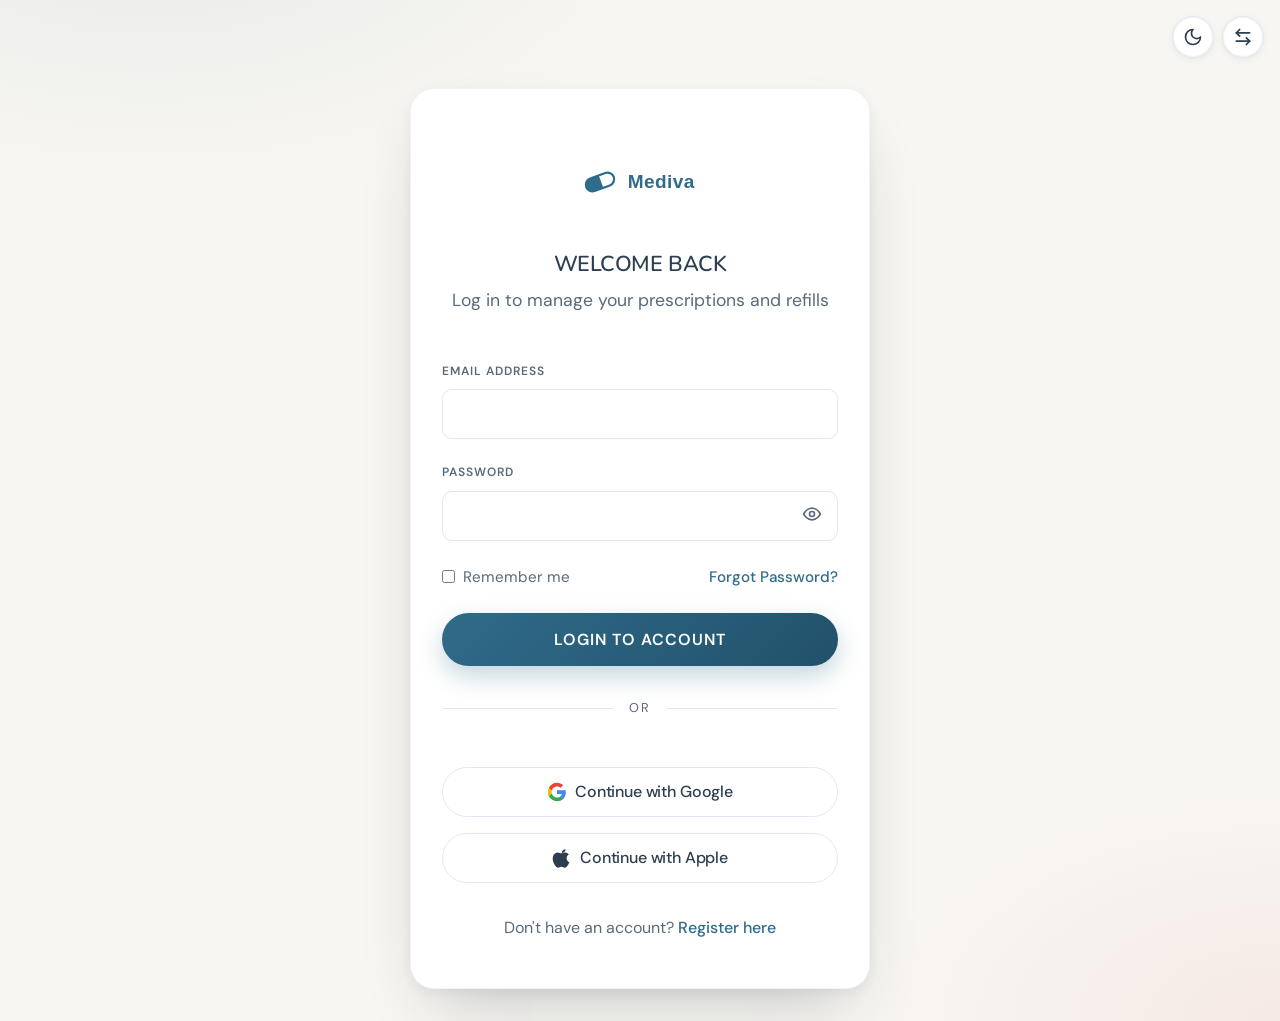
<file: login.html>
<!DOCTYPE html>
<html lang="en" dir="ltr">
<head>
  <meta charset="UTF-8">
  <meta name="viewport" content="width=device-width, initial-scale=1.0">
  <title>Mediva | Login</title>
  <meta name="description" content="Log in to your Mediva account to manage prescriptions, refills and deliveries.">
  <link rel="stylesheet" href="assets/css/style.css">
  <link rel="stylesheet" href="assets/css/rtl.css">

  <link rel="icon" type="image/png" href="assets/images/favicon.png">
</head>
<body class="auth-page">

  <!-- Floating controls (top-right; flips to top-left in RTL) -->
  <div class="auth-toggles">
    <button class="icon-btn theme-toggle" aria-label="Toggle dark mode">
      <!-- Icon injected by JS -->
    </button>
    <button class="icon-btn rtl-toggle" aria-label="Toggle RTL direction">
      <svg xmlns="http://www.w3.org/2000/svg" width="24" height="24" viewBox="0 0 24 24" fill="none" stroke="currentColor" stroke-width="2" stroke-linecap="round" stroke-linejoin="round" class="lucide lucide-arrow-left-right"><path d="M8 3 4 7l4 4"/><path d="M4 7h16"/><path d="m16 21 4-4-4-4"/><path d="M20 17H4"/></svg>
    </button>
  </div>

  <main class="auth-container">
    <a href="index.html" class="auth-brand"><svg class="site-logo" xmlns="http://www.w3.org/2000/svg" viewBox="0 0 170 60" role="img" aria-label="Mediva"><g fill="none"><g transform="translate(30,30) rotate(-20)"><rect x="-20" y="-9" width="40" height="18" rx="9" ry="9" fill="none" stroke="currentColor" stroke-width="3"/><line x1="0" y1="-9" x2="0" y2="9" stroke="currentColor" stroke-width="3"/><path d="M -20 0 a 9 9 0 0 1 9 -9 h 11 v 18 h -11 a 9 9 0 0 1 -9 -9 z" fill="currentColor"/></g><text x="68" y="38" font-family="'Poppins','Segoe UI',Helvetica,Arial,sans-serif" font-size="26" font-weight="600" letter-spacing="0.5" fill="currentColor">Mediva</text></g></svg></a>

    <h1>Welcome Back</h1>
    <p class="auth-subtitle">Log in to manage your prescriptions and refills</p>

    <form action="#" method="POST" data-validate="true" novalidate style="text-align: start;">
      <div class="form-group">
        <label class="form-label" for="email">Email Address</label>
        <input type="email" id="email" name="email" class="form-control" autocomplete="email" required>
      </div>

      <div class="form-group">
        <label class="form-label" for="password">Password</label>
        <div class="password-field">
          <input type="password" id="password" name="password" class="form-control" autocomplete="current-password" required>
          <button type="button" class="password-toggle" aria-label="Show password"></button>
        </div>
      </div>

      <div class="auth-meta">
        <label class="auth-check">
          <input type="checkbox" name="remember"> Remember me
        </label>
        <a href="#" style="font-weight: 500;">Forgot Password?</a>
      </div>

      <button type="submit" class="btn btn-primary btn-auth">Login to Account</button>
    </form>

    <div class="auth-divider">or</div>

    <div class="social-login">
      <button type="button" class="btn btn-outline" style="width: 100%; border-color: var(--border-color); color: var(--text-primary); font-weight: 500;">
        <svg xmlns="http://www.w3.org/2000/svg" width="20" height="20" viewBox="0 0 24 24" fill="currentColor"><path d="M22.56 12.25c0-.78-.07-1.53-.2-2.25H12v4.26h5.92c-.26 1.37-1.04 2.53-2.21 3.31v2.77h3.57c2.08-1.92 3.28-4.74 3.28-8.09z" fill="#4285F4"/><path d="M12 23c2.97 0 5.46-.98 7.28-2.66l-3.57-2.77c-.98.66-2.23 1.06-3.71 1.06-2.86 0-5.29-1.93-6.16-4.53H2.18v2.84C3.99 20.53 7.7 23 12 23z" fill="#34A853"/><path d="M5.84 14.09c-.22-.66-.35-1.36-.35-2.09s.13-1.43.35-2.09V7.07H2.18C1.43 8.55 1 10.22 1 12s.43 3.45 1.18 4.93l2.85-2.22.81-.62z" fill="#FBBC05"/><path d="M12 5.38c1.62 0 3.06.56 4.21 1.64l3.15-3.15C17.45 2.09 14.97 1 12 1 7.7 1 3.99 3.47 2.18 7.07l3.66 2.84c.87-2.6 3.3-4.53 6.16-4.53z" fill="#EA4335"/><path d="M1 1h22v22H1z" fill="none"/></svg>
        Continue with Google
      </button>
      <button type="button" class="btn btn-outline" style="width: 100%; border-color: var(--border-color); color: var(--text-primary); font-weight: 500;">
        <svg xmlns="http://www.w3.org/2000/svg" width="20" height="20" viewBox="0 0 24 24" fill="currentColor"><path d="M16.365 1.43c0 1.14-.468 2.243-1.232 3.043-.817.87-2.166 1.546-3.286 1.46-.14-1.101.42-2.27 1.157-3.019.83-.851 2.278-1.5 3.361-1.484zM20.9 17.096c-.554 1.269-.81 1.836-1.52 2.96-.99 1.564-2.386 3.513-4.115 3.527-1.537.014-1.933-1.001-4.02-.989-2.086.011-2.522 1.008-4.06.993-1.729-.014-3.05-1.774-4.04-3.338C.5 16.09.2 11.026 1.9 8.335c1.208-1.91 3.114-3.03 4.906-3.03 1.824 0 2.97 1.001 4.478 1.001 1.462 0 2.354-1.003 4.464-1.003 1.595 0 3.285.868 4.49 2.368-3.945 2.161-3.305 7.792.663 9.425z"/></svg>
        Continue with Apple
      </button>
    </div>

    <p class="auth-footer">
      Don't have an account? <a href="register.html" style="font-weight: 500;">Register here</a>
    </p>
  </main>

  <script src="assets/js/main.js"></script>
</body>
</html>
</file>
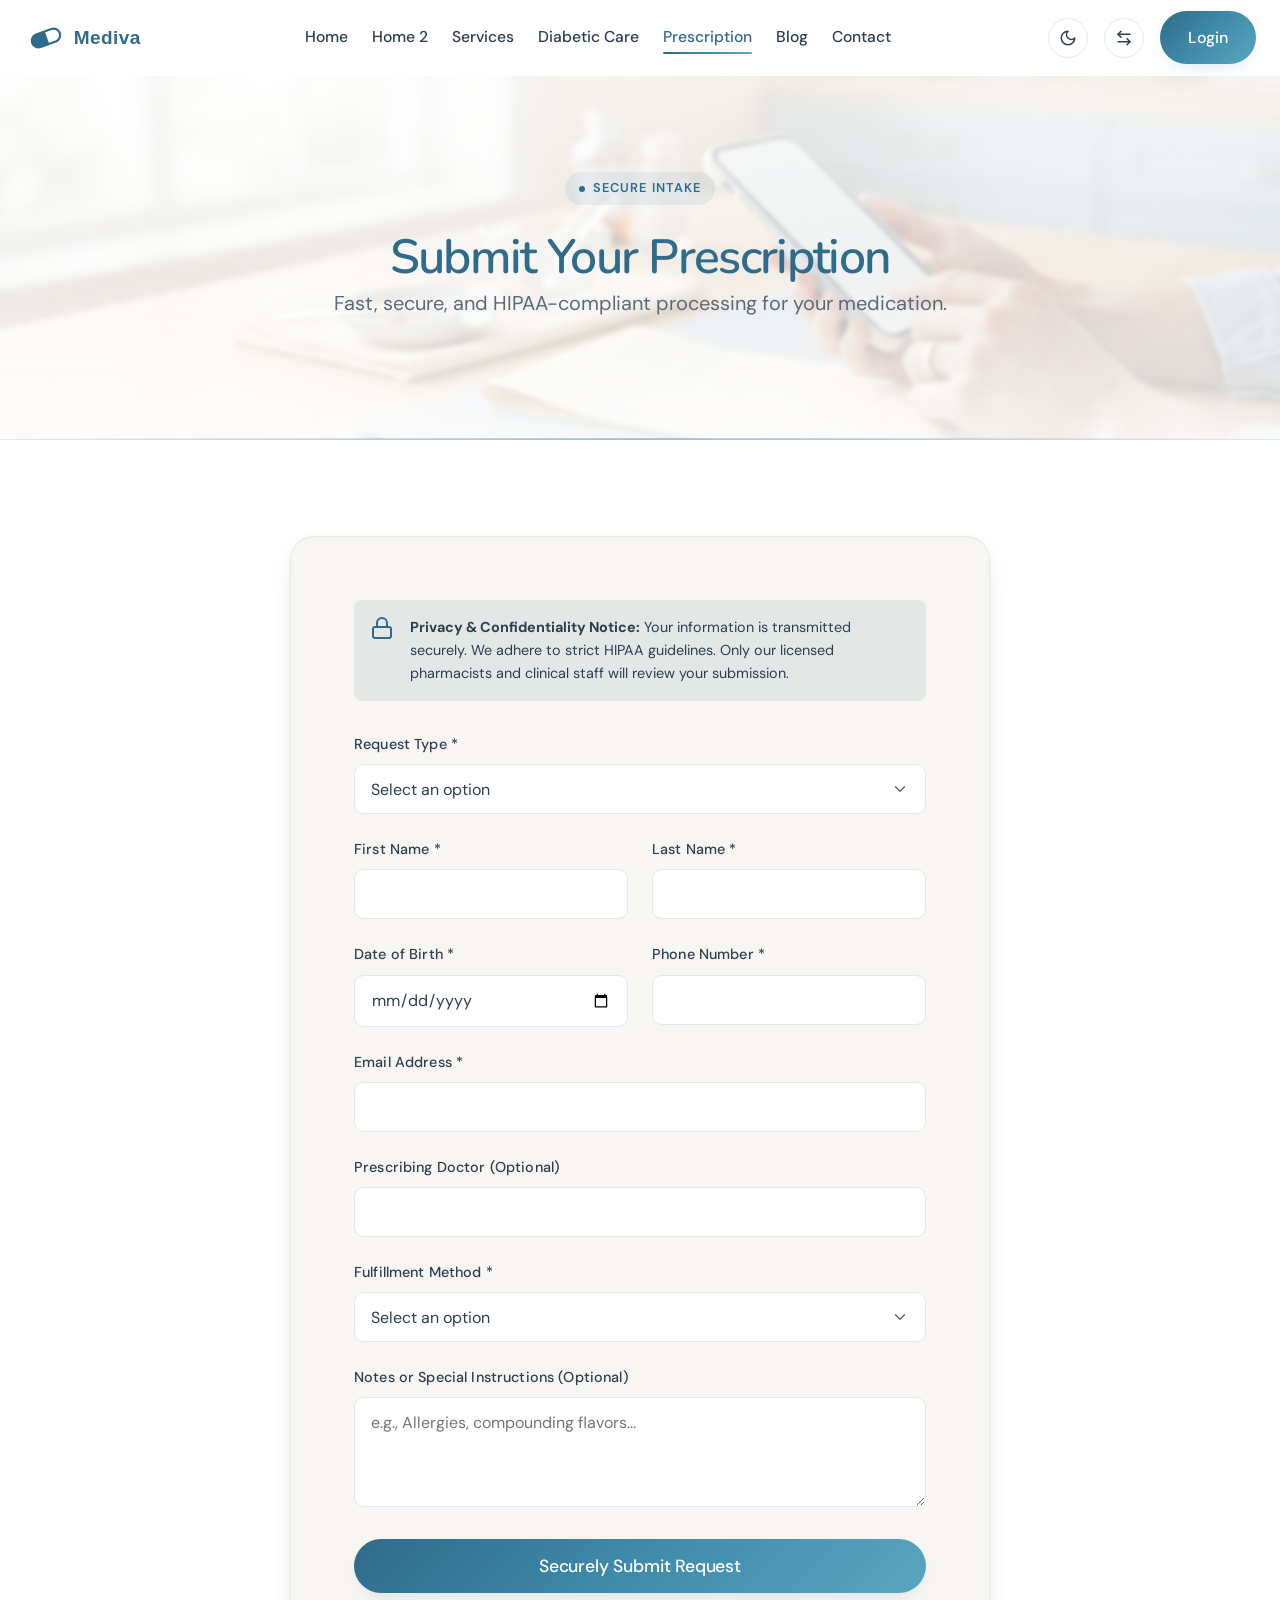
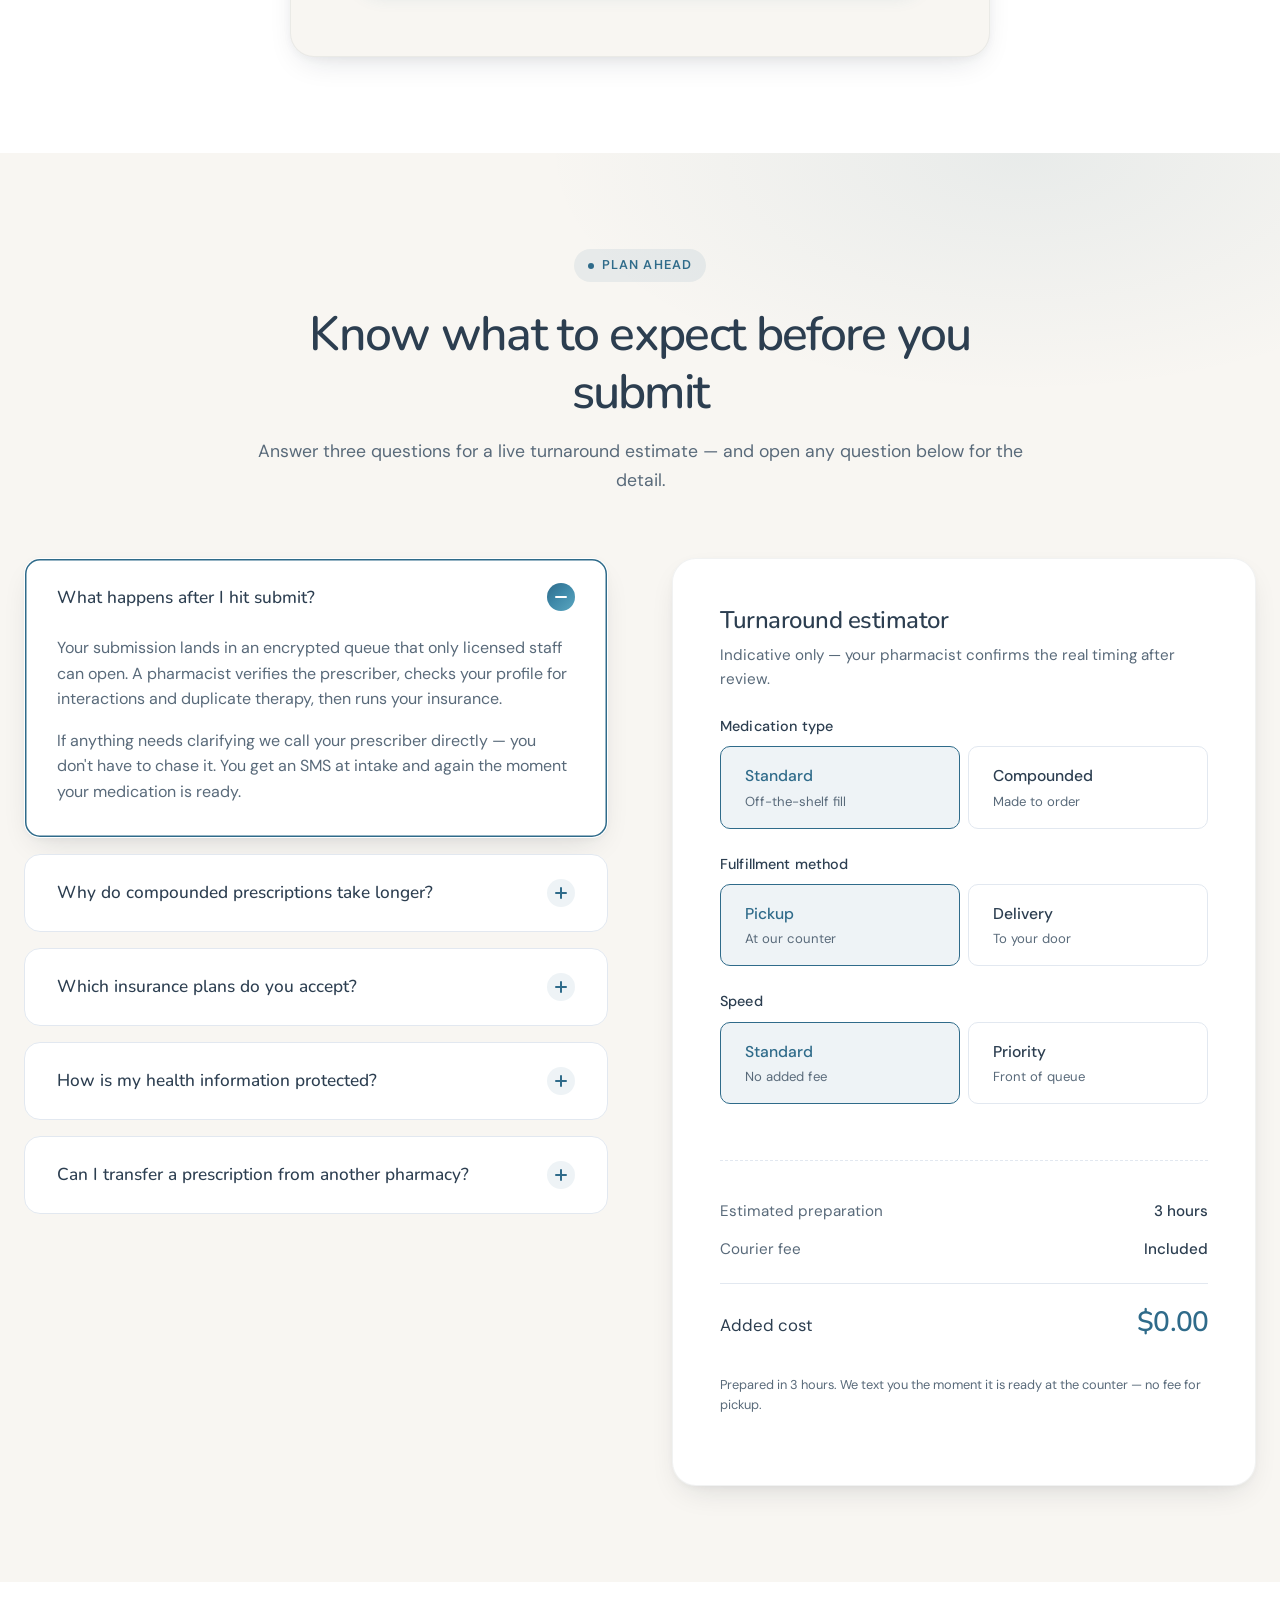
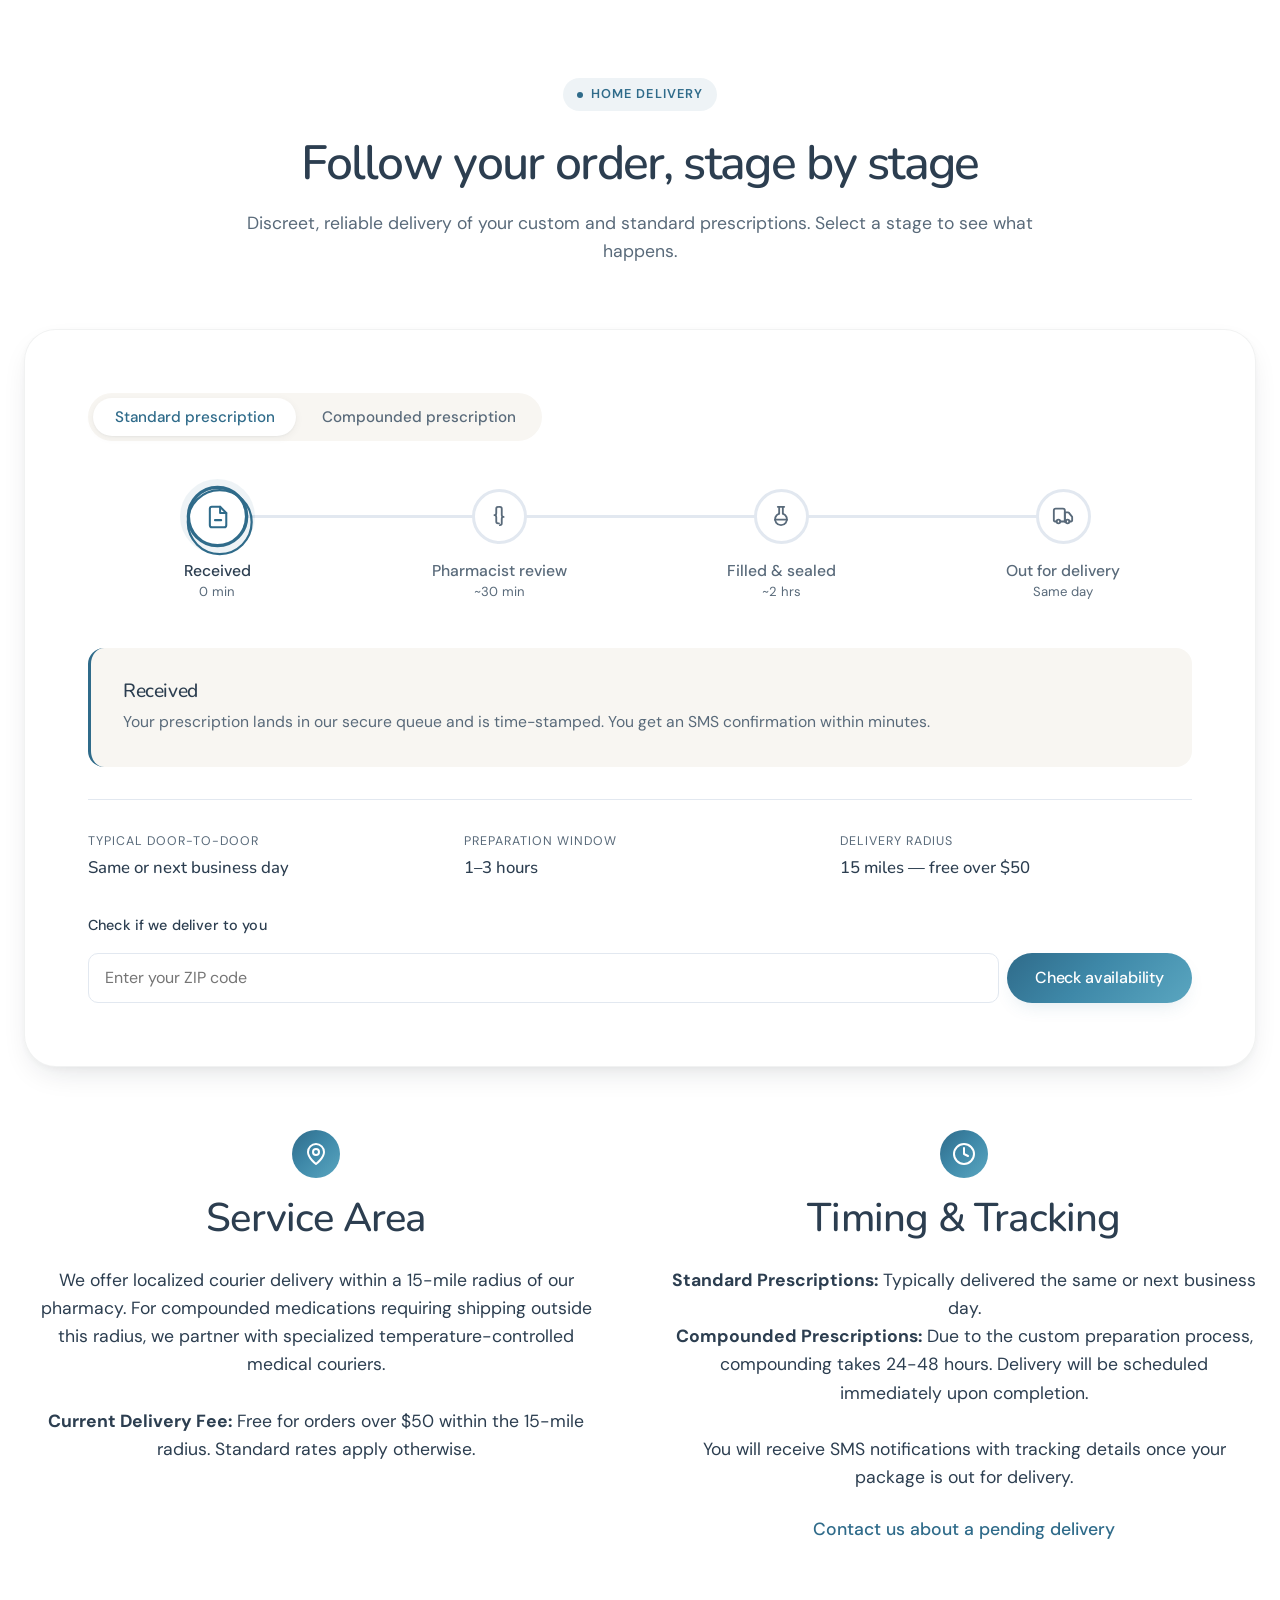
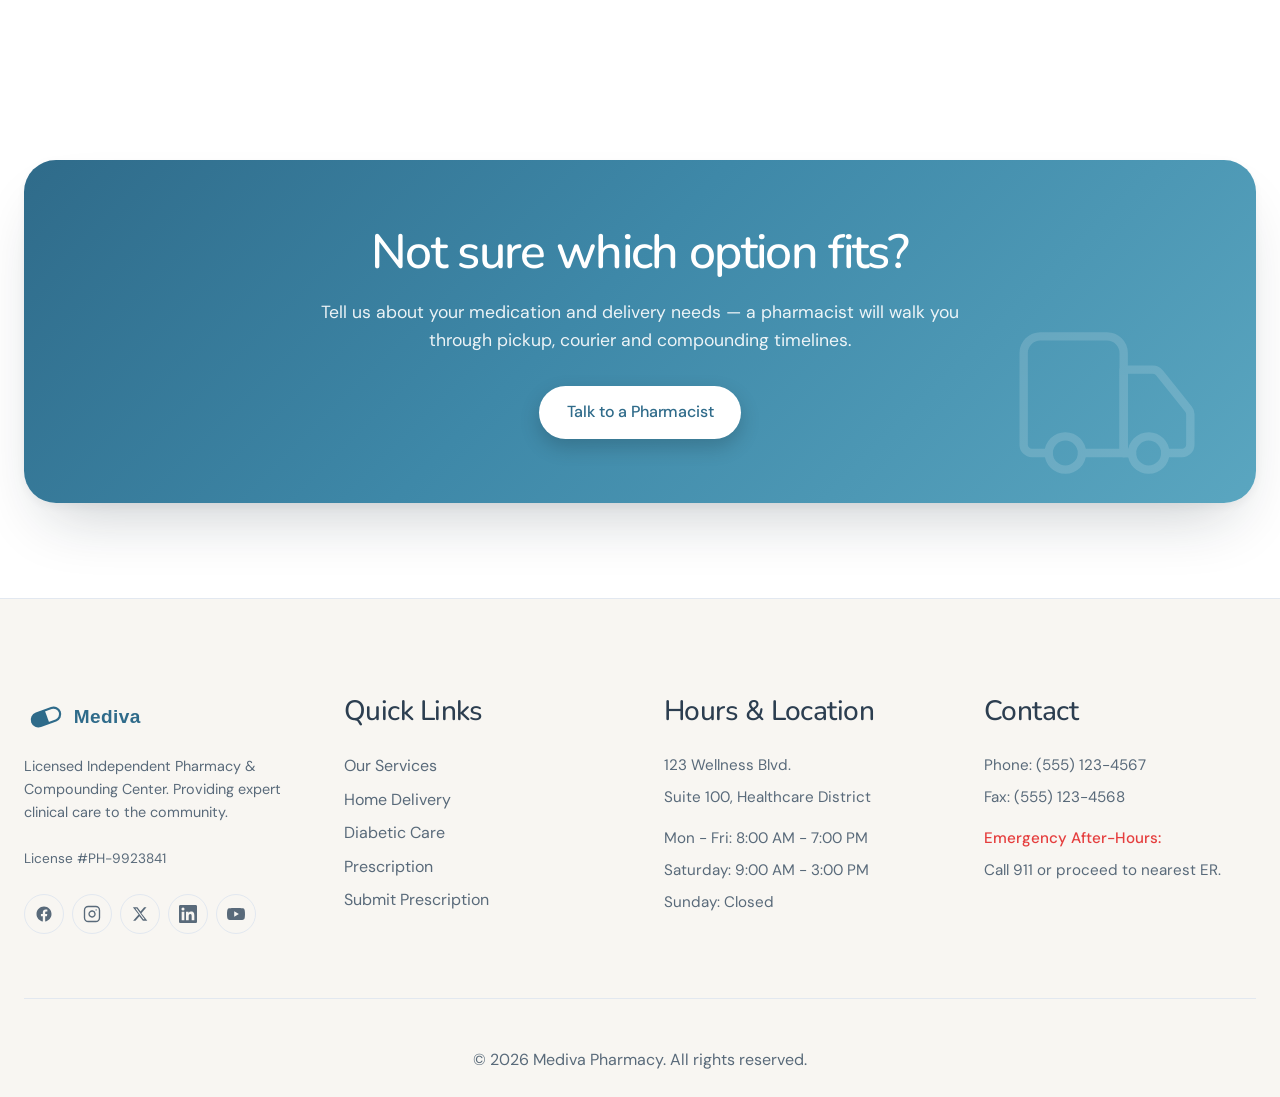
<file: prescription.html>
<!DOCTYPE html>
<html lang="en" dir="ltr">

<head>
  <meta charset="UTF-8">
  <meta name="viewport" content="width=device-width, initial-scale=1.0">
  <title>Mediva | Submit Prescription & Delivery</title>
  <meta name="description"
    content="Submit your new prescription or request a refill online. Learn about Mediva's fast and discreet home delivery service.">

  <link rel="stylesheet" href="assets/css/style.css">
  <link rel="stylesheet" href="assets/css/rtl.css">

  <link rel="icon" type="image/png" href="assets/images/favicon.png">
</head>

<body>

  <!-- Navbar -->
  <header class="navbar">
    <div class="container nav-container">
      <a href="index.html" class="logo"><svg class="site-logo" xmlns="http://www.w3.org/2000/svg" viewBox="0 0 170 60" role="img" aria-label="Mediva"><g fill="none"><g transform="translate(30,30) rotate(-20)"><rect x="-20" y="-9" width="40" height="18" rx="9" ry="9" fill="none" stroke="currentColor" stroke-width="3"/><line x1="0" y1="-9" x2="0" y2="9" stroke="currentColor" stroke-width="3"/><path d="M -20 0 a 9 9 0 0 1 9 -9 h 11 v 18 h -11 a 9 9 0 0 1 -9 -9 z" fill="currentColor"/></g><text x="68" y="38" font-family="'Poppins','Segoe UI',Helvetica,Arial,sans-serif" font-size="26" font-weight="600" letter-spacing="0.5" fill="currentColor">Mediva</text></g></svg></a>

      <nav>
        <ul class="nav-menu">
          <li><a href="index.html" class="nav-link">Home</a></li>
          <li><a href="home2.html" class="nav-link">Home 2</a></li>
          <li><a href="services.html" class="nav-link">Services</a></li>
          <li><a href="diabetic-care.html" class="nav-link">Diabetic Care</a></li>
          <li><a href="prescription.html" class="nav-link active">Prescription</a></li>
          <li><a href="blog.html" class="nav-link">Blog</a></li>
          <li><a href="contact.html" class="nav-link">Contact</a></li>
        </ul>
      </nav>

      <div class="nav-actions">
        <button class="icon-btn theme-toggle" aria-label="Toggle dark mode"></button>
        <button class="icon-btn rtl-toggle" aria-label="Toggle RTL direction">
          <svg xmlns="http://www.w3.org/2000/svg" width="24" height="24" viewBox="0 0 24 24" fill="none"
            stroke="currentColor" stroke-width="2" stroke-linecap="round" stroke-linejoin="round"
            class="lucide lucide-arrow-left-right">
            <path d="M8 3 4 7l4 4" />
            <path d="M4 7h16" />
            <path d="m16 21 4-4-4-4" />
            <path d="M20 17H4" />
          </svg>
        </button>
        <a href="login.html" class="btn btn-primary">Login</a>
      </div>

      <button class="hamburger" aria-label="Open menu">
        <span></span><span></span><span></span>
      </button>
    </div>
  </header>

  <!-- Hamburger Drawer -->
  <div class="drawer-overlay"></div>
  <aside class="drawer">
    <div class="drawer-header">
      <span class="logo"><svg class="site-logo" xmlns="http://www.w3.org/2000/svg" viewBox="0 0 170 60" role="img" aria-label="Mediva"><g fill="none"><g transform="translate(30,30) rotate(-20)"><rect x="-20" y="-9" width="40" height="18" rx="9" ry="9" fill="none" stroke="currentColor" stroke-width="3"/><line x1="0" y1="-9" x2="0" y2="9" stroke="currentColor" stroke-width="3"/><path d="M -20 0 a 9 9 0 0 1 9 -9 h 11 v 18 h -11 a 9 9 0 0 1 -9 -9 z" fill="currentColor"/></g><text x="68" y="38" font-family="'Poppins','Segoe UI',Helvetica,Arial,sans-serif" font-size="26" font-weight="600" letter-spacing="0.5" fill="currentColor">Mediva</text></g></svg></span>
      <button class="close-drawer" aria-label="Close menu">&times;</button>
    </div>

    <ul class="drawer-menu">
      <li><a href="index.html">Home</a></li>
      <li><a href="home2.html">Home 2</a></li>
      <li><a href="services.html">Services</a></li>
      <li><a href="diabetic-care.html">Diabetic Care</a></li>
      <li><a href="prescription.html" class="active">Prescription</a></li>
      <li><a href="blog.html">Blog</a></li>
      <li><a href="contact.html">Contact</a></li>
    </ul>

    <div class="drawer-actions">
      <a href="login.html" class="btn btn-primary" style="width: 100%;">Login</a>
      <div class="drawer-toggles" style="justify-content: center;">
        <button class="icon-btn theme-toggle" aria-label="Toggle dark mode"></button>
        <button class="icon-btn rtl-toggle" aria-label="Toggle RTL direction">
          <svg xmlns="http://www.w3.org/2000/svg" width="24" height="24" viewBox="0 0 24 24" fill="none"
            stroke="currentColor" stroke-width="2" stroke-linecap="round" stroke-linejoin="round"
            class="lucide lucide-arrow-left-right">
            <path d="M8 3 4 7l4 4" />
            <path d="M4 7h16" />
            <path d="m16 21 4-4-4-4" />
            <path d="M20 17H4" />
          </svg>
        </button>
      </div>
    </div>
  </aside>

  <!-- Main Content -->
  <main>

    <!-- Prescription Form Section -->
    <!-- Page Hero -->
    <section class="page-hero has-image" style="background-image: url('assets/images/page-hero-prescription.jpg');">
      <div class="hero-veil"></div>
      <div class="container">
        <div class="section-header" data-reveal>
          <span class="eyebrow">Secure Intake</span>
          <h1>Submit Your Prescription</h1>
          <p>Fast, secure, and HIPAA-compliant processing for your medication.</p>
        </div>
      </div>
    </section>

    <section id="prescription-form" class="container">

      <div class="form-shell">

        <form data-validate="true" novalidate id="rxForm">
          <!-- Prescription Placeholder Endpoint -->
          <!-- action="https://secure-hipaa-endpoint.placeholder.com/submit" method="POST" enctype="multipart/form-data" -->

          <div
            style="background-color: rgba(47, 107, 138, 0.1); padding: 1rem; border-radius: 8px; margin-bottom: 2rem; display: flex; gap: 1rem; align-items: flex-start;">
            <svg xmlns="http://www.w3.org/2000/svg" width="24" height="24" viewBox="0 0 24 24" fill="none"
              stroke="currentColor" stroke-width="2" stroke-linecap="round" stroke-linejoin="round"
              class="lucide lucide-lock" style="color: var(--primary-color); flex-shrink: 0;">
              <rect width="18" height="11" x="3" y="11" rx="2" ry="2" />
              <path d="M7 11V7a5 5 0 0 1 10 0v4" />
            </svg>
            <p style="font-size: 0.9rem; margin-bottom: 0;"><strong>Privacy & Confidentiality Notice:</strong> Your
              information is transmitted securely. We adhere to strict HIPAA guidelines. Only our licensed pharmacists
              and clinical staff will review your submission.</p>
          </div>

          <div class="form-group">
            <label class="form-label" for="rx_type">Request Type *</label>
            <select id="rx_type" name="rx_type" class="form-control" required onchange="toggleFileUpload(this.value)">
              <option value="">Select an option</option>
              <option value="new">New Prescription (Upload Required)</option>
              <option value="refill">Refill (Already on file)</option>
            </select>
          </div>

          <div class="form-group" id="file_upload_group" style="display: none;">
            <label class="form-label" for="rx_file">Upload Prescription (JPG, PNG, PDF) *</label>
            <input type="file" id="rx_file" name="rx_file" class="form-control" accept=".jpg,.jpeg,.png,.pdf">
            <p style="font-size: 0.8rem; color: var(--text-secondary); margin-top: 0.5rem;">Max file size: 5MB. Ensure
              the doctor's name, your name, and medication details are clearly visible.</p>
          </div>

          <div class="form-row">
            <div class="form-group">
              <label class="form-label" for="first_name">First Name *</label>
              <input type="text" id="first_name" name="first_name" class="form-control" required>
            </div>
            <div class="form-group">
              <label class="form-label" for="last_name">Last Name *</label>
              <input type="text" id="last_name" name="last_name" class="form-control" required>
            </div>
          </div>

          <div class="form-row">
            <div class="form-group">
              <label class="form-label" for="dob">Date of Birth *</label>
              <input type="date" id="dob" name="dob" class="form-control" required>
            </div>
            <div class="form-group">
              <label class="form-label" for="phone">Phone Number *</label>
              <input type="tel" id="phone" name="phone" class="form-control" required>
            </div>
          </div>

          <div class="form-group">
            <label class="form-label" for="email">Email Address *</label>
            <input type="email" id="email" name="email" class="form-control" required>
          </div>

          <div class="form-group">
            <label class="form-label" for="doctor_name">Prescribing Doctor (Optional)</label>
            <input type="text" id="doctor_name" name="doctor_name" class="form-control">
          </div>

          <div class="form-group">
            <label class="form-label" for="fulfillment">Fulfillment Method *</label>
            <select id="fulfillment" name="fulfillment" class="form-control" required>
              <option value="">Select an option</option>
              <option value="pickup">In-Store Pickup</option>
              <option value="delivery">Home Delivery</option>
            </select>
          </div>

          <div class="form-group">
            <label class="form-label" for="notes">Notes or Special Instructions (Optional)</label>
            <textarea id="notes" name="notes" class="form-control" rows="3"
              placeholder="e.g., Allergies, compounding flavors..."></textarea>
          </div>

          <!-- Inline Success Message (Hidden by default) -->
          <div class="form-success-message"
            style="display: none; background-color: rgba(56, 161, 105, 0.1); color: var(--success-color); padding: 1rem; border-radius: 8px; margin-bottom: 2rem; border: 1px solid var(--success-color);">
            <strong style="display: block; margin-bottom: 0.25rem;">Prescription Submitted Successfully!</strong>
            Our pharmacists are reviewing your request. We will contact you at the provided phone number to confirm
            fulfillment details.
          </div>

          <button type="submit" class="btn btn-primary" style="width: 100%; font-size: 1.1rem; padding: 1rem;">Securely
            Submit Request</button>
        </form>

      </div>
    </section>

    <!-- Interactive: Plan your fulfillment (no images) -->
    <section class="surface-band">
      <div class="container">
        <div class="section-header" data-reveal>
          <span class="eyebrow">Plan ahead</span>
          <h2>Know what to expect before you submit</h2>
          <p>Answer three questions for a live turnaround estimate — and open any question below for the detail.</p>
        </div>

        <div class="panel-split">
          <!-- Accordion -->
          <div class="accordion" data-accordion="single" data-reveal>
            <div class="accordion-item open">
              <button class="accordion-trigger" aria-expanded="true">
                What happens after I hit submit?
                <span class="accordion-marker" aria-hidden="true"></span>
              </button>
              <div class="accordion-panel">
                <div class="accordion-panel-inner">
                  <p>Your submission lands in an encrypted queue that only licensed staff can open. A pharmacist
                    verifies the prescriber, checks your profile for interactions and duplicate therapy, then runs your
                    insurance.</p>
                  <p>If anything needs clarifying we call your prescriber directly — you don't have to chase it. You get
                    an SMS at intake and again the moment your medication is ready.</p>
                </div>
              </div>
            </div>

            <div class="accordion-item">
              <button class="accordion-trigger" aria-expanded="false">
                Why do compounded prescriptions take longer?
                <span class="accordion-marker" aria-hidden="true"></span>
              </button>
              <div class="accordion-panel">
                <div class="accordion-panel-inner">
                  <p>A compounded preparation is made from raw ingredients rather than pulled off a shelf. The
                    pharmacist selects the base, calculates the strength, prepares it in our sterile lab and then
                    documents a quality check before release.</p>
                  <p>That process runs 24–48 hours for most formulations. Priority handling can bring it to roughly 24
                    hours where the formulation allows.</p>
                </div>
              </div>
            </div>

            <div class="accordion-item">
              <button class="accordion-trigger" aria-expanded="false">
                Which insurance plans do you accept?
                <span class="accordion-marker" aria-hidden="true"></span>
              </button>
              <div class="accordion-panel">
                <div class="accordion-panel-inner">
                  <p>We bill most major commercial plans, Medicare Part D and state Medicaid. Compounded preparations
                    are handled plan-by-plan, so we verify coverage before we begin and tell you the out-of-pocket
                    figure first.</p>
                  <p>If a medication isn't covered, we look for a therapeutically equivalent option or a discount-card
                    price and walk you through both.</p>
                </div>
              </div>
            </div>

            <div class="accordion-item">
              <button class="accordion-trigger" aria-expanded="false">
                How is my health information protected?
                <span class="accordion-marker" aria-hidden="true"></span>
              </button>
              <div class="accordion-panel">
                <div class="accordion-panel-inner">
                  <p>Submissions are transmitted over an encrypted connection and stored under HIPAA-compliant controls.
                    Access is limited to the licensed pharmacists and clinical staff working your request, and every
                    access is logged.</p>
                  <p>We never sell or share your information for marketing, and delivery packaging carries no indication
                    of its contents.</p>
                </div>
              </div>
            </div>

            <div class="accordion-item">
              <button class="accordion-trigger" aria-expanded="false">
                Can I transfer a prescription from another pharmacy?
                <span class="accordion-marker" aria-hidden="true"></span>
              </button>
              <div class="accordion-panel">
                <div class="accordion-panel-inner">
                  <p>Yes — choose "Refill" above and note the current pharmacy in the instructions field. We contact
                    them, pull the remaining refills across, and confirm with you once the transfer clears. It usually
                    takes a few hours on a business day.</p>
                </div>
              </div>
            </div>
          </div>

          <!-- Live estimator -->
          <div class="calc-card" data-estimator data-reveal data-reveal-delay="120">
            <h3>Turnaround estimator</h3>
            <p>Indicative only — your pharmacist confirms the real timing after review.</p>

            <fieldset style="border: none; margin-top: 1.5rem;">
              <legend class="form-label">Medication type</legend>
              <div class="option-group">
                <label class="option">
                  <input type="radio" name="est_type" value="standard" checked>
                  <span class="option-title">Standard</span>
                  <span class="option-meta">Off-the-shelf fill</span>
                </label>
                <label class="option">
                  <input type="radio" name="est_type" value="compounded">
                  <span class="option-title">Compounded</span>
                  <span class="option-meta">Made to order</span>
                </label>
              </div>
            </fieldset>

            <fieldset style="border: none;">
              <legend class="form-label">Fulfillment method</legend>
              <div class="option-group">
                <label class="option">
                  <input type="radio" name="est_method" value="pickup" checked>
                  <span class="option-title">Pickup</span>
                  <span class="option-meta">At our counter</span>
                </label>
                <label class="option">
                  <input type="radio" name="est_method" value="delivery">
                  <span class="option-title">Delivery</span>
                  <span class="option-meta">To your door</span>
                </label>
              </div>
            </fieldset>

            <fieldset style="border: none;">
              <legend class="form-label">Speed</legend>
              <div class="option-group">
                <label class="option">
                  <input type="radio" name="est_speed" value="standard" checked>
                  <span class="option-title">Standard</span>
                  <span class="option-meta">No added fee</span>
                </label>
                <label class="option">
                  <input type="radio" name="est_speed" value="priority">
                  <span class="option-title">Priority</span>
                  <span class="option-meta">Front of queue</span>
                </label>
              </div>
            </fieldset>

            <div class="calc-readout">
              <div class="calc-row">
                <span>Estimated preparation</span>
                <span class="calc-value" data-out="ready">—</span>
              </div>
              <div class="calc-row">
                <span>Courier fee</span>
                <span class="calc-value" data-out="fee">—</span>
              </div>
              <div class="calc-row total">
                <span>Added cost</span>
                <strong class="calc-value" data-out="total">—</strong>
              </div>
              <p class="calc-note" data-out="note"></p>
            </div>
          </div>
        </div>
      </div>
    </section>

    <!-- Delivery Info Section -->
    <section id="delivery" style="padding-top: var(--spacing-12);">
      <div class="container">
        <div class="section-header" data-reveal>
          <span class="eyebrow">Home delivery</span>
          <h2>Follow your order, stage by stage</h2>
          <p>Discreet, reliable delivery of your custom and standard prescriptions. Select a stage to see what happens.
          </p>
        </div>

        <!-- Interactive delivery tracker -->
        <div class="delivery-shell" data-tracker data-reveal>
          <div class="tracker-modes" role="group" aria-label="Prescription type">
            <button class="tracker-mode" type="button" data-mode="standard" aria-pressed="true">Standard
              prescription</button>
            <button class="tracker-mode" type="button" data-mode="compounded" aria-pressed="false">Compounded
              prescription</button>
          </div>

          <div class="tracker">
            <span class="tracker-fill" aria-hidden="true"></span>

            <button class="tracker-step current" type="button">
              <span class="tracker-dot">
                <svg xmlns="http://www.w3.org/2000/svg" viewBox="0 0 24 24" fill="none" stroke="currentColor"
                  stroke-width="2" stroke-linecap="round" stroke-linejoin="round">
                  <path d="M14 2H6a2 2 0 0 0-2 2v16a2 2 0 0 0 2 2h12a2 2 0 0 0 2-2V8z" />
                  <path d="M14 2v6h6" />
                  <path d="M9 15h6" />
                </svg>
              </span>
              <span>
                <span class="tracker-label">Received</span>
                <span class="tracker-time">0 min</span>
              </span>
            </button>

            <button class="tracker-step" type="button">
              <span class="tracker-dot">
                <svg xmlns="http://www.w3.org/2000/svg" viewBox="0 0 24 24" fill="none" stroke="currentColor"
                  stroke-width="2" stroke-linecap="round" stroke-linejoin="round">
                  <path d="M11 2a2 2 0 0 0-2 2v5a2 2 0 0 1-2 2 2 2 0 0 1 2 2v5a2 2 0 0 0 2 2h1" />
                  <path d="M13 22a2 2 0 0 0 2-2v-5a2 2 0 0 1 2-2 2 2 0 0 1-2-2V4a2 2 0 0 0-2-2h-1" />
                </svg>
              </span>
              <span>
                <span class="tracker-label">Pharmacist review</span>
                <span class="tracker-time">~30 min</span>
              </span>
            </button>

            <button class="tracker-step" type="button">
              <span class="tracker-dot">
                <svg xmlns="http://www.w3.org/2000/svg" viewBox="0 0 24 24" fill="none" stroke="currentColor"
                  stroke-width="2" stroke-linecap="round" stroke-linejoin="round">
                  <path d="M10 2v7.31" />
                  <path d="M14 9.3V1.99" />
                  <path d="M8.5 2h7" />
                  <path d="M14 9.3a6.5 6.5 0 1 1-4 0" />
                  <path d="M5.52 16h12.96" />
                </svg>
              </span>
              <span>
                <span class="tracker-label">Filled &amp; sealed</span>
                <span class="tracker-time">~2 hrs</span>
              </span>
            </button>

            <button class="tracker-step" type="button">
              <span class="tracker-dot">
                <svg xmlns="http://www.w3.org/2000/svg" viewBox="0 0 24 24" fill="none" stroke="currentColor"
                  stroke-width="2" stroke-linecap="round" stroke-linejoin="round">
                  <path d="M14 18V6a2 2 0 0 0-2-2H4a2 2 0 0 0-2 2v11a1 1 0 0 0 1 1h2" />
                  <path d="M15 18H9" />
                  <path d="M19 18h2a1 1 0 0 0 1-1v-3.65a1 1 0 0 0-.22-.624l-3.48-4.35A1 1 0 0 0 17.52 8H14v10h1" />
                  <circle cx="7" cy="18" r="2" />
                  <circle cx="17" cy="18" r="2" />
                </svg>
              </span>
              <span>
                <span class="tracker-label">Out for delivery</span>
                <span class="tracker-time">Same day</span>
              </span>
            </button>
          </div>

          <div class="tracker-detail" aria-live="polite">
            <h4>Received</h4>
            <p>Your prescription lands in our secure queue and is time-stamped.</p>
          </div>

          <dl class="tracker-meta">
            <div>
              <dt>Typical door-to-door</dt>
              <dd data-track-out="eta">Same or next business day</dd>
            </div>
            <div>
              <dt>Preparation window</dt>
              <dd data-track-out="prep">1–3 hours</dd>
            </div>
            <div>
              <dt>Delivery radius</dt>
              <dd>15 miles — free over $50</dd>
            </div>
          </dl>

          <form class="zip-check" data-zip-check novalidate>
            <label class="form-label" for="zip" style="width: 100%;">Check if we deliver to you</label>
            <input class="form-control" id="zip" name="zip" type="text" inputmode="numeric" maxlength="5"
              placeholder="Enter your ZIP code" autocomplete="postal-code">
            <button class="btn btn-primary" type="submit">Check availability</button>
          </form>
          <div class="zip-result" role="status"></div>
        </div>

        <div
          style="display: grid; grid-template-columns: repeat(auto-fit, minmax(280px, 1fr)); gap: 4rem; margin-top: var(--spacing-8);">

          <div data-reveal style="text-align: center;">
            <div style="display: flex; flex-direction: column; align-items: center; gap: 1rem; margin-bottom: 1.5rem;">
              <div
                style="background-image: var(--gradient-brand); color: white; width: 48px; height: 48px; border-radius: 50%; display: flex; align-items: center; justify-content: center;">
                <svg xmlns="http://www.w3.org/2000/svg" width="24" height="24" viewBox="0 0 24 24" fill="none"
                  stroke="currentColor" stroke-width="2" stroke-linecap="round" stroke-linejoin="round"
                  class="lucide lucide-map-pin">
                  <path d="M20 10c0 6-8 12-8 12s-8-6-8-12a8 8 0 0 1 16 0Z" />
                  <circle cx="12" cy="10" r="3" />
                </svg>
              </div>
              <h3 style="margin: 0;">Service Area</h3>
            </div>
            <p>We offer localized courier delivery within a 15-mile radius of our pharmacy. For compounded medications
              requiring shipping outside this radius, we partner with specialized temperature-controlled medical
              couriers. <br><br><strong>Current Delivery Fee:</strong> Free for orders over $50 within the 15-mile
              radius. Standard rates apply otherwise.</p>
          </div>

          <div data-reveal data-reveal-delay="120" style="text-align: center;">
            <div style="display: flex; flex-direction: column; align-items: center; gap: 1rem; margin-bottom: 1.5rem;">
              <div
                style="background-image: var(--gradient-brand); color: white; width: 48px; height: 48px; border-radius: 50%; display: flex; align-items: center; justify-content: center;">
                <svg xmlns="http://www.w3.org/2000/svg" width="24" height="24" viewBox="0 0 24 24" fill="none"
                  stroke="currentColor" stroke-width="2" stroke-linecap="round" stroke-linejoin="round"
                  class="lucide lucide-clock">
                  <circle cx="12" cy="12" r="10" />
                  <polyline points="12 6 12 12 16 14" />
                </svg>
              </div>
              <h3 style="margin: 0;">Timing & Tracking</h3>
            </div>
            <p><strong>Standard Prescriptions:</strong> Typically delivered the same or next business
              day.<br><strong>Compounded Prescriptions:</strong> Due to the custom preparation process, compounding
              takes 24-48 hours. Delivery will be scheduled immediately upon completion.<br><br>You will receive SMS
              notifications with tracking details once your package is out for delivery.</p>
            <p style="margin-top: 1rem;"><a href="contact.html" style="font-weight: 500;">Contact us about a pending
                delivery</a></p>
          </div>

        </div>

      </div>
    </section>

    <!-- CTA Banner -->
    <section class="container">
      <div class="cta-banner" data-reveal>
        <div class="cta-banner-body">
          <h2>Not sure which option fits?</h2>
          <p>Tell us about your medication and delivery needs — a pharmacist will walk you through pickup, courier and
            compounding timelines.</p>
          <a href="contact.html" class="btn btn-light">Talk to a Pharmacist</a>
        </div>
        <span class="cta-banner-mark" aria-hidden="true">
          <svg xmlns="http://www.w3.org/2000/svg" viewBox="0 0 24 24" fill="none" stroke="currentColor" stroke-width="1"
            stroke-linecap="round" stroke-linejoin="round">
            <path d="M14 18V6a2 2 0 0 0-2-2H4a2 2 0 0 0-2 2v11a1 1 0 0 0 1 1h2" />
            <path d="M15 18H9" />
            <path d="M19 18h2a1 1 0 0 0 1-1v-3.65a1 1 0 0 0-.22-.624l-3.48-4.35A1 1 0 0 0 17.52 8H14v10h1" />
            <circle cx="7" cy="18" r="2" />
            <circle cx="17" cy="18" r="2" />
          </svg>
        </span>
      </div>
    </section>
  </main>

  <!-- Footer -->
  <footer class="footer">
    <div class="container">
      <div class="footer-grid">
        <div class="footer-col">
          <a href="index.html" class="logo" style="display: block; margin-bottom: 1rem;"><svg class="site-logo" xmlns="http://www.w3.org/2000/svg" viewBox="0 0 170 60" role="img" aria-label="Mediva"><g fill="none"><g transform="translate(30,30) rotate(-20)"><rect x="-20" y="-9" width="40" height="18" rx="9" ry="9" fill="none" stroke="currentColor" stroke-width="3"/><line x1="0" y1="-9" x2="0" y2="9" stroke="currentColor" stroke-width="3"/><path d="M -20 0 a 9 9 0 0 1 9 -9 h 11 v 18 h -11 a 9 9 0 0 1 -9 -9 z" fill="currentColor"/></g><text x="68" y="38" font-family="'Poppins','Segoe UI',Helvetica,Arial,sans-serif" font-size="26" font-weight="600" letter-spacing="0.5" fill="currentColor">Mediva</text></g></svg></a>
          <p style="font-size: 0.9rem; color: var(--text-secondary);">Licensed Independent Pharmacy &amp; Compounding
            Center. Providing expert clinical care to the community.</p>
          <p style="font-size: 0.85rem; margin-top: 1rem; color: var(--text-secondary);">License #PH-9923841</p>
          <ul class="footer-social" aria-label="Mediva on social media">
            <li>
              <a href="#" aria-label="Mediva on Facebook">
                <svg xmlns="http://www.w3.org/2000/svg" viewBox="0 0 24 24" fill="currentColor" aria-hidden="true">
                  <path
                    d="M22 12.06C22 6.5 17.52 2 12 2S2 6.5 2 12.06c0 5.02 3.66 9.18 8.44 9.94v-7.03H7.9v-2.91h2.54V9.85c0-2.52 1.49-3.91 3.77-3.91 1.09 0 2.24.2 2.24.2v2.46h-1.26c-1.24 0-1.63.78-1.63 1.57v1.89h2.78l-.45 2.91h-2.33V22c4.78-.76 8.44-4.92 8.44-9.94Z" />
                </svg>
              </a>
            </li>
            <li>
              <a href="#" aria-label="Mediva on Instagram">
                <svg xmlns="http://www.w3.org/2000/svg" viewBox="0 0 24 24" fill="none" stroke="currentColor"
                  stroke-width="1.8" stroke-linecap="round" stroke-linejoin="round" aria-hidden="true">
                  <rect width="20" height="20" x="2" y="2" rx="5" />
                  <path d="M16 11.37A4 4 0 1 1 12.63 8 4 4 0 0 1 16 11.37Z" />
                  <line x1="17.5" x2="17.51" y1="6.5" y2="6.5" />
                </svg>
              </a>
            </li>
            <li>
              <a href="#" aria-label="Mediva on X">
                <svg xmlns="http://www.w3.org/2000/svg" viewBox="0 0 24 24" fill="currentColor" aria-hidden="true">
                  <path
                    d="M17.53 3h3.14l-6.86 7.84L21.75 21h-5.9l-4.62-6.04L5.94 21H2.8l7.33-8.38L2.5 3h6.05l4.18 5.52L17.53 3Zm-1.1 16.13h1.74L7.65 4.78H5.79l10.64 14.35Z" />
                </svg>
              </a>
            </li>
            <li>
              <a href="#" aria-label="Mediva on LinkedIn">
                <svg xmlns="http://www.w3.org/2000/svg" viewBox="0 0 24 24" fill="currentColor" aria-hidden="true">
                  <path
                    d="M20.45 20.45h-3.55v-5.57c0-1.33-.03-3.04-1.85-3.04-1.85 0-2.14 1.45-2.14 2.94v5.67H9.35V9h3.41v1.56h.05a3.74 3.74 0 0 1 3.37-1.85c3.6 0 4.27 2.37 4.27 5.46v6.28ZM5.34 7.43a2.06 2.06 0 1 1 0-4.12 2.06 2.06 0 0 1 0 4.12ZM7.12 20.45H3.56V9h3.56v11.45ZM22.22 0H1.77C.79 0 0 .77 0 1.72v20.56C0 23.23.79 24 1.77 24h20.45c.98 0 1.78-.77 1.78-1.72V1.72C24 .77 23.2 0 22.22 0Z" />
                </svg>
              </a>
            </li>
            <li>
              <a href="#" aria-label="Mediva on YouTube">
                <svg xmlns="http://www.w3.org/2000/svg" viewBox="0 0 24 24" fill="currentColor" aria-hidden="true">
                  <path
                    d="M23.5 6.5a3.02 3.02 0 0 0-2.12-2.14C19.5 3.85 12 3.85 12 3.85s-7.5 0-9.38.51A3.02 3.02 0 0 0 .5 6.5C0 8.38 0 12 0 12s0 3.62.5 5.5a3.02 3.02 0 0 0 2.12 2.14c1.88.51 9.38.51 9.38.51s7.5 0 9.38-.51a3.02 3.02 0 0 0 2.12-2.14C24 15.62 24 12 24 12s0-3.62-.5-5.5ZM9.6 15.57V8.43L15.82 12 9.6 15.57Z" />
                </svg>
              </a>
            </li>
          </ul>
        </div>
        <div class="footer-col">
          <h4>Quick Links</h4>
          <ul class="footer-links">
            <li><a href="services.html">Our Services</a></li>
            <li><a href="prescription.html#delivery">Home Delivery</a></li>
            <li><a href="diabetic-care.html">Diabetic Care</a></li>
            <li><a href="prescription.html">Prescription</a></li>
            <li><a href="prescription.html">Submit Prescription</a></li>
          </ul>
        </div>
        <div class="footer-col">
          <h4>Hours &amp; Location</h4>
          <ul class="footer-links" style="color: var(--text-secondary); font-size: 0.95rem;">
            <li>123 Wellness Blvd.</li>
            <li>Suite 100, Healthcare District</li>
            <li style="margin-top: 1rem;">Mon - Fri: 8:00 AM - 7:00 PM</li>
            <li>Saturday: 9:00 AM - 3:00 PM</li>
            <li>Sunday: Closed</li>
          </ul>
        </div>
        <div class="footer-col">
          <h4>Contact</h4>
          <ul class="footer-links" style="color: var(--text-secondary); font-size: 0.95rem;">
            <li>Phone: (555) 123-4567</li>
            <li>Fax: (555) 123-4568</li>
            <li style="margin-top: 1rem; color: var(--error-color); font-weight: 500;">Emergency After-Hours:</li>
            <li>Call 911 or proceed to nearest ER.</li>
          </ul>
        </div>
      </div>
      <div class="footer-bottom">
        &copy; 2026 Mediva Pharmacy. All rights reserved.
      </div>
    </div>
  </footer>

  <script>
    // Inline script just for toggling the file upload visibility based on select
    function toggleFileUpload(val) {
      const uploadGroup = document.getElementById('file_upload_group');
      const fileInput = document.getElementById('rx_file');
      if (val === 'new') {
        uploadGroup.style.display = 'block';
        // The main.js logic handles the required validation if it's 'new'
      } else {
        uploadGroup.style.display = 'none';
        fileInput.value = ''; // Clear file if they switch back to refill
        fileInput.classList.remove('error', 'success');
        const err = fileInput.nextElementSibling;
        if (err && err.classList.contains('form-error')) err.style.display = 'none';
      }
    }
  </script>
  <script src="assets/js/main.js"></script>
</body>

</html>
</file>
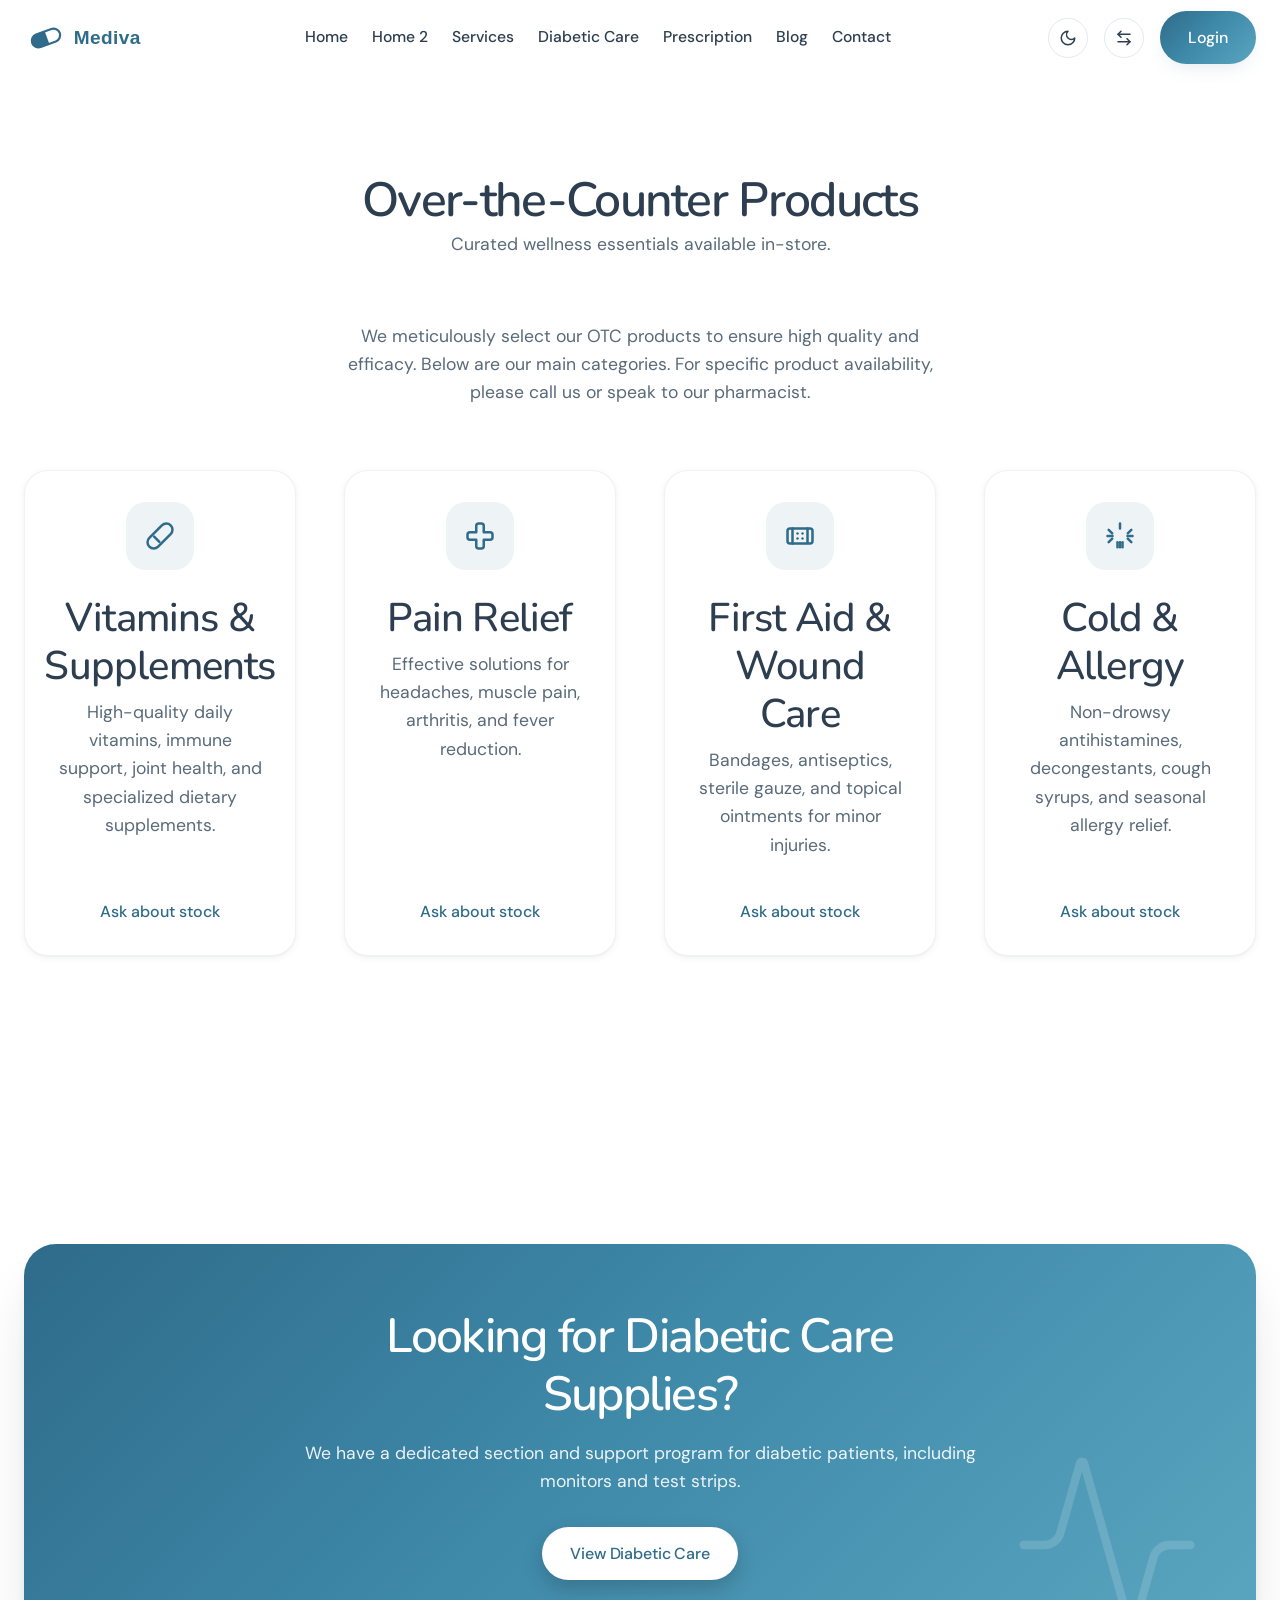
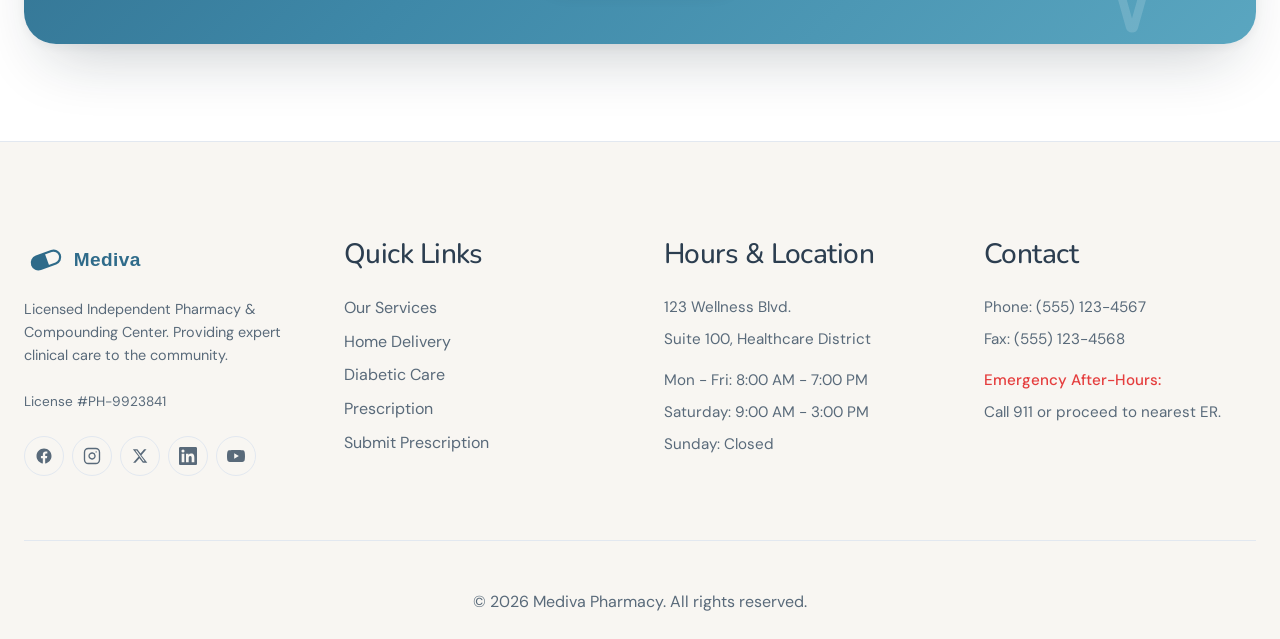
<file: products.html>
<!DOCTYPE html>
<html lang="en" dir="ltr">
<head>
  <meta charset="UTF-8">
  <meta name="viewport" content="width=device-width, initial-scale=1.0">
  <title>Mediva | OTC Products</title>
  <meta name="description" content="Explore Mediva's curated range of over-the-counter wellness essentials, supplements, and first-aid supplies.">
  
  <link rel="stylesheet" href="assets/css/style.css">
  <link rel="stylesheet" href="assets/css/rtl.css">

  <link rel="icon" type="image/png" href="assets/images/favicon.png">
</head>
<body>

  <!-- Navbar -->
  <header class="navbar">
    <div class="container nav-container">
      <a href="index.html" class="logo"><svg class="site-logo" xmlns="http://www.w3.org/2000/svg" viewBox="0 0 170 60" role="img" aria-label="Mediva"><g fill="none"><g transform="translate(30,30) rotate(-20)"><rect x="-20" y="-9" width="40" height="18" rx="9" ry="9" fill="none" stroke="currentColor" stroke-width="3"/><line x1="0" y1="-9" x2="0" y2="9" stroke="currentColor" stroke-width="3"/><path d="M -20 0 a 9 9 0 0 1 9 -9 h 11 v 18 h -11 a 9 9 0 0 1 -9 -9 z" fill="currentColor"/></g><text x="68" y="38" font-family="'Poppins','Segoe UI',Helvetica,Arial,sans-serif" font-size="26" font-weight="600" letter-spacing="0.5" fill="currentColor">Mediva</text></g></svg></a>
      
      <nav>
        <ul class="nav-menu">
          <li><a href="index.html" class="nav-link">Home</a></li>
          <li><a href="home2.html" class="nav-link">Home 2</a></li>
          <li><a href="services.html" class="nav-link">Services</a></li>
          <li><a href="diabetic-care.html" class="nav-link">Diabetic Care</a></li>
          <li><a href="prescription.html" class="nav-link">Prescription</a></li>
          <li><a href="blog.html" class="nav-link">Blog</a></li>
          <li><a href="contact.html" class="nav-link">Contact</a></li>
        </ul>
      </nav>

      <div class="nav-actions">
        <button class="icon-btn theme-toggle" aria-label="Toggle dark mode"></button>
        <button class="icon-btn rtl-toggle" aria-label="Toggle RTL direction">
          <svg xmlns="http://www.w3.org/2000/svg" width="24" height="24" viewBox="0 0 24 24" fill="none" stroke="currentColor" stroke-width="2" stroke-linecap="round" stroke-linejoin="round" class="lucide lucide-arrow-left-right"><path d="M8 3 4 7l4 4"/><path d="M4 7h16"/><path d="m16 21 4-4-4-4"/><path d="M20 17H4"/></svg>
        </button>
        <a href="login.html" class="btn btn-primary">Login</a>
      </div>
      
      <button class="hamburger" aria-label="Open menu">
        <span></span><span></span><span></span>
      </button>
    </div>
  </header>

  <!-- Hamburger Drawer -->
  <div class="drawer-overlay"></div>
  <aside class="drawer">
    <div class="drawer-header">
      <span class="logo"><svg class="site-logo" xmlns="http://www.w3.org/2000/svg" viewBox="0 0 170 60" role="img" aria-label="Mediva"><g fill="none"><g transform="translate(30,30) rotate(-20)"><rect x="-20" y="-9" width="40" height="18" rx="9" ry="9" fill="none" stroke="currentColor" stroke-width="3"/><line x1="0" y1="-9" x2="0" y2="9" stroke="currentColor" stroke-width="3"/><path d="M -20 0 a 9 9 0 0 1 9 -9 h 11 v 18 h -11 a 9 9 0 0 1 -9 -9 z" fill="currentColor"/></g><text x="68" y="38" font-family="'Poppins','Segoe UI',Helvetica,Arial,sans-serif" font-size="26" font-weight="600" letter-spacing="0.5" fill="currentColor">Mediva</text></g></svg></span>
      <button class="close-drawer" aria-label="Close menu">&times;</button>
    </div>

    <ul class="drawer-menu">
      <li><a href="index.html">Home</a></li>
      <li><a href="home2.html">Home 2</a></li>
      <li><a href="services.html">Services</a></li>
      <li><a href="diabetic-care.html">Diabetic Care</a></li>
      <li><a href="prescription.html">Prescription</a></li>
      <li><a href="blog.html">Blog</a></li>
      <li><a href="contact.html">Contact</a></li>
    </ul>

    <div class="drawer-actions">
      <a href="login.html" class="btn btn-primary" style="width: 100%;">Login</a>
      <div class="drawer-toggles" style="justify-content: center;">
        <button class="icon-btn theme-toggle" aria-label="Toggle dark mode"></button>
        <button class="icon-btn rtl-toggle" aria-label="Toggle RTL direction">
          <svg xmlns="http://www.w3.org/2000/svg" width="24" height="24" viewBox="0 0 24 24" fill="none"
            stroke="currentColor" stroke-width="2" stroke-linecap="round" stroke-linejoin="round"
            class="lucide lucide-arrow-left-right">
            <path d="M8 3 4 7l4 4" />
            <path d="M4 7h16" />
            <path d="m16 21 4-4-4-4" />
            <path d="M20 17H4" />
          </svg>
        </button>
      </div>
    </div>
  </aside>

  <!-- Main Content -->
  <main>
    <section class="container" style="padding-top: var(--spacing-12);">
      <div class="section-header">
        <h1 style="font-size: var(--text-h2);">Over-the-Counter Products</h1>
        <p>Curated wellness essentials available in-store.</p>
      </div>

      <div style="text-align: center; margin-bottom: var(--spacing-8);">
        <p style="color: var(--text-secondary); max-width: 600px; margin: 0 auto;">We meticulously select our OTC products to ensure high quality and efficacy. Below are our main categories. For specific product availability, please call us or speak to our pharmacist.</p>
      </div>

      <div class="card-grid" style="margin-bottom: var(--spacing-12);">
        <div class="card">
          <div class="card-icon">
            <svg xmlns="http://www.w3.org/2000/svg" width="48" height="48" viewBox="0 0 24 24" fill="none" stroke="currentColor" stroke-width="2" stroke-linecap="round" stroke-linejoin="round" class="lucide lucide-pill"><path d="m10.5 20.5 10-10a4.95 4.95 0 1 0-7-7l-10 10a4.95 4.95 0 1 0 7 7Z"/><path d="m7.3 12.5 4.2 4.2"/></svg>
          </div>
          <h3>Vitamins & Supplements</h3>
          <p>High-quality daily vitamins, immune support, joint health, and specialized dietary supplements.</p>
          <a href="contact.html" style="margin-top: 1rem; font-weight: 500;">Ask about stock</a>
        </div>
        
        <div class="card">
          <div class="card-icon">
            <svg xmlns="http://www.w3.org/2000/svg" width="48" height="48" viewBox="0 0 24 24" fill="none" stroke="currentColor" stroke-width="2" stroke-linecap="round" stroke-linejoin="round" class="lucide lucide-cross"><path d="M11 2a2 2 0 0 0-2 2v5H4a2 2 0 0 0-2 2v2c0 1.1.9 2 2 2h5v5c0 1.1.9 2 2 2h2a2 2 0 0 0 2-2v-5h5a2 2 0 0 0 2-2v-2a2 2 0 0 0-2-2h-5V4a2 2 0 0 0-2-2h-2z"/></svg>
          </div>
          <h3>Pain Relief</h3>
          <p>Effective solutions for headaches, muscle pain, arthritis, and fever reduction.</p>
          <a href="contact.html" style="margin-top: 1rem; font-weight: 500;">Ask about stock</a>
        </div>
        
        <div class="card">
          <div class="card-icon">
            <svg xmlns="http://www.w3.org/2000/svg" width="48" height="48" viewBox="0 0 24 24" fill="none" stroke="currentColor" stroke-width="2" stroke-linecap="round" stroke-linejoin="round" class="lucide lucide-bandage"><path d="M10 10.01h.01"/><path d="M10 14.01h.01"/><path d="M14 10.01h.01"/><path d="M14 14.01h.01"/><path d="M18 6v11.5"/><path d="M6 6v12"/><rect x="2" y="6" width="20" height="12" rx="2"/></svg>
          </div>
          <h3>First Aid & Wound Care</h3>
          <p>Bandages, antiseptics, sterile gauze, and topical ointments for minor injuries.</p>
          <a href="contact.html" style="margin-top: 1rem; font-weight: 500;">Ask about stock</a>
        </div>
        
        <div class="card">
          <div class="card-icon">
            <svg xmlns="http://www.w3.org/2000/svg" width="48" height="48" viewBox="0 0 24 24" fill="none" stroke="currentColor" stroke-width="2" stroke-linecap="round" stroke-linejoin="round" class="lucide lucide-sun-snow"><path d="M10 21v-4"/><path d="M12 21v-4"/><path d="M14 21v-4"/><path d="M2.93 7.07l2.83 2.83"/><path d="M2 12h4"/><path d="M2.93 16.93l2.83-2.83"/><path d="M21.07 7.07l-2.83 2.83"/><path d="M22 12h-4"/><path d="M21.07 16.93l-2.83-2.83"/><path d="M12 2v4"/></svg>
          </div>
          <h3>Cold & Allergy</h3>
          <p>Non-drowsy antihistamines, decongestants, cough syrups, and seasonal allergy relief.</p>
          <a href="contact.html" style="margin-top: 1rem; font-weight: 500;">Ask about stock</a>
        </div>
      </div>
    </section>

    <!-- CTA Banner -->
    <section class="container">
      <div class="cta-banner" data-reveal>
        <div class="cta-banner-body">
          <h2>Looking for Diabetic Care Supplies?</h2>
          <p>We have a dedicated section and support program for diabetic patients, including monitors and test strips.</p>
          <a href="diabetic-care.html" class="btn btn-light">View Diabetic Care</a>
        </div>
        <span class="cta-banner-mark" aria-hidden="true">
          <svg xmlns="http://www.w3.org/2000/svg" viewBox="0 0 24 24" fill="none" stroke="currentColor" stroke-width="1" stroke-linecap="round" stroke-linejoin="round"><path d="M22 12h-2.48a2 2 0 0 0-1.93 1.46l-2.35 8.36a.25.25 0 0 1-.48 0L9.24 2.18a.25.25 0 0 0-.48 0l-2.35 8.36A2 2 0 0 1 4.48 12H2"/></svg>
        </span>
      </div>
    </section>
  </main>

  <!-- Footer -->
  <footer class="footer">
    <div class="container">
      <div class="footer-grid">
        <div class="footer-col">
          <a href="index.html" class="logo" style="display: block; margin-bottom: 1rem;"><svg class="site-logo" xmlns="http://www.w3.org/2000/svg" viewBox="0 0 170 60" role="img" aria-label="Mediva"><g fill="none"><g transform="translate(30,30) rotate(-20)"><rect x="-20" y="-9" width="40" height="18" rx="9" ry="9" fill="none" stroke="currentColor" stroke-width="3"/><line x1="0" y1="-9" x2="0" y2="9" stroke="currentColor" stroke-width="3"/><path d="M -20 0 a 9 9 0 0 1 9 -9 h 11 v 18 h -11 a 9 9 0 0 1 -9 -9 z" fill="currentColor"/></g><text x="68" y="38" font-family="'Poppins','Segoe UI',Helvetica,Arial,sans-serif" font-size="26" font-weight="600" letter-spacing="0.5" fill="currentColor">Mediva</text></g></svg></a>
          <p style="font-size: 0.9rem; color: var(--text-secondary);">Licensed Independent Pharmacy &amp; Compounding
            Center. Providing expert clinical care to the community.</p>
          <p style="font-size: 0.85rem; margin-top: 1rem; color: var(--text-secondary);">License #PH-9923841</p>
          <ul class="footer-social" aria-label="Mediva on social media">
            <li>
              <a href="#" aria-label="Mediva on Facebook">
                <svg xmlns="http://www.w3.org/2000/svg" viewBox="0 0 24 24" fill="currentColor" aria-hidden="true">
                  <path
                    d="M22 12.06C22 6.5 17.52 2 12 2S2 6.5 2 12.06c0 5.02 3.66 9.18 8.44 9.94v-7.03H7.9v-2.91h2.54V9.85c0-2.52 1.49-3.91 3.77-3.91 1.09 0 2.24.2 2.24.2v2.46h-1.26c-1.24 0-1.63.78-1.63 1.57v1.89h2.78l-.45 2.91h-2.33V22c4.78-.76 8.44-4.92 8.44-9.94Z" />
                </svg>
              </a>
            </li>
            <li>
              <a href="#" aria-label="Mediva on Instagram">
                <svg xmlns="http://www.w3.org/2000/svg" viewBox="0 0 24 24" fill="none" stroke="currentColor"
                  stroke-width="1.8" stroke-linecap="round" stroke-linejoin="round" aria-hidden="true">
                  <rect width="20" height="20" x="2" y="2" rx="5" />
                  <path d="M16 11.37A4 4 0 1 1 12.63 8 4 4 0 0 1 16 11.37Z" />
                  <line x1="17.5" x2="17.51" y1="6.5" y2="6.5" />
                </svg>
              </a>
            </li>
            <li>
              <a href="#" aria-label="Mediva on X">
                <svg xmlns="http://www.w3.org/2000/svg" viewBox="0 0 24 24" fill="currentColor" aria-hidden="true">
                  <path
                    d="M17.53 3h3.14l-6.86 7.84L21.75 21h-5.9l-4.62-6.04L5.94 21H2.8l7.33-8.38L2.5 3h6.05l4.18 5.52L17.53 3Zm-1.1 16.13h1.74L7.65 4.78H5.79l10.64 14.35Z" />
                </svg>
              </a>
            </li>
            <li>
              <a href="#" aria-label="Mediva on LinkedIn">
                <svg xmlns="http://www.w3.org/2000/svg" viewBox="0 0 24 24" fill="currentColor" aria-hidden="true">
                  <path
                    d="M20.45 20.45h-3.55v-5.57c0-1.33-.03-3.04-1.85-3.04-1.85 0-2.14 1.45-2.14 2.94v5.67H9.35V9h3.41v1.56h.05a3.74 3.74 0 0 1 3.37-1.85c3.6 0 4.27 2.37 4.27 5.46v6.28ZM5.34 7.43a2.06 2.06 0 1 1 0-4.12 2.06 2.06 0 0 1 0 4.12ZM7.12 20.45H3.56V9h3.56v11.45ZM22.22 0H1.77C.79 0 0 .77 0 1.72v20.56C0 23.23.79 24 1.77 24h20.45c.98 0 1.78-.77 1.78-1.72V1.72C24 .77 23.2 0 22.22 0Z" />
                </svg>
              </a>
            </li>
            <li>
              <a href="#" aria-label="Mediva on YouTube">
                <svg xmlns="http://www.w3.org/2000/svg" viewBox="0 0 24 24" fill="currentColor" aria-hidden="true">
                  <path
                    d="M23.5 6.5a3.02 3.02 0 0 0-2.12-2.14C19.5 3.85 12 3.85 12 3.85s-7.5 0-9.38.51A3.02 3.02 0 0 0 .5 6.5C0 8.38 0 12 0 12s0 3.62.5 5.5a3.02 3.02 0 0 0 2.12 2.14c1.88.51 9.38.51 9.38.51s7.5 0 9.38-.51a3.02 3.02 0 0 0 2.12-2.14C24 15.62 24 12 24 12s0-3.62-.5-5.5ZM9.6 15.57V8.43L15.82 12 9.6 15.57Z" />
                </svg>
              </a>
            </li>
          </ul>
        </div>
        <div class="footer-col">
          <h4>Quick Links</h4>
          <ul class="footer-links">
            <li><a href="services.html">Our Services</a></li>
            <li><a href="prescription.html#delivery">Home Delivery</a></li>
            <li><a href="diabetic-care.html">Diabetic Care</a></li>
            <li><a href="prescription.html">Prescription</a></li>
            <li><a href="prescription.html">Submit Prescription</a></li>
          </ul>
        </div>
        <div class="footer-col">
          <h4>Hours &amp; Location</h4>
          <ul class="footer-links" style="color: var(--text-secondary); font-size: 0.95rem;">
            <li>123 Wellness Blvd.</li>
            <li>Suite 100, Healthcare District</li>
            <li style="margin-top: 1rem;">Mon - Fri: 8:00 AM - 7:00 PM</li>
            <li>Saturday: 9:00 AM - 3:00 PM</li>
            <li>Sunday: Closed</li>
          </ul>
        </div>
        <div class="footer-col">
          <h4>Contact</h4>
          <ul class="footer-links" style="color: var(--text-secondary); font-size: 0.95rem;">
            <li>Phone: (555) 123-4567</li>
            <li>Fax: (555) 123-4568</li>
            <li style="margin-top: 1rem; color: var(--error-color); font-weight: 500;">Emergency After-Hours:</li>
            <li>Call 911 or proceed to nearest ER.</li>
          </ul>
        </div>
      </div>
      <div class="footer-bottom">
        &copy; 2026 Mediva Pharmacy. All rights reserved.
      </div>
    </div>
  </footer>

  <script src="assets/js/main.js"></script>
</body>
</html>
</file>
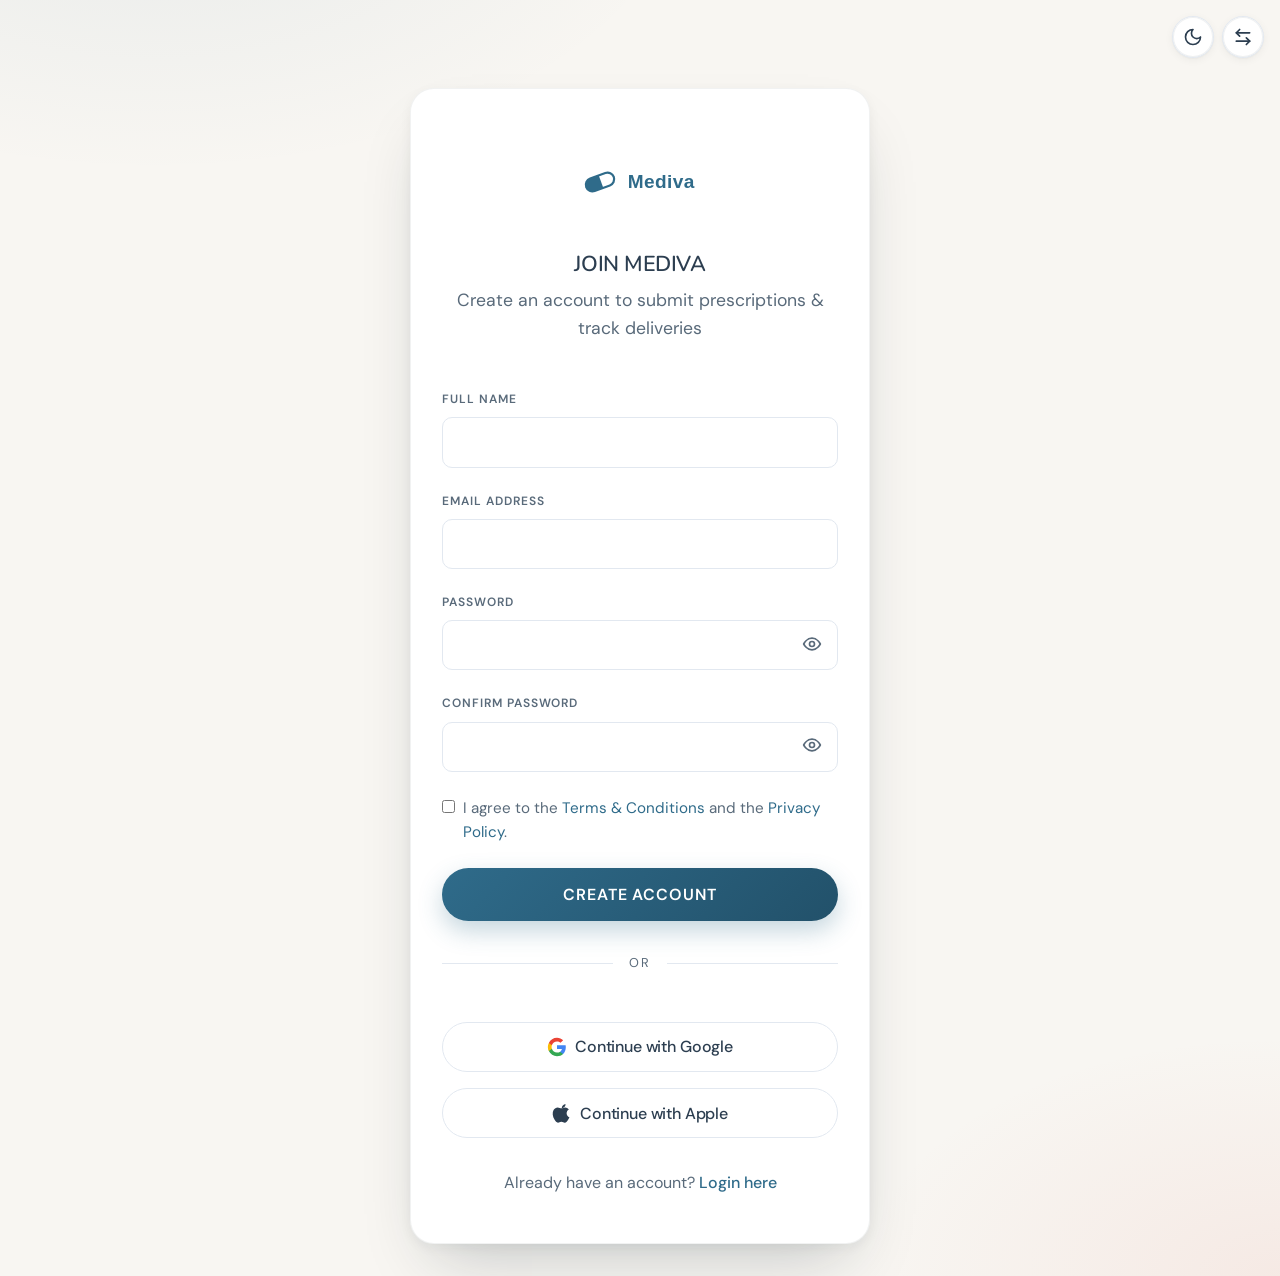
<file: register.html>
<!DOCTYPE html>
<html lang="en" dir="ltr">
<head>
  <meta charset="UTF-8">
  <meta name="viewport" content="width=device-width, initial-scale=1.0">
  <title>Mediva | Register</title>
  <meta name="description" content="Create a Mediva account to submit prescriptions, track refills and book pharmacist consultations.">
  <link rel="stylesheet" href="assets/css/style.css">
  <link rel="stylesheet" href="assets/css/rtl.css">

  <link rel="icon" type="image/png" href="assets/images/favicon.png">
</head>
<body class="auth-page">

  <!-- Floating controls (top-right; flips to top-left in RTL) -->
  <div class="auth-toggles">
    <button class="icon-btn theme-toggle" aria-label="Toggle dark mode">
      <!-- Icon injected by JS -->
    </button>
    <button class="icon-btn rtl-toggle" aria-label="Toggle RTL direction">
      <svg xmlns="http://www.w3.org/2000/svg" width="24" height="24" viewBox="0 0 24 24" fill="none" stroke="currentColor" stroke-width="2" stroke-linecap="round" stroke-linejoin="round" class="lucide lucide-arrow-left-right"><path d="M8 3 4 7l4 4"/><path d="M4 7h16"/><path d="m16 21 4-4-4-4"/><path d="M20 17H4"/></svg>
    </button>
  </div>

  <main class="auth-container">
    <a href="index.html" class="auth-brand"><svg class="site-logo" xmlns="http://www.w3.org/2000/svg" viewBox="0 0 170 60" role="img" aria-label="Mediva"><g fill="none"><g transform="translate(30,30) rotate(-20)"><rect x="-20" y="-9" width="40" height="18" rx="9" ry="9" fill="none" stroke="currentColor" stroke-width="3"/><line x1="0" y1="-9" x2="0" y2="9" stroke="currentColor" stroke-width="3"/><path d="M -20 0 a 9 9 0 0 1 9 -9 h 11 v 18 h -11 a 9 9 0 0 1 -9 -9 z" fill="currentColor"/></g><text x="68" y="38" font-family="'Poppins','Segoe UI',Helvetica,Arial,sans-serif" font-size="26" font-weight="600" letter-spacing="0.5" fill="currentColor">Mediva</text></g></svg></a>

    <h1>Join Mediva</h1>
    <p class="auth-subtitle">Create an account to submit prescriptions &amp; track deliveries</p>

    <form action="#" method="POST" data-validate="true" novalidate style="text-align: start;">
      <div class="form-group">
        <label class="form-label" for="name">Full Name</label>
        <input type="text" id="name" name="name" class="form-control" autocomplete="name" required>
      </div>

      <div class="form-group">
        <label class="form-label" for="email">Email Address</label>
        <input type="email" id="email" name="email" class="form-control" autocomplete="email" required>
      </div>

      <div class="form-group">
        <label class="form-label" for="password">Password</label>
        <div class="password-field">
          <input type="password" id="password" name="password" class="form-control" autocomplete="new-password" required>
          <button type="button" class="password-toggle" aria-label="Show password"></button>
        </div>
      </div>

      <div class="form-group">
        <label class="form-label" for="confirm_password">Confirm Password</label>
        <div class="password-field">
          <input type="password" id="confirm_password" name="confirm_password" class="form-control" autocomplete="new-password" required>
          <button type="button" class="password-toggle" aria-label="Show password"></button>
        </div>
      </div>

      <div class="auth-meta">
        <label class="auth-check" for="terms">
          <input type="checkbox" id="terms" name="terms" required>
          <span>I agree to the <a href="#">Terms &amp; Conditions</a> and the <a href="#">Privacy Policy</a>.</span>
        </label>
      </div>

      <button type="submit" class="btn btn-primary btn-auth">Create Account</button>
    </form>

    <div class="auth-divider">or</div>

    <div class="social-login">
      <button type="button" class="btn btn-outline" style="width: 100%; border-color: var(--border-color); color: var(--text-primary); font-weight: 500;">
        <svg xmlns="http://www.w3.org/2000/svg" width="20" height="20" viewBox="0 0 24 24" fill="currentColor"><path d="M22.56 12.25c0-.78-.07-1.53-.2-2.25H12v4.26h5.92c-.26 1.37-1.04 2.53-2.21 3.31v2.77h3.57c2.08-1.92 3.28-4.74 3.28-8.09z" fill="#4285F4"/><path d="M12 23c2.97 0 5.46-.98 7.28-2.66l-3.57-2.77c-.98.66-2.23 1.06-3.71 1.06-2.86 0-5.29-1.93-6.16-4.53H2.18v2.84C3.99 20.53 7.7 23 12 23z" fill="#34A853"/><path d="M5.84 14.09c-.22-.66-.35-1.36-.35-2.09s.13-1.43.35-2.09V7.07H2.18C1.43 8.55 1 10.22 1 12s.43 3.45 1.18 4.93l2.85-2.22.81-.62z" fill="#FBBC05"/><path d="M12 5.38c1.62 0 3.06.56 4.21 1.64l3.15-3.15C17.45 2.09 14.97 1 12 1 7.7 1 3.99 3.47 2.18 7.07l3.66 2.84c.87-2.6 3.3-4.53 6.16-4.53z" fill="#EA4335"/><path d="M1 1h22v22H1z" fill="none"/></svg>
        Continue with Google
      </button>
      <button type="button" class="btn btn-outline" style="width: 100%; border-color: var(--border-color); color: var(--text-primary); font-weight: 500;">
        <svg xmlns="http://www.w3.org/2000/svg" width="20" height="20" viewBox="0 0 24 24" fill="currentColor"><path d="M16.365 1.43c0 1.14-.468 2.243-1.232 3.043-.817.87-2.166 1.546-3.286 1.46-.14-1.101.42-2.27 1.157-3.019.83-.851 2.278-1.5 3.361-1.484zM20.9 17.096c-.554 1.269-.81 1.836-1.52 2.96-.99 1.564-2.386 3.513-4.115 3.527-1.537.014-1.933-1.001-4.02-.989-2.086.011-2.522 1.008-4.06.993-1.729-.014-3.05-1.774-4.04-3.338C.5 16.09.2 11.026 1.9 8.335c1.208-1.91 3.114-3.03 4.906-3.03 1.824 0 2.97 1.001 4.478 1.001 1.462 0 2.354-1.003 4.464-1.003 1.595 0 3.285.868 4.49 2.368-3.945 2.161-3.305 7.792.663 9.425z"/></svg>
        Continue with Apple
      </button>
    </div>

    <p class="auth-footer">
      Already have an account? <a href="login.html" style="font-weight: 500;">Login here</a>
    </p>
  </main>

  <script src="assets/js/main.js"></script>
</body>
</html>
</file>
<file: assets/css/style.css>
@import url('https://fonts.googleapis.com/css2?family=DM+Sans:opsz,wght@9..40,400;9..40,430;9..40,500&family=Nunito:wght@400;500;520;540;580&display=swap');

:root {
  /* Colors - Soft Pastel Clinical */
  --primary-color: #2F6B8A; /* Muted Trust Blue */
  --primary-hover: #22516A;
  --secondary-color: #F8F6F2; /* Warm Off-White / Cream */
  --accent-color: #DE7B6B; /* Coral Accent */
  --accent-hover: #C56557;
  
  --bg-color: #FFFFFF;
  --surface-color: #F8F6F2;
  --text-primary: #2C3E50;
  --text-secondary: #596A7A;
  --border-color: #E2E8F0;
  
  --success-color: #38A169;
  --error-color: #E53E3E;

  /* Typography */
  --font-heading: 'Nunito', sans-serif;
  --font-body: 'DM Sans', sans-serif;
  
  --text-h1: 4.5rem;
  --text-h2: 3.5rem;
  --text-h3: 2.5rem;
  --text-h4: 1.75rem;
  --text-body: 1.1rem;
  --text-lead: 1.25rem;
  --text-small: 0.875rem;

  --weight-h1: 580;
  --weight-h2: 540;
  --weight-h3: 520;
  --weight-h4: 500;
  --weight-body: 400;
  --weight-bold: 500;

  /* Spacing */
  --spacing-1: 0.25rem; /* 4px */
  --spacing-2: 0.5rem;  /* 8px */
  --spacing-3: 1rem;    /* 16px */
  --spacing-4: 1.5rem;  /* 24px */
  --spacing-5: 2rem;    /* 32px */
  --spacing-6: 3rem;    /* 48px */
  --spacing-8: 4rem;    /* 64px */
  --spacing-12: 6rem;   /* 96px */

  /* UI Elements */
  --border-radius: 16px; /* Soft radius */
  --shadow-soft: 0 4px 24px rgba(47, 107, 138, 0.08);
  --shadow-hover: 0 8px 32px rgba(47, 107, 138, 0.12);
  --transition: all 0.3s ease;
}

/* Dark Mode */
[data-theme="dark"] {
  --bg-color: #121A22; /* Deep Desaturated Navy */
  --surface-color: #1B2633;
  --text-primary: #E2E8F0;
  --text-secondary: #94A3B8;
  --border-color: #2D3748;
  --shadow-soft: 0 4px 24px rgba(0, 0, 0, 0.2);
  --shadow-hover: 0 8px 32px rgba(0, 0, 0, 0.4);
}

/* Base Styles */
* {
  margin: 0;
  padding: 0;
  box-sizing: border-box;
}

body {
  font-family: var(--font-body);
  background-color: var(--bg-color);
  color: var(--text-primary);
  line-height: 1.6;
  font-weight: var(--weight-body);
  transition: background-color 0.3s ease, color 0.3s ease;
  overflow-x: hidden;
}

h1, h2, h3, h4, h5, h6 {
  font-family: var(--font-heading);
  color: var(--text-primary);
  line-height: 1.2;
  letter-spacing: -0.02em;
}

h1 { font-size: var(--text-h1); font-weight: var(--weight-h1); }
h2 { font-size: var(--text-h2); font-weight: var(--weight-h2); }
h3 { font-size: var(--text-h3); font-weight: var(--weight-h3); }
h4 { font-size: var(--text-h4); font-weight: var(--weight-h4); }

p { font-size: var(--text-body); margin-bottom: var(--spacing-4); }
a { color: var(--primary-color); text-decoration: none; transition: var(--transition); }
a:hover { color: var(--primary-hover); }

img { max-width: 100%; height: auto; display: block; border-radius: var(--border-radius); }

/* Layout & Containers */
.container {
  max-width: 1280px;
  margin: 0 auto;
  padding-inline: var(--spacing-4);
}

section {
  padding: var(--spacing-12) 0;
}

.surface-band {
  background-color: var(--surface-color);
}

/* Section Headings */
.section-header {
  text-align: center;
  margin-bottom: var(--spacing-8);
  max-width: 800px;
  margin-inline: auto;
}

.section-header h2 { margin-bottom: var(--spacing-3); }
.section-header p { color: var(--text-secondary); text-align: center; }

/* Buttons */
.btn {
  display: inline-flex;
  align-items: center;
  justify-content: center;
  padding: 0.75rem 1.5rem;
  border-radius: var(--border-radius);
  font-family: var(--font-body);
  font-weight: var(--weight-bold);
  font-size: 1rem;
  cursor: pointer;
  transition: var(--transition);
  border: none;
  gap: 0.5rem;
  text-decoration: none;
}

.btn-primary {
  background-color: var(--primary-color);
  color: #FFFFFF;
}
.btn-primary:hover {
  background-color: var(--primary-hover);
  color: #FFFFFF;
  transform: translateY(-2px);
}

.btn-outline {
  background-color: transparent;
  color: var(--primary-color);
  border: 2px solid var(--primary-color);
}
.btn-outline:hover {
  background-color: var(--primary-color);
  color: #FFFFFF;
}

/* Navbar */
.navbar {
  position: fixed;
  top: 0;
  left: 0;
  right: 0;
  height: 80px;
  background-color: rgba(255, 255, 255, 0.9);
  backdrop-filter: blur(10px);
  z-index: 1000;
  border-bottom: 1px solid var(--border-color);
  transition: var(--transition);
}

[data-theme="dark"] .navbar {
  background-color: rgba(18, 26, 34, 0.9);
}

.nav-container {
  display: flex;
  justify-content: space-between;
  align-items: center;
  height: 100%;
}

.logo {
  font-family: var(--font-heading);
  font-size: 1.5rem;
  font-weight: var(--weight-h1);
  color: var(--primary-color);
}

/* Brand mark. One size everywhere it appears — navbar, drawer, footer and the
   auth pages. Inline SVG so currentColor picks up the theme's primary. */
.logo,
.auth-brand {
  display: inline-flex;
  align-items: center;
  line-height: 0;
}
.site-logo {
  height: 44px;
  width: auto;
  color: var(--primary-color);
  /* The wordmark is always LTR. Without this it inherits dir="rtl" from the
     document and lays out backwards from its x anchor, over the pill mark. */
  direction: ltr;
  unicode-bidi: isolate;
}

.nav-menu {
  display: flex;
  align-items: center;
  gap: var(--spacing-4);
  list-style: none;
}

.nav-link {
  color: var(--text-primary);
  font-weight: 500;
}
.nav-link.active, .nav-link:hover {
  color: var(--primary-color);
}

.nav-actions {
  display: flex;
  align-items: center;
  gap: var(--spacing-3);
}

.icon-btn {
  background: none;
  border: none;
  color: var(--text-primary);
  font-size: 1.25rem;
  cursor: pointer;
  padding: 0.5rem;
  display: flex;
  align-items: center;
  justify-content: center;
  border-radius: 50%;
  transition: var(--transition);
}
.icon-btn:hover {
  background-color: var(--surface-color);
}

.hamburger {
  display: none;
  flex-direction: column;
  gap: 5px;
  cursor: pointer;
  background: none;
  border: none;
  padding: 0.5rem;
}
.hamburger span {
  width: 25px;
  height: 3px;
  background-color: var(--text-primary);
  transition: var(--transition);
}

/* Hamburger Drawer Overlay */
.drawer-overlay {
  position: fixed;
  top: 0;
  left: 0;
  right: 0;
  bottom: 0;
  background: rgba(0, 0, 0, 0.5);
  z-index: 1001;
  opacity: 0;
  visibility: hidden;
  transition: var(--transition);
}

.drawer {
  position: fixed;
  top: 0;
  right: -100%;
  width: 320px;
  height: 100vh;
  background-color: var(--bg-color);
  z-index: 1002;
  transition: right 0.3s ease;
  padding: var(--spacing-6) var(--spacing-4);
  display: flex;
  flex-direction: column;
  overflow-y: auto;
}

.drawer.open { right: 0; }
.drawer-overlay.open { opacity: 1; visibility: visible; }
.drawer-header {
  display: flex;
  justify-content: space-between;
  align-items: center;
  margin-bottom: var(--spacing-6);
}
.close-drawer {
  background: none;
  border: none;
  font-size: 1.5rem;
  color: var(--text-primary);
  cursor: pointer;
}

.drawer-menu {
  list-style: none;
  display: flex;
  flex-direction: column;
  gap: var(--spacing-2);
  margin-bottom: var(--spacing-6);
}
.drawer-menu li a {
  display: block;
  padding: var(--spacing-3) 0;
  font-size: 1.1rem;
  font-weight: 500;
  color: var(--text-primary);
  transition: var(--transition);
}
.drawer-menu li a.active {
  color: var(--primary-color);
  font-weight: 600;
  padding-inline-start: var(--spacing-3);
  border-inline-start: 3px solid var(--primary-color);
}
.drawer-actions {
  display: flex;
  flex-direction: column;
  gap: var(--spacing-3);
  margin-top: auto;
}
.drawer-toggles {
  display: flex;
  gap: var(--spacing-2);
  margin-bottom: var(--spacing-4);
}

/* Cards */
.card-grid {
  display: grid;
  grid-template-columns: repeat(auto-fit, minmax(280px, 1fr));
  gap: var(--spacing-6);
}

.card {
  background-color: var(--surface-color);
  border-radius: var(--border-radius);
  padding: var(--spacing-6);
  display: flex;
  flex-direction: column;
  align-items: center;
  text-align: center;
  box-shadow: var(--shadow-soft);
  transition: var(--transition);
  height: 100%;
}
.card:hover {
  box-shadow: var(--shadow-hover);
  transform: translateY(-5px);
}
.card-icon {
  font-size: 3rem;
  color: var(--primary-color);
  margin-bottom: var(--spacing-4);
}
.card h3 { margin-bottom: var(--spacing-2); }
.card p { flex-grow: 1; color: var(--text-secondary); }

/* Forms */
.form-group { margin-bottom: var(--spacing-4); }
.form-label {
  display: block;
  margin-bottom: var(--spacing-2);
  font-weight: 500;
}
.form-control {
  width: 100%;
  padding: 0.75rem 1rem;
  border: 1px solid var(--border-color);
  border-radius: var(--border-radius);
  background-color: var(--bg-color);
  color: var(--text-primary);
  font-family: var(--font-body);
  transition: var(--transition);
}
.form-control:focus {
  outline: none;
  border-color: var(--primary-color);
  box-shadow: 0 0 0 3px rgba(47, 107, 138, 0.1);
}
.form-error {
  color: var(--error-color);
  font-size: 0.875rem;
  margin-top: 0.25rem;
  display: none;
}
.form-control.error { border-color: var(--error-color); }
.form-control.error + .form-error { display: block; }
.form-control.success { border-color: var(--success-color); }

/* Main Content Adjust for fixed nav */
main { padding-top: 80px; }

/* Footer */
.footer {
  background-color: var(--surface-color);
  padding: var(--spacing-12) 0 var(--spacing-4);
  border-top: 1px solid var(--border-color);
}
.footer-grid {
  display: grid;
  grid-template-columns: repeat(auto-fit, minmax(200px, 1fr));
  gap: var(--spacing-6);
  margin-bottom: var(--spacing-8);
}
.footer-col h4 { margin-bottom: var(--spacing-4); }
.footer-links { list-style: none; }
.footer-links li { margin-bottom: var(--spacing-2); }
.footer-links a { color: var(--text-secondary); }
.footer-links a:hover { color: var(--primary-color); }
/* Social row in the first footer column */
.footer-social {
  list-style: none;
  display: flex;
  flex-wrap: wrap;
  gap: var(--spacing-2);
  margin-top: var(--spacing-4);
}
.footer-social a {
  display: inline-flex;
  align-items: center;
  justify-content: center;
  width: 40px;
  height: 40px;
  border-radius: 50%;
  border: 1px solid var(--border-color);
  color: var(--text-secondary);
  transition: color 0.25s ease, border-color 0.25s ease, background-color 0.25s ease, transform 0.25s ease;
}
.footer-social a:hover,
.footer-social a:focus-visible {
  color: #FFFFFF;
  background-color: var(--primary-color);
  border-color: var(--primary-color);
  transform: translateY(-2px);
}
.footer-social svg { width: 18px; height: 18px; }

.footer-bottom {
  text-align: center;
  padding-top: var(--spacing-6);
  border-top: 1px solid var(--border-color);
  color: var(--text-secondary);
}

/* Auth Layout */
.auth-page {
  display: flex;
  align-items: center;
  justify-content: center;
  min-height: 100vh;
  padding: var(--spacing-4);
  background-color: var(--surface-color);
}
.auth-container {
  background-color: var(--bg-color);
  padding: var(--spacing-8);
  border-radius: var(--border-radius);
  box-shadow: var(--shadow-soft);
  width: 100%;
  max-width: 480px;
  text-align: center;
}
.auth-container h1 { margin-bottom: var(--spacing-6); }
.social-login { margin-top: var(--spacing-6); display: flex; flex-direction: column; gap: var(--spacing-3); }

/* Specific Components */
.hero-section {
  min-height: 80vh;
  display: flex;
  align-items: center;
  position: relative;
  overflow: hidden;
}
.hero-content {
  max-width: 600px;
  z-index: 10;
  position: relative;
  margin-inline: auto;
  text-align: center;
}
.hero-content h1 {
  margin-bottom: var(--spacing-4);
  animation: slideUp 0.8s ease backwards;
}
.hero-content p {
  font-size: var(--text-lead);
  color: var(--text-secondary);
  animation: slideUp 0.8s ease 0.2s backwards;
}
.hero-actions {
  display: flex;
  gap: var(--spacing-4);
  margin-top: var(--spacing-6);
  animation: slideUp 0.8s ease 0.4s backwards;
  justify-content: center;
}
.hero-actions .btn {
  min-width: 220px;
}
.hero-image {
  position: absolute;
  right: 0;
  top: 0;
  width: 100%;
  height: 100%;
  object-fit: cover;
  opacity: 0.15;
  mask-image: none;
  -webkit-mask-image: none;
}

.about-grid {
  display: grid;
  grid-template-columns: repeat(auto-fit, minmax(300px, 1fr));
  gap: 4rem;
  align-items: center;
}
.about-text {
  text-align: center;
  max-width: 680px;
  margin-inline: auto;
}

@keyframes slideUp {
  from { transform: translateY(30px); opacity: 0; }
  to { transform: translateY(0); opacity: 1; }
}

/* Responsive Breakpoints */
@media (max-width: 1440px) {
  :root {
    --text-h1: 4rem;
    --text-h2: 3rem;
  }
}

@media (max-width: 1024px) {
  :root {
    --text-h1: 3.5rem;
    --text-h2: 2.5rem;
  }
  .nav-menu, .nav-actions { display: none; }
  .hamburger { display: flex; }
  .footer-grid { grid-template-columns: repeat(2, 1fr); }
}

@media (max-width: 768px) {
  :root {
    --text-h1: 2.5rem;
    --text-h2: 2rem;
    --spacing-12: 4rem;
  }
  .hero-section {
    flex-direction: column;
    min-height: auto;
    padding-bottom: var(--spacing-8);
  }
  .hero-image {
    position: relative;
    width: 100%;
    height: auto;
    aspect-ratio: 16/9;
    opacity: 1;
    margin-top: var(--spacing-6);
    border-radius: var(--radius-lg);
    box-shadow: var(--shadow-md);
  }
  .hero-actions { flex-direction: column; width: 100%; }
  .hero-actions .btn { width: 100%; }
  /* Keep the four columns as a left-aligned 2x2 block, not one tall stack */
  .footer-grid {
    grid-template-columns: repeat(2, 1fr);
    column-gap: var(--spacing-5);
    row-gap: var(--spacing-8);
  }

  /* About section stacked ordering: text first, image below */
  .about-grid {
    grid-template-columns: 1fr;
    gap: var(--spacing-6);
  }
  .about-image {
    order: 2;
  }
  .about-text {
    order: 1;
  }
}

@media (max-width: 360px) {
  .drawer { width: 100%; }

  /* Too narrow for two columns — stack the four footer blocks 1x4 */
  .footer-grid { grid-template-columns: 1fr; }
}

/* ==========================================================================
   PREMIUM LAYER
   Refined tokens, depth, motion and interactive components.
   ========================================================================== */

:root {
  --primary-soft: rgba(47, 107, 138, 0.08);
  --primary-glow: rgba(47, 107, 138, 0.18);
  --accent-soft: rgba(222, 123, 107, 0.12);

  --gradient-brand: linear-gradient(135deg, #2F6B8A 0%, #3E88A8 45%, #5AA6C0 100%);
  --gradient-accent: linear-gradient(135deg, #DE7B6B 0%, #E9A18F 100%);
  --gradient-sheen: linear-gradient(120deg, rgba(255,255,255,0) 25%, rgba(255,255,255,0.35) 50%, rgba(255,255,255,0) 75%);

  --shadow-xs: 0 1px 2px rgba(16, 34, 46, 0.04);
  --shadow-sm: 0 2px 8px rgba(16, 34, 46, 0.05), 0 1px 2px rgba(16, 34, 46, 0.04);
  --shadow-md: 0 12px 32px -12px rgba(16, 34, 46, 0.16), 0 2px 8px rgba(16, 34, 46, 0.04);
  --shadow-lg: 0 32px 64px -24px rgba(16, 34, 46, 0.24), 0 4px 12px rgba(16, 34, 46, 0.05);
  --shadow-ring: inset 0 0 0 1px rgba(16, 34, 46, 0.06);

  --radius-sm: 10px;
  --radius-md: 16px;
  --radius-lg: 24px;
  --radius-xl: 32px;

  --ease-out: cubic-bezier(0.16, 1, 0.3, 1);
  --ease-soft: cubic-bezier(0.4, 0, 0.2, 1);

  --shadow-soft: var(--shadow-md);
  --shadow-hover: var(--shadow-lg);
}

[data-theme="dark"] {
  --primary-color: #6FB4D4;
  --primary-hover: #8CC7E2;
  --primary-soft: rgba(111, 180, 212, 0.10);
  --primary-glow: rgba(111, 180, 212, 0.22);
  --accent-color: #EE9382;
  --accent-hover: #F3AC9E;
  --accent-soft: rgba(238, 147, 130, 0.14);
  --gradient-brand: linear-gradient(135deg, #1D4A63 0%, #2F6B8A 50%, #3E88A8 100%);
  --shadow-xs: 0 1px 2px rgba(0, 0, 0, 0.3);
  --shadow-sm: 0 2px 8px rgba(0, 0, 0, 0.35);
  --shadow-md: 0 12px 32px -12px rgba(0, 0, 0, 0.6), 0 2px 8px rgba(0, 0, 0, 0.3);
  --shadow-lg: 0 32px 64px -24px rgba(0, 0, 0, 0.75), 0 4px 12px rgba(0, 0, 0, 0.35);
  --shadow-ring: inset 0 0 0 1px rgba(255, 255, 255, 0.06);
}

html { scroll-behavior: smooth; scroll-padding-top: 100px; }

body {
  -webkit-font-smoothing: antialiased;
  -moz-osx-font-smoothing: grayscale;
  text-rendering: optimizeLegibility;
}

h1, h2 { letter-spacing: -0.035em; }
h3, h4 { letter-spacing: -0.02em; }

::selection { background: var(--primary-color); color: #fff; }

:focus-visible {
  outline: 2px solid var(--primary-color);
  outline-offset: 3px;
  border-radius: 4px;
}
/* Round controls keep their own shape — the 4px default above would square off
   the focus ring on the theme/RTL toggles and the footer social icons. */
.icon-btn:focus-visible,
.footer-social a:focus-visible {
  border-radius: 50%;
}

/* Eyebrow label above headings */
.eyebrow {
  display: inline-flex;
  align-items: center;
  gap: 0.5rem;
  padding: 0.4rem 0.9rem;
  border-radius: 999px;
  background: var(--primary-soft);
  color: var(--primary-color);
  font-size: 0.8rem;
  font-weight: 600;
  letter-spacing: 0.08em;
  text-transform: uppercase;
  margin-bottom: var(--spacing-4);
}
.eyebrow::before {
  content: '';
  width: 6px;
  height: 6px;
  border-radius: 50%;
  background: currentColor;
}

/* Premium buttons */
.btn {
  position: relative;
  overflow: hidden;
  border-radius: 999px;
  padding: 0.85rem 1.75rem;
  letter-spacing: -0.01em;
  isolation: isolate;
  transition: transform 0.4s var(--ease-out), box-shadow 0.4s var(--ease-out),
              background-color 0.3s var(--ease-soft), color 0.3s var(--ease-soft);
}
.btn::after {
  content: '';
  position: absolute;
  inset: 0;
  background: var(--gradient-sheen);
  transform: translateX(-120%);
  transition: transform 0.7s var(--ease-out);
  z-index: -1;
  pointer-events: none;
}
.btn:hover::after { transform: translateX(120%); }

.btn-primary {
  background-image: var(--gradient-brand);
  box-shadow: 0 8px 20px -8px var(--primary-glow);
}
.btn-primary:hover {
  transform: translateY(-3px);
  box-shadow: 0 16px 32px -12px var(--primary-glow);
}
.btn-outline {
  border-width: 1.5px;
  backdrop-filter: blur(8px);
}
.btn-outline:hover { transform: translateY(-3px); box-shadow: var(--shadow-md); }

/* Navbar refinement */
.navbar {
  height: 76px;
  background-color: rgba(255, 255, 255, 0.72);
  backdrop-filter: blur(18px) saturate(180%);
  -webkit-backdrop-filter: blur(18px) saturate(180%);
  border-bottom: 1px solid transparent;
  transition: background-color 0.35s var(--ease-soft), box-shadow 0.35s var(--ease-soft),
              border-color 0.35s var(--ease-soft);
}
[data-theme="dark"] .navbar { background-color: rgba(18, 26, 34, 0.7); }
.navbar.scrolled {
  border-bottom-color: var(--border-color);
  box-shadow: var(--shadow-sm);
}
.logo { letter-spacing: -0.04em; }

.nav-link {
  position: relative;
  padding: 0.4rem 0;
  font-size: 0.98rem;
}
.nav-link::after {
  content: '';
  position: absolute;
  left: 0;
  bottom: 0;
  width: 100%;
  height: 2px;
  border-radius: 2px;
  background: var(--gradient-brand);
  transform: scaleX(0);
  transform-origin: right;
  transition: transform 0.4s var(--ease-out);
}
.nav-link:hover::after, .nav-link.active::after {
  transform: scaleX(1);
  transform-origin: left;
}

.icon-btn {
  border: 1px solid var(--border-color);
  width: 40px;
  height: 40px;
  padding: 0;
}
.icon-btn:hover {
  background-color: var(--primary-soft);
  color: var(--primary-color);
  transform: translateY(-2px);
}
.icon-btn svg { width: 18px; height: 18px; }

/* Card refinement */
.card {
  position: relative;
  overflow: hidden;
  border-radius: var(--radius-lg);
  background-color: var(--bg-color);
  box-shadow: var(--shadow-sm), var(--shadow-ring);
  transition: transform 0.5s var(--ease-out), box-shadow 0.5s var(--ease-out);
}
.card::before {
  content: '';
  position: absolute;
  inset: 0;
  background: radial-gradient(600px circle at var(--mx, 50%) var(--my, 0%), var(--primary-soft), transparent 45%);
  opacity: 0;
  transition: opacity 0.4s var(--ease-soft);
  pointer-events: none;
}
.card:hover::before { opacity: 1; }
.card:hover {
  transform: translateY(-8px);
  box-shadow: var(--shadow-lg), var(--shadow-ring);
}
.card-icon {
  display: grid;
  place-items: center;
  width: 68px;
  height: 68px;
  border-radius: 20px;
  background: var(--primary-soft);
  color: var(--primary-color);
  transition: transform 0.5s var(--ease-out), background-color 0.4s var(--ease-soft);
}
.card-icon svg { width: 30px; height: 30px; }
.card:hover .card-icon {
  transform: scale(1.08) rotate(-4deg);
  background: var(--gradient-brand);
  color: #fff;
}

/* Form refinement */
.form-control {
  border-radius: var(--radius-sm);
  border-width: 1.5px;
  padding: 0.85rem 1rem;
  font-size: 1rem;
}
.form-control:focus {
  box-shadow: 0 0 0 4px var(--primary-soft);
}
.form-label { font-size: 0.9rem; letter-spacing: 0.01em; }

/* Scroll reveal */
[data-reveal] {
  opacity: 0;
  transform: translateY(28px);
  transition: opacity 0.8s var(--ease-out), transform 0.8s var(--ease-out);
  transition-delay: var(--reveal-delay, 0ms);
  will-change: opacity, transform;
}
[data-reveal].revealed { opacity: 1; transform: none; }

@media (prefers-reduced-motion: reduce) {
  html { scroll-behavior: auto; }
  [data-reveal] { opacity: 1; transform: none; transition: none; }
  *, *::before, *::after {
    animation-duration: 0.01ms !important;
    transition-duration: 0.01ms !important;
  }
}

/* --------------------------------------------------------------------------
   Hero — premium ambient treatment
   -------------------------------------------------------------------------- */
.hero-section {
  min-height: min(92vh, 900px);
  background: radial-gradient(1200px 600px at 15% -10%, var(--primary-soft), transparent 60%),
              radial-gradient(900px 500px at 90% 10%, var(--accent-soft), transparent 55%);
}
.hero-section .hero-content h1 { letter-spacing: -0.04em; }
.hero-image {
  border-radius: 0;
  width: 46%;
  opacity: 0.95;
  /* Fade the photo out before it reaches the headline column, and soften the
     bottom edge so it dissolves into the section rather than cutting off. */
  mask-image: linear-gradient(to left, rgba(0,0,0,1) 34%, rgba(0,0,0,0) 88%),
              linear-gradient(to top, rgba(0,0,0,0) 0%, rgba(0,0,0,1) 16%);
  -webkit-mask-image: linear-gradient(to left, rgba(0,0,0,1) 34%, rgba(0,0,0,0) 88%),
                      linear-gradient(to top, rgba(0,0,0,0) 0%, rgba(0,0,0,1) 16%);
  mask-composite: intersect;
  -webkit-mask-composite: source-in;
}

/* Full-bleed hero variant (home2) */
.hero-cover {
  background-size: cover;
  background-position: center;
  position: relative;
  justify-content: center;
  text-align: center;
}
.hero-veil {
  position: absolute;
  inset: 0;
  background: linear-gradient(180deg,
      rgba(255, 255, 255, 0.86) 0%,
      rgba(255, 255, 255, 0.70) 55%,
      rgba(255, 255, 255, 0.88) 100%);
  backdrop-filter: blur(2px);
}
[data-theme="dark"] .hero-veil {
  background: linear-gradient(180deg,
      rgba(18, 26, 34, 0.88) 0%,
      rgba(18, 26, 34, 0.70) 55%,
      rgba(18, 26, 34, 0.90) 100%);
}

/* --------------------------------------------------------------------------
   Vertical rhythm
   Every full-width band gets the same top/bottom padding, so sections can't
   end up flush against each other. Bands built from a plain <div> or given a
   one-off inline padding opt in with .section-pad instead.
   -------------------------------------------------------------------------- */
main { padding-top: 76px; } /* matches the fixed navbar height */
/* Centred auth/404 layouts aren't offset by the fixed navbar. Scoped away from
   .auth-container so the card keeps its own top padding. */
.auth-page main:not(.auth-container) { padding-top: 0; }

section,
.section-pad { padding-block: var(--spacing-12); }

/* Hero bands manage their own height via min-height. */
.hero-section { padding-block: var(--spacing-8); }

/* Four service cards should sit on one row on desktop rather than orphaning */
.card-grid { grid-template-columns: repeat(auto-fit, minmax(min(100%, 250px), 1fr)); }
.card { padding: var(--spacing-5); }

.hero-content { max-width: 640px; }

/* Trust strip below hero */
.trust-strip.centered { justify-content: center; }
.trust-strip { gap: var(--spacing-4) var(--spacing-5); }
.trust-item { flex-direction: column; gap: 0; }
.trust-strip.centered .trust-item { align-items: center; }
.trust-strip {
  display: flex;
  flex-wrap: wrap;
  gap: var(--spacing-5);
  margin-top: var(--spacing-6);
  padding-top: var(--spacing-5);
  border-top: 1px solid var(--border-color);
}
.trust-item {
  display: flex;
  align-items: baseline;
  gap: 0.5rem;
}
.trust-item strong {
  font-family: var(--font-heading);
  font-size: 1.6rem;
  font-weight: 580;
  color: var(--primary-color);
  letter-spacing: -0.03em;
}
.trust-item span { font-size: 0.9rem; color: var(--text-secondary); }

/* --------------------------------------------------------------------------
   Interactive Showcase (tabbed, with images)
   -------------------------------------------------------------------------- */
.showcase {
  display: grid;
  grid-template-columns: minmax(0, 0.85fr) minmax(0, 1.15fr);
  gap: var(--spacing-8);
  align-items: center;
}

.showcase-tabs {
  display: flex;
  flex-direction: column;
  gap: var(--spacing-2);
}

.showcase-tab {
  position: relative;
  display: flex;
  gap: var(--spacing-3);
  align-items: flex-start;
  width: 100%;
  text-align: left;
  padding: var(--spacing-4);
  border: 1px solid transparent;
  border-radius: var(--radius-md);
  background: transparent;
  color: var(--text-primary);
  font-family: var(--font-body);
  cursor: pointer;
  transition: background-color 0.4s var(--ease-soft), border-color 0.4s var(--ease-soft),
              transform 0.4s var(--ease-out);
}
.showcase-tab:hover { background: var(--surface-color); transform: translateX(4px); }
.showcase-tab[aria-selected="true"] {
  background: var(--bg-color);
  border-color: var(--border-color);
  box-shadow: var(--shadow-md);
  transform: none;
}

.showcase-tab-icon {
  flex-shrink: 0;
  display: grid;
  place-items: center;
  width: 44px;
  height: 44px;
  border-radius: 14px;
  background: var(--primary-soft);
  color: var(--primary-color);
  transition: var(--transition);
}
.showcase-tab-icon svg { width: 22px; height: 22px; }
.showcase-tab[aria-selected="true"] .showcase-tab-icon {
  background: var(--gradient-brand);
  color: #fff;
}

.showcase-tab-title {
  font-family: var(--font-heading);
  font-size: 1.15rem;
  font-weight: var(--weight-h4);
  margin-bottom: 0.15rem;
}
.showcase-tab-desc {
  font-size: 0.92rem;
  color: var(--text-secondary);
  line-height: 1.5;
  margin: 0;
  max-height: 0;
  opacity: 0;
  overflow: hidden;
  transition: max-height 0.5s var(--ease-out), opacity 0.4s var(--ease-soft),
              margin-top 0.4s var(--ease-out);
}
.showcase-tab[aria-selected="true"] .showcase-tab-desc {
  max-height: 160px;
  opacity: 1;
  margin-top: 0.35rem;
}

/* Auto-advance progress bar */
.showcase-tab-progress {
  position: absolute;
  left: var(--spacing-4);
  right: var(--spacing-4);
  bottom: 10px;
  height: 2px;
  border-radius: 2px;
  background: var(--border-color);
  opacity: 0;
  transition: opacity 0.3s var(--ease-soft);
}
.showcase-tab[aria-selected="true"] .showcase-tab-progress { opacity: 1; }
.showcase-tab-progress i {
  display: block;
  height: 100%;
  width: 0;
  border-radius: 2px;
  background: var(--gradient-brand);
}
.showcase-tab[aria-selected="true"] .showcase-tab-progress i {
  animation: showcaseProgress var(--showcase-duration, 6000ms) linear forwards;
}
.showcase.is-paused .showcase-tab-progress i { animation-play-state: paused; }
@keyframes showcaseProgress { from { width: 0; } to { width: 100%; } }

.showcase-stage {
  position: relative;
  border-radius: var(--radius-xl);
  overflow: hidden;
  box-shadow: var(--shadow-lg);
  aspect-ratio: 4 / 3;
  background: var(--surface-color);
}
.showcase-panel {
  position: absolute;
  inset: 0;
  opacity: 0;
  visibility: hidden;
  transform: scale(1.06);
  transition: opacity 0.7s var(--ease-out), transform 1.2s var(--ease-out), visibility 0.7s;
}
.showcase-panel.active { opacity: 1; visibility: visible; transform: scale(1); }
.showcase-panel img {
  width: 100%;
  height: 100%;
  object-fit: cover;
  border-radius: 0;
}
.showcase-panel::after {
  content: '';
  position: absolute;
  inset: 0;
  background:
    linear-gradient(to top, rgba(10, 20, 28, 0.92) 0%, rgba(10, 20, 28, 0.62) 40%, rgba(10, 20, 28, 0.18) 68%, rgba(10, 20, 28, 0.05) 100%),
    linear-gradient(to bottom, rgba(10, 20, 28, 0.45) 0%, transparent 30%);
}
/* Caption sits on its own frosted plate so it stays legible over any photo */
.showcase-caption {
  position: absolute;
  left: var(--spacing-4);
  right: var(--spacing-4);
  bottom: var(--spacing-4);
  z-index: 2;
  color: #fff;
  padding: 0.9rem 1.1rem;
  border-radius: var(--radius-md);
  background: rgba(8, 18, 26, 0.55);
  backdrop-filter: blur(12px) saturate(1.15);
  -webkit-backdrop-filter: blur(12px) saturate(1.15);
  border: 1px solid rgba(255, 255, 255, 0.16);
  box-shadow: 0 8px 24px rgba(0, 0, 0, 0.28);
}
.showcase-caption h4 {
  color: #fff;
  margin-bottom: 0.3rem;
  font-size: clamp(1.05rem, 1.1rem + 0.6vw, 1.45rem);
  line-height: 1.25;
  text-shadow: 0 1px 3px rgba(0, 0, 0, 0.45);
}
.showcase-caption p {
  color: rgba(255, 255, 255, 0.92);
  font-size: clamp(0.85rem, 0.8rem + 0.25vw, 0.95rem);
  line-height: 1.5;
  margin-bottom: 0;
  text-shadow: 0 1px 3px rgba(0, 0, 0, 0.45);
  /* Keep long copy from ever growing into the badge */
  display: -webkit-box;
  -webkit-line-clamp: 3;
  line-clamp: 3;
  -webkit-box-orient: vertical;
  overflow: hidden;
}
.showcase-panel.active .showcase-caption {
  animation: slideUp 0.7s var(--ease-out) 0.15s backwards;
}
.showcase-badge {
  position: absolute;
  top: var(--spacing-4);
  inset-inline-start: var(--spacing-4);
  z-index: 2;
  padding: 0.4rem 0.85rem;
  border-radius: 999px;
  background: rgba(255, 255, 255, 0.94);
  backdrop-filter: blur(10px);
  -webkit-backdrop-filter: blur(10px);
  color: var(--primary-color);
  font-size: 0.78rem;
  font-weight: 600;
  letter-spacing: 0.06em;
  text-transform: uppercase;
  box-shadow: 0 4px 14px rgba(0, 0, 0, 0.18);
}

@media (max-width: 900px) {
  .showcase { grid-template-columns: 1fr; gap: var(--spacing-6); }
  /* Taller stage on narrow screens so the caption plate never rides up
     into the badge the way a 16/10 crop forced it to. */
  .showcase-stage { aspect-ratio: 4 / 3; order: -1; }
}

@media (max-width: 600px) {
  .showcase-stage { aspect-ratio: 4 / 5; min-height: 380px; }
  .showcase-caption {
    left: 0.75rem;
    right: 0.75rem;
    bottom: 0.75rem;
    padding: 0.8rem 0.9rem;
  }
  .showcase-caption p { -webkit-line-clamp: 4; line-clamp: 4; }
  .showcase-badge {
    top: 0.75rem;
    inset-inline-start: 0.75rem;
    padding: 0.3rem 0.7rem;
    font-size: 0.7rem;
  }
}

/* --------------------------------------------------------------------------
   Interactive Accordion + Cost Estimator (no images)
   -------------------------------------------------------------------------- */
.panel-split {
  display: grid;
  grid-template-columns: minmax(0, 1fr) minmax(0, 1fr);
  gap: var(--spacing-8);
  align-items: start;
}
@media (max-width: 900px) { .panel-split { grid-template-columns: 1fr; } }

.accordion { display: flex; flex-direction: column; gap: var(--spacing-3); }

.accordion-item {
  border: 1px solid var(--border-color);
  border-radius: var(--radius-md);
  background: var(--bg-color);
  overflow: hidden;
  transition: border-color 0.4s var(--ease-soft), box-shadow 0.4s var(--ease-soft);
}
.accordion-item.open {
  border-color: transparent;
  box-shadow: var(--shadow-md), inset 0 0 0 1.5px var(--primary-color);
}

.accordion-trigger {
  display: flex;
  align-items: center;
  justify-content: space-between;
  gap: var(--spacing-3);
  width: 100%;
  padding: var(--spacing-4) var(--spacing-5);
  background: none;
  border: none;
  cursor: pointer;
  font-family: var(--font-heading);
  font-size: 1.08rem;
  font-weight: var(--weight-h4);
  color: var(--text-primary);
  text-align: left;
  transition: color 0.3s var(--ease-soft);
}
.accordion-trigger:hover { color: var(--primary-color); }

.accordion-marker {
  position: relative;
  flex-shrink: 0;
  width: 28px;
  height: 28px;
  border-radius: 50%;
  background: var(--primary-soft);
  transition: var(--transition);
}
.accordion-marker::before,
.accordion-marker::after {
  content: '';
  position: absolute;
  top: 50%;
  left: 50%;
  width: 12px;
  height: 2px;
  border-radius: 2px;
  background: var(--primary-color);
  transform: translate(-50%, -50%);
  transition: transform 0.4s var(--ease-out), opacity 0.3s var(--ease-soft);
}
.accordion-marker::after { transform: translate(-50%, -50%) rotate(90deg); }
.accordion-item.open .accordion-marker { background: var(--gradient-brand); }
.accordion-item.open .accordion-marker::before,
.accordion-item.open .accordion-marker::after { background: #fff; }
.accordion-item.open .accordion-marker::after {
  transform: translate(-50%, -50%) rotate(0deg);
  opacity: 0;
}

.accordion-panel {
  max-height: 0;
  overflow: hidden;
  transition: max-height 0.5s var(--ease-out);
}
.accordion-panel-inner {
  padding: 0 var(--spacing-5) var(--spacing-5);
  color: var(--text-secondary);
}
.accordion-panel-inner p { margin-bottom: 0; font-size: 1rem; }
.accordion-panel-inner p + p { margin-top: var(--spacing-3); }

/* Estimator / calculator card */
.calc-card {
  position: relative;
  padding: var(--spacing-6);
  border-radius: var(--radius-lg);
  background: var(--bg-color);
  box-shadow: var(--shadow-md), var(--shadow-ring);
  position: sticky;
  top: 110px;
}
.calc-card h3 { font-size: 1.5rem; margin-bottom: var(--spacing-2); }
.calc-card > p { color: var(--text-secondary); font-size: 0.95rem; }

.option-group {
  display: grid;
  grid-template-columns: 1fr 1fr;
  gap: var(--spacing-2);
  margin-bottom: var(--spacing-4);
}
.option-group.stack { grid-template-columns: 1fr; }

.option {
  position: relative;
  display: block;
  padding: var(--spacing-3) var(--spacing-4);
  border: 1.5px solid var(--border-color);
  border-radius: var(--radius-sm);
  cursor: pointer;
  transition: border-color 0.3s var(--ease-soft), background-color 0.3s var(--ease-soft),
              transform 0.3s var(--ease-out);
}
.option:hover { border-color: var(--primary-color); transform: translateY(-2px); }
.option input { position: absolute; opacity: 0; pointer-events: none; }
.option-title { display: block; font-weight: 500; font-size: 0.98rem; }
.option-meta { display: block; font-size: 0.82rem; color: var(--text-secondary); margin-top: 0.15rem; }
.option:has(input:checked) {
  border-color: var(--primary-color);
  background: var(--primary-soft);
}
.option:has(input:checked) .option-title { color: var(--primary-color); }

.calc-readout {
  margin-top: var(--spacing-5);
  padding-top: var(--spacing-5);
  border-top: 1px dashed var(--border-color);
}
.calc-row {
  display: flex;
  justify-content: space-between;
  align-items: baseline;
  gap: var(--spacing-3);
  padding: 0.4rem 0;
  font-size: 0.95rem;
  color: var(--text-secondary);
}
.calc-row.total {
  margin-top: var(--spacing-3);
  padding-top: var(--spacing-3);
  border-top: 1px solid var(--border-color);
  font-size: 1.05rem;
  color: var(--text-primary);
}
.calc-row.total strong {
  font-family: var(--font-heading);
  font-size: 1.75rem;
  font-weight: 580;
  color: var(--primary-color);
  letter-spacing: -0.03em;
}
.calc-value { color: var(--text-primary); font-weight: 500; }
.calc-value.flash { animation: calcFlash 0.5s var(--ease-out); }
@keyframes calcFlash {
  0% { transform: translateY(-6px); opacity: 0; }
  100% { transform: none; opacity: 1; }
}
.calc-note {
  margin-top: var(--spacing-4);
  font-size: 0.8rem;
  color: var(--text-secondary);
  line-height: 1.5;
}

/* --------------------------------------------------------------------------
   Interactive Delivery Tracker
   -------------------------------------------------------------------------- */
.delivery-shell {
  padding: var(--spacing-8);
  border-radius: var(--radius-xl);
  background: var(--bg-color);
  box-shadow: var(--shadow-md), var(--shadow-ring);
}
@media (max-width: 640px) { .delivery-shell { padding: var(--spacing-5); } }

.tracker-modes {
  display: inline-flex;
  gap: 4px;
  padding: 5px;
  border-radius: 999px;
  background: var(--surface-color);
  margin-bottom: var(--spacing-6);
}
.tracker-mode {
  border: none;
  background: none;
  border-radius: 999px;
  padding: 0.55rem 1.35rem;
  font-family: var(--font-body);
  font-size: 0.95rem;
  font-weight: 500;
  color: var(--text-secondary);
  cursor: pointer;
  transition: color 0.3s var(--ease-soft), background-color 0.3s var(--ease-soft),
              box-shadow 0.3s var(--ease-soft);
}
.tracker-mode[aria-pressed="true"] {
  background: var(--bg-color);
  color: var(--primary-color);
  box-shadow: var(--shadow-sm);
}

.tracker {
  position: relative;
  display: grid;
  grid-template-columns: repeat(4, 1fr);
  gap: var(--spacing-4);
}
.tracker::before {
  content: '';
  position: absolute;
  top: 26px;
  left: 12.5%;
  right: 12.5%;
  height: 3px;
  border-radius: 3px;
  background: var(--border-color);
}
.tracker-fill {
  position: absolute;
  top: 26px;
  left: 12.5%;
  height: 3px;
  width: 0;
  max-width: 75%;
  border-radius: 3px;
  background: var(--gradient-brand);
  transition: width 0.8s var(--ease-out);
}

.tracker-step {
  position: relative;
  z-index: 1;
  background: none;
  border: none;
  padding: 0;
  text-align: center;
  cursor: pointer;
  font-family: var(--font-body);
  color: var(--text-secondary);
  transition: color 0.3s var(--ease-soft);
}
.tracker-dot {
  display: grid;
  place-items: center;
  width: 55px;
  height: 55px;
  margin: 0 auto var(--spacing-3);
  border-radius: 50%;
  background: var(--bg-color);
  border: 3px solid var(--border-color);
  color: var(--text-secondary);
  transition: transform 0.5s var(--ease-out), border-color 0.4s var(--ease-soft),
              background-color 0.4s var(--ease-soft), color 0.4s var(--ease-soft);
}
.tracker-dot svg { width: 22px; height: 22px; }

.tracker-step.done .tracker-dot {
  border-color: var(--primary-color);
  background: var(--primary-color);
  color: #fff;
}
.tracker-step.current .tracker-dot {
  border-color: var(--primary-color);
  background: var(--bg-color);
  color: var(--primary-color);
  transform: scale(1.12);
  box-shadow: 0 0 0 6px var(--primary-soft);
}
.tracker-step.current { color: var(--text-primary); }
.tracker-step.current .tracker-dot::after {
  content: '';
  position: absolute;
  top: 0;
  left: 50%;
  width: 55px;
  height: 55px;
  margin-left: -27.5px;
  border-radius: 50%;
  border: 2px solid var(--primary-color);
  animation: trackerPulse 2s var(--ease-out) infinite;
}
@keyframes trackerPulse {
  0% { transform: scale(1); opacity: 0.65; }
  100% { transform: scale(1.65); opacity: 0; }
}
.tracker-label {
  display: block;
  font-weight: 500;
  font-size: 0.98rem;
  color: inherit;
}
.tracker-time {
  display: block;
  font-size: 0.82rem;
  color: var(--text-secondary);
  margin-top: 0.15rem;
}

.tracker-detail {
  margin-top: var(--spacing-6);
  padding: var(--spacing-5);
  border-radius: var(--radius-md);
  background: var(--surface-color);
  border-left: 3px solid var(--primary-color);
}
.tracker-detail h4 { margin-bottom: 0.4rem; font-size: 1.2rem; }
.tracker-detail p { margin-bottom: 0; color: var(--text-secondary); font-size: 0.98rem; }
.tracker-detail.swap { animation: calcFlash 0.45s var(--ease-out); }

.tracker-meta {
  display: flex;
  flex-wrap: wrap;
  gap: var(--spacing-4);
  margin-top: var(--spacing-5);
  padding-top: var(--spacing-5);
  border-top: 1px solid var(--border-color);
}
.tracker-meta div { flex: 1 1 160px; }
.tracker-meta dt {
  font-size: 0.78rem;
  text-transform: uppercase;
  letter-spacing: 0.08em;
  color: var(--text-secondary);
  margin-bottom: 0.2rem;
}
.tracker-meta dd {
  font-family: var(--font-heading);
  font-size: 1.05rem;
  font-weight: 500;
  color: var(--text-primary);
}

@media (max-width: 720px) {
  .tracker { grid-template-columns: 1fr; gap: 0; }
  .tracker::before, .tracker-fill { display: none; }
  .tracker-step {
    display: grid;
    grid-template-columns: 55px 1fr;
    gap: var(--spacing-4);
    align-items: center;
    text-align: left;
    padding: var(--spacing-3) 0;
    border-left: 3px solid var(--border-color);
    padding-left: var(--spacing-4);
    margin-left: 26px;
  }
  .tracker-step.done, .tracker-step.current { border-left-color: var(--primary-color); }
  .tracker-dot { margin: 0; width: 44px; height: 44px; }
  .tracker-dot svg { width: 18px; height: 18px; }
  .tracker-step.current .tracker-dot::after { width: 44px; height: 44px; margin-left: -22px; }
}

/* ZIP eligibility checker */
.zip-check {
  display: flex;
  gap: var(--spacing-2);
  margin-top: var(--spacing-5);
  flex-wrap: wrap;
}
.zip-check .form-control { flex: 1 1 180px; width: auto; }
.zip-result {
  margin-top: var(--spacing-3);
  padding: var(--spacing-3) var(--spacing-4);
  border-radius: var(--radius-sm);
  font-size: 0.95rem;
  display: none;
  animation: calcFlash 0.4s var(--ease-out);
}
.zip-result.show { display: block; }
.zip-result.ok {
  background: rgba(56, 161, 105, 0.1);
  color: var(--success-color);
  border: 1px solid rgba(56, 161, 105, 0.35);
}
.zip-result.warn {
  background: var(--accent-soft);
  color: var(--accent-hover);
  border: 1px solid rgba(222, 123, 107, 0.35);
}

/* --------------------------------------------------------------------------
   Misc premium polish
   -------------------------------------------------------------------------- */
.surface-band {
  background: var(--surface-color);
  position: relative;
}
.surface-band::before {
  content: '';
  position: absolute;
  inset: 0;
  background: radial-gradient(800px 400px at 80% 0%, var(--primary-soft), transparent 60%);
  pointer-events: none;
}
.surface-band > * { position: relative; }

.feature-media {
  border-radius: var(--radius-lg) !important;
  box-shadow: var(--shadow-lg) !important;
  transition: transform 0.6s var(--ease-out);
}
.feature-media:hover { transform: translateY(-6px) scale(1.01); }

.stat-band {
  display: grid;
  grid-template-columns: repeat(auto-fit, minmax(180px, 1fr));
  gap: var(--spacing-5);
}
.stat {
  padding: var(--spacing-5);
  border-radius: var(--radius-md);
  background: var(--bg-color);
  box-shadow: var(--shadow-sm), var(--shadow-ring);
  text-align: center;
}
.stat b {
  display: block;
  font-family: var(--font-heading);
  font-size: 2.5rem;
  font-weight: 580;
  color: var(--primary-color);
  letter-spacing: -0.04em;
  line-height: 1.1;
}
.stat span { font-size: 0.92rem; color: var(--text-secondary); }

/* --------------------------------------------------------------------------
   Auth pages (login / register) — centred card layout
   -------------------------------------------------------------------------- */
.auth-page {
  position: relative;
  /* Top padding clears the fixed toggle cluster so the card never sits under
     it — including at 360px where the card is nearly full-bleed. */
  padding: 5.5rem var(--spacing-3) var(--spacing-5);
  background:
    radial-gradient(900px 500px at 12% -10%, var(--primary-soft), transparent 60%),
    radial-gradient(700px 400px at 100% 100%, rgba(222, 123, 107, 0.10), transparent 60%),
    var(--surface-color);
}

/* Floating theme + RTL controls, top-right (flips to top-left in RTL) */
.auth-toggles {
  position: fixed;
  top: var(--spacing-3);
  inset-inline-end: var(--spacing-3);
  z-index: 50;
  display: flex;
  gap: var(--spacing-2);
}
.auth-toggles .icon-btn {
  background: var(--bg-color);
  box-shadow: var(--shadow-sm), var(--shadow-ring);
  width: 42px;
  height: 42px;
  padding: 0;
}
.auth-toggles .icon-btn:hover { background: var(--surface-color); }
.auth-toggles .icon-btn svg { width: 20px; height: 20px; }

.auth-container {
  /* Head-room above the brand lockup, matched to the space under it */
  padding: clamp(3.5rem, 10vw, 4.5rem) var(--spacing-5) var(--spacing-6);
  border-radius: var(--radius-lg);
  box-shadow: var(--shadow-hover), var(--shadow-ring);
  max-width: 460px;
}

/* Brand lockup */
.auth-brand {
  display: inline-flex;
  align-items: center;
  gap: 0.55rem;
  color: var(--primary-color);
  font-family: var(--font-heading);
  font-size: 1.5rem;
  font-weight: var(--weight-h1);
  letter-spacing: -0.02em;
  margin-bottom: var(--spacing-6);
}
.auth-brand .site-logo { height: 44px; width: auto; }

.auth-container h1 {
  /* Sits just under the brand lockup, so it stays subordinate to it */
  font-size: clamp(1.15rem, 4vw, 1.35rem);
  text-transform: uppercase;
  letter-spacing: -0.02em;
  margin-bottom: var(--spacing-2);
}
.auth-subtitle {
  color: var(--text-secondary);
  margin-bottom: var(--spacing-6);
}

/* Compact uppercase field labels, as in the reference */
.auth-container .form-label {
  font-size: 0.75rem;
  font-weight: 600;
  letter-spacing: 0.08em;
  text-transform: uppercase;
  color: var(--text-secondary);
}
.auth-container .form-control { padding: 0.85rem 1rem; }

/* Password field with a reveal button */
.password-field { position: relative; }
.password-field .form-control { padding-inline-end: 3rem; }
.password-toggle {
  position: absolute;
  inset-inline-end: 0.5rem;
  top: 0.35rem;
  background: none;
  border: none;
  padding: 0.5rem;
  line-height: 0;
  color: var(--text-secondary);
  cursor: pointer;
  border-radius: 50%;
  transition: var(--transition);
}
.password-toggle:hover { color: var(--primary-color); }

/* Remember me / forgot password row */
.auth-meta {
  display: flex;
  align-items: center;
  justify-content: space-between;
  gap: var(--spacing-3);
  flex-wrap: wrap;
  margin-bottom: var(--spacing-4);
  font-size: 0.95rem;
}
.auth-check {
  display: flex;
  align-items: flex-start;
  gap: 0.5rem;
  color: var(--text-secondary);
  font-size: 0.95rem;
  text-align: start;
}
.auth-check input { margin-top: 0.3rem; accent-color: var(--primary-color); flex-shrink: 0; }

/* Primary CTA with gradient + soft glow */
.btn-auth {
  width: 100%;
  padding: 1rem 1.5rem;
  font-weight: 600;
  letter-spacing: 0.06em;
  text-transform: uppercase;
  color: #FFFFFF;
  background-image: linear-gradient(135deg, var(--primary-color), var(--primary-hover));
  box-shadow: 0 10px 24px rgba(47, 107, 138, 0.28);
}
.btn-auth:hover {
  color: #FFFFFF;
  transform: translateY(-2px);
  box-shadow: 0 14px 30px rgba(47, 107, 138, 0.34);
}

/* "OR" divider */
.auth-divider {
  display: flex;
  align-items: center;
  gap: var(--spacing-3);
  margin: var(--spacing-5) 0;
  color: var(--text-secondary);
  font-size: 0.8rem;
  letter-spacing: 0.12em;
  text-transform: uppercase;
}
.auth-divider::before,
.auth-divider::after {
  content: "";
  flex: 1;
  height: 1px;
  background: var(--border-color);
}

.social-login .btn { justify-content: center; padding: 0.85rem 1rem; }
.auth-footer { margin-top: var(--spacing-5); margin-bottom: 0; color: var(--text-secondary); font-size: 1rem; }

@media (max-width: 420px) {
  .auth-container { padding: 3.5rem var(--spacing-4) var(--spacing-5); }
  .auth-toggles { top: 0.75rem; inset-inline-end: 0.75rem; }
}

/* --------------------------------------------------------------------------
   Three-up grids (sections holding exactly three cards)
   1440 / 1024 : 3 across  ·  768 : 2 across with the third centred  ·  360 : stacked
   Consumers may set --grid-3-gap to match their own gutter.
   -------------------------------------------------------------------------- */
.grid-3up {
  display: grid;
  grid-template-columns: repeat(3, minmax(0, 1fr));
  gap: var(--grid-3-gap, var(--spacing-6));
}

@media (max-width: 1023px) {
  .grid-3up { grid-template-columns: repeat(2, minmax(0, 1fr)); }
  /* Third card spans both columns and is centred at half-row width */
  .grid-3up > :nth-child(3) {
    grid-column: 1 / -1;
    width: calc(50% - (var(--grid-3-gap, var(--spacing-6)) / 2));
    margin-inline: auto;
  }
}

@media (max-width: 767px) {
  .grid-3up { grid-template-columns: minmax(0, 1fr); }
  .grid-3up > :nth-child(3) { grid-column: auto; width: auto; }
}

/* .grid-even — for 3-up grids holding an even number of cards (the blog list).
   The orphan rule above would centre the third card at half width, so cancel
   it, and hold two columns down to small phones instead of stacking at 768. */
@media (max-width: 1023px) {
  .grid-even > :nth-child(3) {
    grid-column: auto;
    width: auto;
    margin-inline: 0;
  }
}
@media (max-width: 767px) {
  .grid-even { grid-template-columns: repeat(2, minmax(0, 1fr)); }
}
@media (max-width: 480px) {
  .grid-even { grid-template-columns: minmax(0, 1fr); }
}

/* Compounding Page Services Grid (6 cards) */
.compounding-grid {
  display: grid;
  gap: var(--spacing-6);
}

/* 1440 view / 1024 view: 3x2 */
@media (min-width: 1024px) {
  .compounding-grid {
    grid-template-columns: repeat(3, 1fr);
  }
}

/* 768 view: 2x3 */
@media (min-width: 768px) and (max-width: 1023px) {
  .compounding-grid {
    grid-template-columns: repeat(2, 1fr);
  }
}

/* 360 view / Mobile (under 768px): 1x6 (one by one) */
@media (max-width: 767px) {
  .compounding-grid {
    grid-template-columns: 1fr;
  }
}

/* --------------------------------------------------------------------------
   Inner-page hero band
   Gives Services / Diabetic Care / Prescription / Blog / Contact a tinted
   full-width band so the page title reads as a hero, not as the first
   content section.
   -------------------------------------------------------------------------- */
.page-hero {
  position: relative;
  padding-block: var(--spacing-8);
  border-bottom: 1px solid var(--border-color);
  background:
    radial-gradient(900px 420px at 10% -30%, var(--primary-soft), transparent 62%),
    radial-gradient(760px 380px at 92% -10%, rgba(222, 123, 107, 0.10), transparent 60%),
    var(--surface-color);
}

/* Hairline of brand colour along the bottom edge for a crisper separation */
.page-hero::after {
  content: '';
  position: absolute;
  inset-inline: 0;
  bottom: -1px;
  height: 2px;
  background-image: linear-gradient(to right, transparent, var(--primary-color), transparent);
  opacity: 0.35;
}

/* Photo variant: the page sets an inline background-image, which replaces the
   tinted gradients above. The veil keeps the title legible in both themes. */
.page-hero.has-image {
  background-size: cover;
  background-position: center;
  background-repeat: no-repeat;
  padding-block: var(--spacing-12);
}
.page-hero.has-image .hero-veil { z-index: 0; }
.page-hero.has-image .container { position: relative; z-index: 1; }

.page-hero .section-header { margin-bottom: 0; }
.page-hero .section-header h1 {
  font-size: var(--text-h2);
  color: var(--primary-color);
}
.page-hero .section-header p { font-size: var(--text-lead); }

@media (max-width: 600px) {
  .page-hero { padding-block: var(--spacing-6); }
}

/* Compounding Intro Section Styling */
.compounding-intro-row {
  display: grid;
  grid-template-columns: 1fr 1fr;
  gap: 4rem;
  align-items: center;
  margin-bottom: var(--spacing-12);
}
.intro-text-wrapper {
  text-align: center;
}
.intro-text-wrapper h2 {
  margin-bottom: 1.25rem;
  font-size: var(--text-h3);
  color: var(--text-primary);
}
.intro-text-wrapper p {
  font-size: var(--text-lead);
  color: var(--text-secondary);
  line-height: 1.6;
}
.intro-image-wrapper {
  overflow: hidden;
  border-radius: var(--border-radius);
  box-shadow: var(--shadow-soft);
  transition: transform 0.4s cubic-bezier(0.165, 0.84, 0.44, 1), box-shadow 0.4s cubic-bezier(0.165, 0.84, 0.44, 1);
}
.intro-image-wrapper img {
  width: 100%;
  display: block;
  transition: transform 0.5s cubic-bezier(0.165, 0.84, 0.44, 1), filter 0.5s ease;
}
.intro-image-wrapper:hover {
  transform: translateY(-5px);
  box-shadow: 0 12px 32px rgba(47, 107, 138, 0.15);
}
.intro-image-wrapper:hover img {
  transform: scale(1.05);
  filter: brightness(1.03);
}


@media (max-width: 767px) {
  .compounding-intro-row {
    grid-template-columns: 1fr;
    gap: var(--spacing-6);
  }
  .intro-text-wrapper {
    text-align: center;
    order: 1;
  }
  .intro-image-wrapper {
    order: 2;
  }
}

/* --------------------------------------------------------------------------
   CTA banner — the rounded gradient card used at the foot of every page
   -------------------------------------------------------------------------- */
.cta-banner {
  position: relative;
  overflow: hidden;
  display: flex;
  flex-direction: column;
  align-items: center;
  justify-content: center;
  text-align: center;
  padding: var(--spacing-8) var(--spacing-5);
  border-radius: var(--radius-xl);
  background-image: var(--gradient-brand);
  box-shadow: var(--shadow-lg);
  color: #fff;
}
.cta-banner-body {
  position: relative;
  z-index: 2;
  max-width: 700px;
}
.cta-banner h2 {
  color: #fff;
  margin-bottom: var(--spacing-3);
}
.cta-banner p {
  color: rgba(255, 255, 255, 0.9);
  font-size: 1.1rem;
  margin-bottom: var(--spacing-5);
}
/* Oversized watermark icon in the trailing corner */
.cta-banner-mark {
  position: absolute;
  inset-inline-end: 4%;
  bottom: -0.5rem;
  z-index: 1;
  color: #fff;
  opacity: 0.15;
  pointer-events: none;
}
.cta-banner-mark svg { width: 200px; height: 200px; }

/* Solid-white button for use on the gradient (no accent colour) */
.btn-light {
  background-color: #FFFFFF;
  color: var(--primary-color);
  box-shadow: 0 8px 20px rgba(0, 0, 0, 0.18);
}
.btn-light:hover {
  background-color: var(--secondary-color);
  color: var(--primary-hover);
  transform: translateY(-2px);
}

@media (max-width: 600px) {
  .cta-banner { padding: var(--spacing-6) var(--spacing-3); }
  .cta-banner-mark svg { width: 140px; height: 140px; }
}

/* --------------------------------------------------------------------------
   Form shell + responsive field rows (prescription / contact intake)
   -------------------------------------------------------------------------- */
.form-shell {
  max-width: 700px;
  margin-inline: auto;
  padding: var(--spacing-8);
  border-radius: var(--radius-lg);
  background-color: var(--surface-color);
  box-shadow: var(--shadow-soft), var(--shadow-ring);
}

/* Paired fields — side by side on desktop, stacked once they'd get cramped */
.form-row {
  display: grid;
  grid-template-columns: repeat(2, minmax(0, 1fr));
  gap: 0 var(--spacing-4);
}

/* Native controls need explicit sizing or they overflow their column */
.form-control {
  max-width: 100%;
  font-size: 1rem;
}
select.form-control,
input[type="date"].form-control {
  appearance: none;
  -webkit-appearance: none;
  min-height: 48px;
}
input[type="date"].form-control { min-width: 0; }
input[type="file"].form-control {
  padding: 0.7rem 0.85rem;
  font-size: 0.9rem;
  line-height: 1.4;
}
textarea.form-control { resize: vertical; min-height: 110px; }

/* Custom caret for selects (native arrow is removed above) */
select.form-control {
  padding-inline-end: 2.5rem;
  background-image: url("data:image/svg+xml,%3Csvg xmlns='http://www.w3.org/2000/svg' viewBox='0 0 24 24' fill='none' stroke='%23596A7A' stroke-width='2' stroke-linecap='round' stroke-linejoin='round'%3E%3Cpolyline points='6 9 12 15 18 9'/%3E%3C/svg%3E");
  background-repeat: no-repeat;
  background-position: right 1rem center;
  background-size: 18px;
}
[dir="rtl"] select.form-control { background-position: left 1rem center; }
[data-theme="dark"] select.form-control {
  background-image: url("data:image/svg+xml,%3Csvg xmlns='http://www.w3.org/2000/svg' viewBox='0 0 24 24' fill='none' stroke='%2394A3B8' stroke-width='2' stroke-linecap='round' stroke-linejoin='round'%3E%3Cpolyline points='6 9 12 15 18 9'/%3E%3C/svg%3E");
}

@media (max-width: 600px) {
  .form-shell {
    padding: var(--spacing-4) var(--spacing-3);
    border-radius: var(--radius-md);
  }
  /* One field per row — two columns at this width left inputs unusably narrow */
  .form-row { grid-template-columns: minmax(0, 1fr); }
  .form-label { font-size: 0.95rem; }
  .form-group { margin-bottom: var(--spacing-3); }
  .form-control { padding: 0.8rem 0.9rem; }
}

/* --------------------------------------------------------------------------
   Narrow-screen pass for the accordion + estimator panel
   Both columns were sized from their content, so at 360px the cards ran past
   the viewport edge instead of shrinking.
   -------------------------------------------------------------------------- */
.panel-split > * { min-width: 0; }
.accordion,
.accordion-item,
.calc-card { max-width: 100%; }
.accordion-trigger,
.accordion-panel-inner p,
.option-title,
.option-meta { overflow-wrap: anywhere; }

@media (max-width: 600px) {
  .panel-split { gap: var(--spacing-5); }

  /* Accordion */
  .accordion-trigger {
    padding: var(--spacing-3) var(--spacing-4);
    font-size: 1rem;
    gap: var(--spacing-2);
  }
  .accordion-marker { width: 24px; height: 24px; }
  .accordion-panel-inner { padding: 0 var(--spacing-4) var(--spacing-4); }
  .accordion-panel-inner p { font-size: 0.95rem; }

  /* Estimator card — sticky offset is pointless once it is full width */
  .calc-card {
    position: static;
    padding: var(--spacing-4) var(--spacing-3);
  }
  .calc-card h3 { font-size: 1.3rem; }
  /* One option per row: two columns forced "Off-the-shelf fill" onto 3 lines */
  .option-group { grid-template-columns: minmax(0, 1fr); }
  .option { padding: var(--spacing-3); }
  .calc-row.total strong { font-size: 1.5rem; }

  /* Estimator/tracker shells */
  .delivery-shell { padding: var(--spacing-4) var(--spacing-3); }
  .tracker-modes { width: 100%; justify-content: center; }
  .tracker-mode { padding: 0.5rem 0.9rem; font-size: 0.9rem; }
  .tracker-detail { padding: var(--spacing-4) var(--spacing-3); }
}

/* Marquee Strip Component */
.marquee-strip {
  background: var(--gradient-brand);
  color: #fff;
  padding-block: 0.9rem;
  overflow: hidden;
  position: relative;
  display: flex;
  gap: var(--spacing-8);
  user-select: none;
  border-top: 1px solid rgba(255,255,255,0.1);
  border-bottom: 1px solid rgba(255,255,255,0.1);
}
.marquee-content {
  flex-shrink: 0;
  display: flex;
  justify-content: space-around;
  min-width: 100%;
  gap: var(--spacing-8);
  animation: marquee 25s linear infinite;
}
.marquee-content span {
  font-family: var(--font-heading);
  font-weight: 580;
  font-size: 0.95rem;
  letter-spacing: 0.08em;
  text-transform: uppercase;
  white-space: nowrap;
}

@keyframes marquee {
  0% { transform: translateX(0); }
  100% { transform: translateX(calc(-100% - var(--spacing-8))); }
}

/* --------------------------------------------------------------------------
   Voices — testimonial layout used on home2 (one lead quote + stacked notes)
   -------------------------------------------------------------------------- */
.voices {
  display: grid;
  grid-template-columns: minmax(0, 1.15fr) minmax(0, 1fr);
  gap: var(--spacing-5);
  align-items: stretch;
}

.voice-lead {
  position: relative;
  overflow: hidden;
  display: flex;
  flex-direction: column;
  justify-content: center;
  text-align: center;
  padding: var(--spacing-6);
  border-radius: var(--radius-lg);
  background-image: var(--gradient-brand);
  box-shadow: var(--shadow-lg);
  color: #fff;
}
.voice-lead::before {
  content: '"';
  position: absolute;
  top: -2.5rem;
  inset-inline-end: 1rem;
  font-family: var(--font-heading);
  font-size: 14rem;
  line-height: 1;
  color: rgba(255, 255, 255, 0.14);
  pointer-events: none;
}
.voice-lead blockquote {
  position: relative;
  z-index: 1;
  font-family: var(--font-heading);
  font-size: clamp(1.25rem, 1rem + 1vw, 1.75rem);
  font-weight: 500;
  line-height: 1.4;
  letter-spacing: -0.02em;
  margin-bottom: var(--spacing-5);
}

.voice-person {
  position: relative;
  z-index: 1;
  display: flex;
  flex-direction: column;
  align-items: center;
  gap: var(--spacing-2);
}
.voice-person img {
  width: 54px;
  height: 54px;
  border-radius: 50%;
  object-fit: cover;
  flex-shrink: 0;
  border: 2px solid rgba(255, 255, 255, 0.55);
}
.voice-person b { display: block; font-weight: 600; }
.voice-person span { font-size: 0.85rem; opacity: 0.85; }

.voice-stack {
  display: grid;
  gap: var(--spacing-5);
  align-content: stretch;
}
.voice-note {
  text-align: center;
  padding: var(--spacing-5);
  border-radius: var(--radius-md);
  background: var(--bg-color);
  box-shadow: var(--shadow-sm), var(--shadow-ring);
  /* Accent on the top edge rather than the side — reads better centred */
  border-top: 3px solid var(--primary-color);
  transition: transform 0.3s var(--ease-out), box-shadow 0.3s var(--ease-soft);
}
.voice-note:hover { transform: translateY(-4px); box-shadow: var(--shadow-md), var(--shadow-ring); }
.voice-note p {
  font-size: 1rem;
  color: var(--text-primary);
  margin-bottom: var(--spacing-3);
}
.voice-rating {
  color: #f59e0b;
  font-size: 0.95rem;
  letter-spacing: 2px;
  margin-bottom: var(--spacing-2);
}
.voice-byline {
  display: flex;
  flex-direction: column;
  align-items: center;
  gap: 0.15rem;
  font-size: 0.85rem;
  color: var(--text-secondary);
}
.voice-byline img {
  width: 48px;
  height: 48px;
  border-radius: 50%;
  object-fit: cover;
  margin-bottom: var(--spacing-2);
  box-shadow: 0 0 0 2px var(--bg-color), 0 0 0 4px var(--primary-soft);
}
.voice-byline b { color: var(--text-primary); font-weight: 600; font-size: 0.95rem; }

/* Stay side by side down through tablet (768); tighten the gutter instead */
@media (max-width: 900px) {
  .voices { gap: var(--spacing-4); }
  .voice-lead { padding: var(--spacing-5) var(--spacing-4); }
  .voice-stack { gap: var(--spacing-4); }
  .voice-note { padding: var(--spacing-4); }
  .voice-note p { font-size: 0.95rem; }
}

/* Below tablet the two columns get too narrow — stack them */
@media (max-width: 767px) {
  .voices { grid-template-columns: minmax(0, 1fr); gap: var(--spacing-5); }
  .voice-stack { gap: var(--spacing-5); }
}

@media (max-width: 600px) {
  .voice-lead { padding: var(--spacing-5) var(--spacing-4); }
  .voice-lead::before { font-size: 10rem; top: -1.75rem; }
  .voice-note { padding: var(--spacing-4); }
}

/* --------------------------------------------------------------------------
   Blog post cards + article body
   Typography matches the service/care cards rather than one-off inline sizes.
   -------------------------------------------------------------------------- */
.post-card {
  padding: 0;
  overflow: hidden;
  text-align: center;
  align-items: stretch;
}
.post-card-img {
  width: 100%;
  height: 200px;
  object-fit: cover;
  border-radius: 0;
}
.post-card-body {
  display: flex;
  flex-direction: column;
  justify-content: space-between;
  flex-grow: 1;
  padding: var(--spacing-4) var(--spacing-4) var(--spacing-5);
}

.post-meta {
  display: flex;
  flex-wrap: wrap;
  justify-content: center;
  align-items: center;
  gap: 0.75rem;
  margin-bottom: var(--spacing-3);
  font-size: 0.85rem;
  color: var(--text-secondary);
}
.post-tag {
  padding: 0.25rem 0.75rem;
  border-radius: 999px;
  background: var(--primary-soft);
  color: var(--primary-color);
  font-weight: 500;
}

/* Same scale as .card h3 / .card p elsewhere on the site */
.post-card h3 {
  font-size: 1.25rem;
  font-weight: var(--weight-h3);
  line-height: 1.3;
  margin-bottom: 0.5rem;
}
.post-card h3 a { color: inherit; }
.post-card h3 a:hover { color: var(--primary-color); }
.post-card p {
  font-size: 0.92rem;
  color: var(--text-secondary);
  margin-bottom: var(--spacing-4);
}
.post-link {
  display: inline-flex;
  align-items: center;
  justify-content: center;
  gap: 0.25rem;
  margin-top: auto;
  font-weight: 500;
  font-size: 0.95rem;
  color: var(--primary-color);
}

/* Single post body — site body scale, not a one-off 1.1rem/1.8 block */
.post-body { color: var(--text-primary); }
.post-body p { font-size: var(--text-body); margin-bottom: var(--spacing-4); }
.post-body h3 { font-size: var(--text-h4); margin: var(--spacing-6) 0 var(--spacing-3); }
.post-body ul {
  padding-inline-start: var(--spacing-4);
  margin-bottom: var(--spacing-4);
  display: flex;
  flex-direction: column;
  gap: var(--spacing-2);
}
.post-body li { font-size: var(--text-body); }
.post-note {
  padding: var(--spacing-5);
  border-radius: var(--radius-md);
  background: var(--surface-color);
  border-inline-start: 4px solid var(--primary-color);
  margin: var(--spacing-6) 0;
}
.post-note h4 { margin-bottom: 0.5rem; font-size: 1.2rem; }
.post-note p { margin-bottom: 0; font-size: 1rem; color: var(--text-secondary); }

/* Steps grid customization */
.steps-grid {
  display: grid;
  gap: 2rem;
  width: 100%;
}

@media (max-width: 767px) {
  .steps-grid {
    grid-template-columns: 1fr;
    max-width: 360px;
    margin-inline: auto;
  }
}

@media (min-width: 768px) and (max-width: 1023px) {
  .steps-grid {
    grid-template-columns: repeat(2, 1fr);
  }
  .steps-grid .card:last-child {
    grid-column: span 2;
    justify-self: center;
    max-width: calc(50% - 1rem);
    width: 100%;
  }
}

@media (min-width: 1024px) {
  .steps-grid {
    grid-template-columns: repeat(3, 1fr);
  }
}
</file>
<file: assets/css/rtl.css>
/* RTL Overrides for Mediva Template */

[dir="rtl"] {
  /* Direction and Text Alignment */
  direction: rtl;
  text-align: right;
}

[dir="rtl"] .section-header,
[dir="rtl"] .section-header p,
[dir="rtl"] .card,
[dir="rtl"] .auth-container,
[dir="rtl"] .footer-bottom,
[dir="rtl"] .hero-content.centered {
  text-align: center; /* Preserve center alignment where intended */
}

/* Hero Section */
[dir="rtl"] .hero-image {
  right: auto;
  left: 0;
  mask-image: linear-gradient(to right, rgba(0,0,0,1) 50%, rgba(0,0,0,0) 100%);
  -webkit-mask-image: linear-gradient(to right, rgba(0,0,0,1) 50%, rgba(0,0,0,0) 100%);
}

/* Drawer / Hamburger */
[dir="rtl"] .drawer {
  right: auto;
  left: -100%;
  transition: left 0.3s ease;
}

[dir="rtl"] .drawer.open {
  left: 0;
}

/* Margin and Padding logical adjustments (when logical properties are insufficient) */
[dir="rtl"] .btn {
  /* If icons are inside buttons, space them properly */
  gap: 0.5rem;
}

[dir="rtl"] .nav-actions {
  gap: var(--spacing-3);
}

[dir="rtl"] .nav-menu {
  gap: var(--spacing-4);
}
</file>
